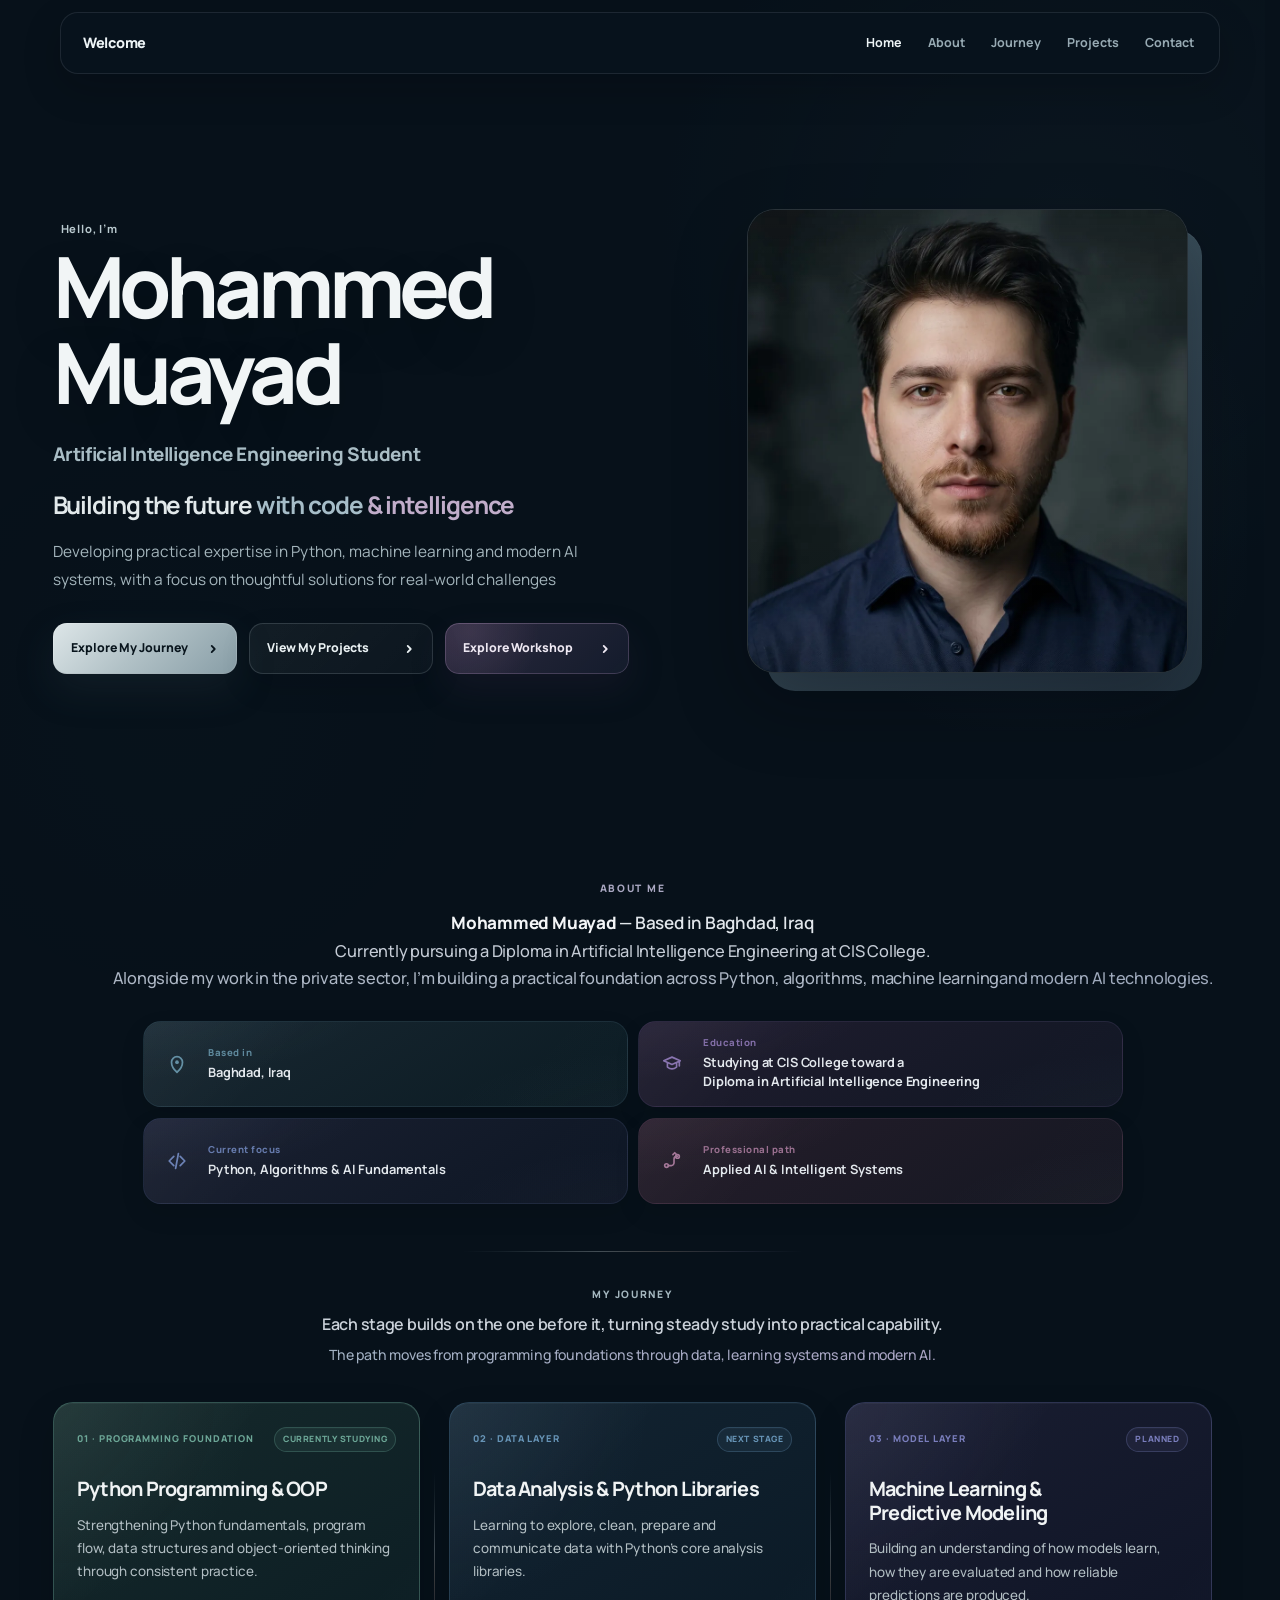
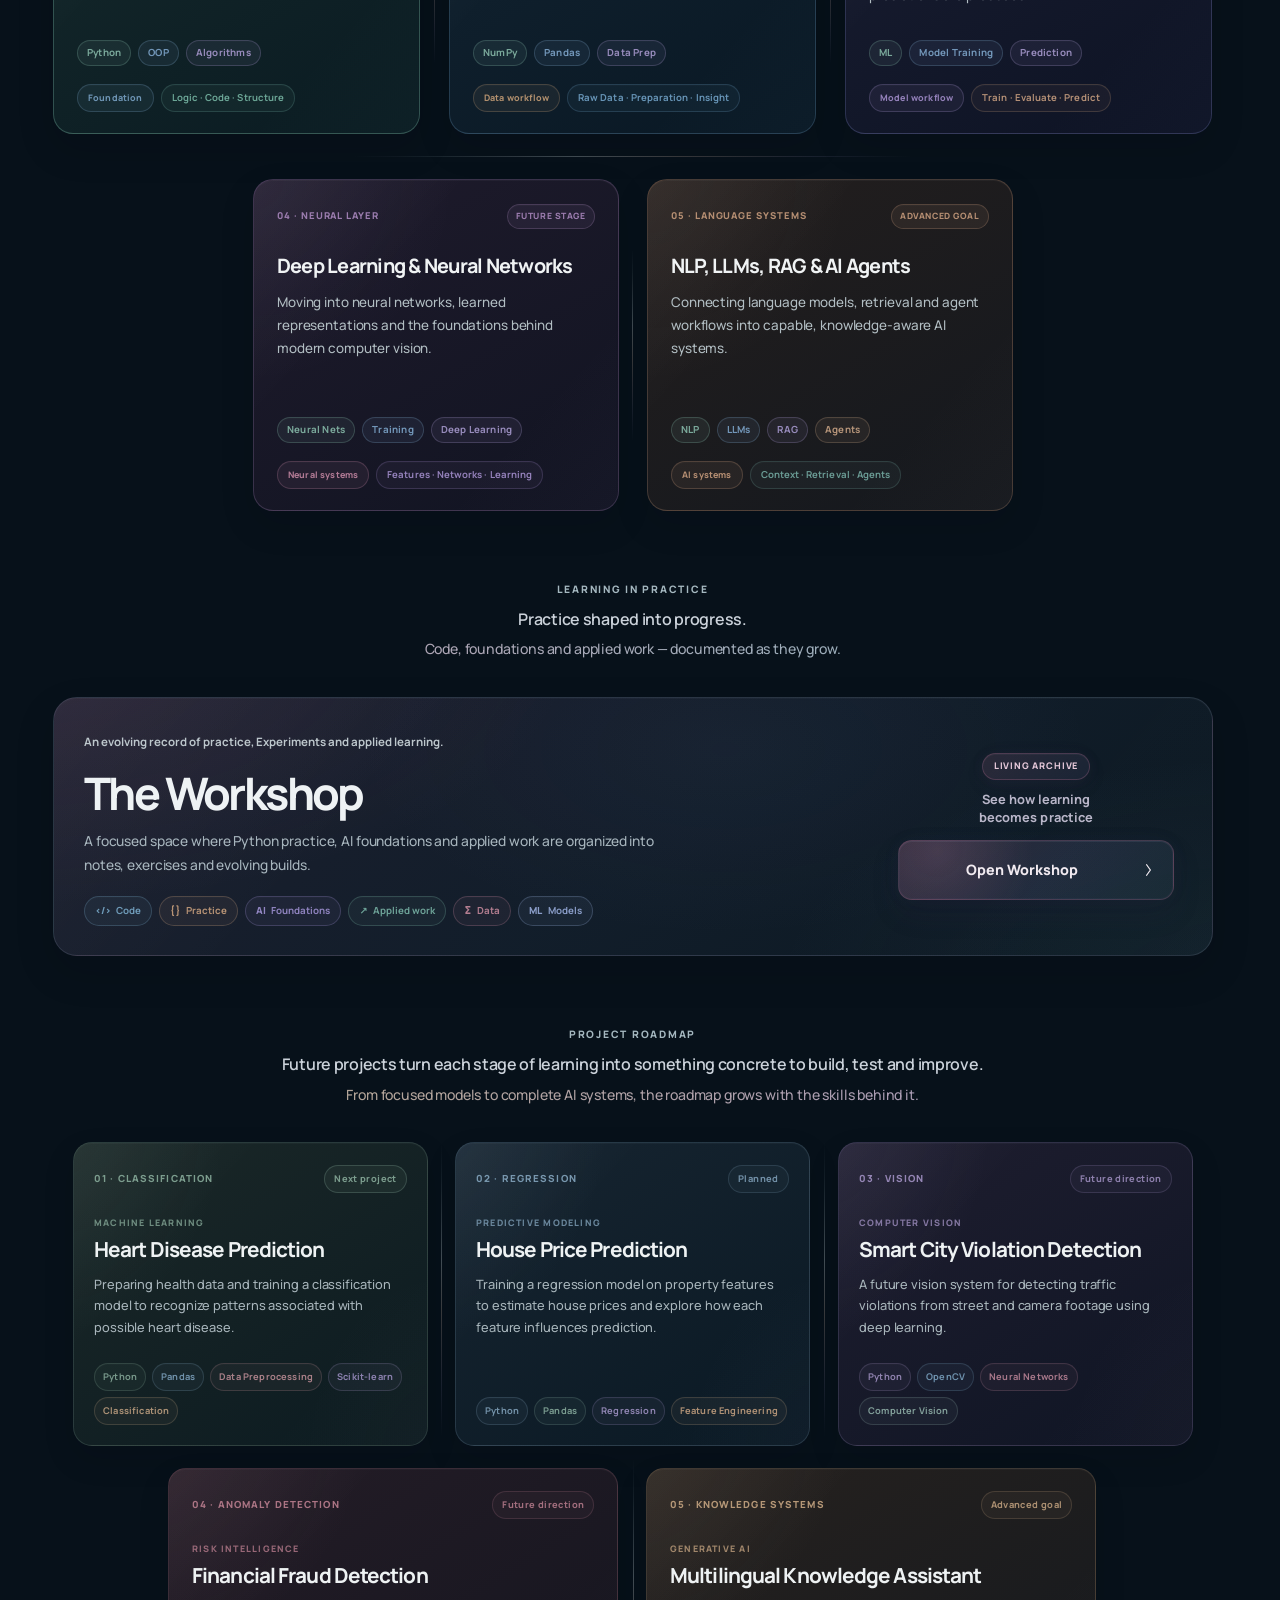
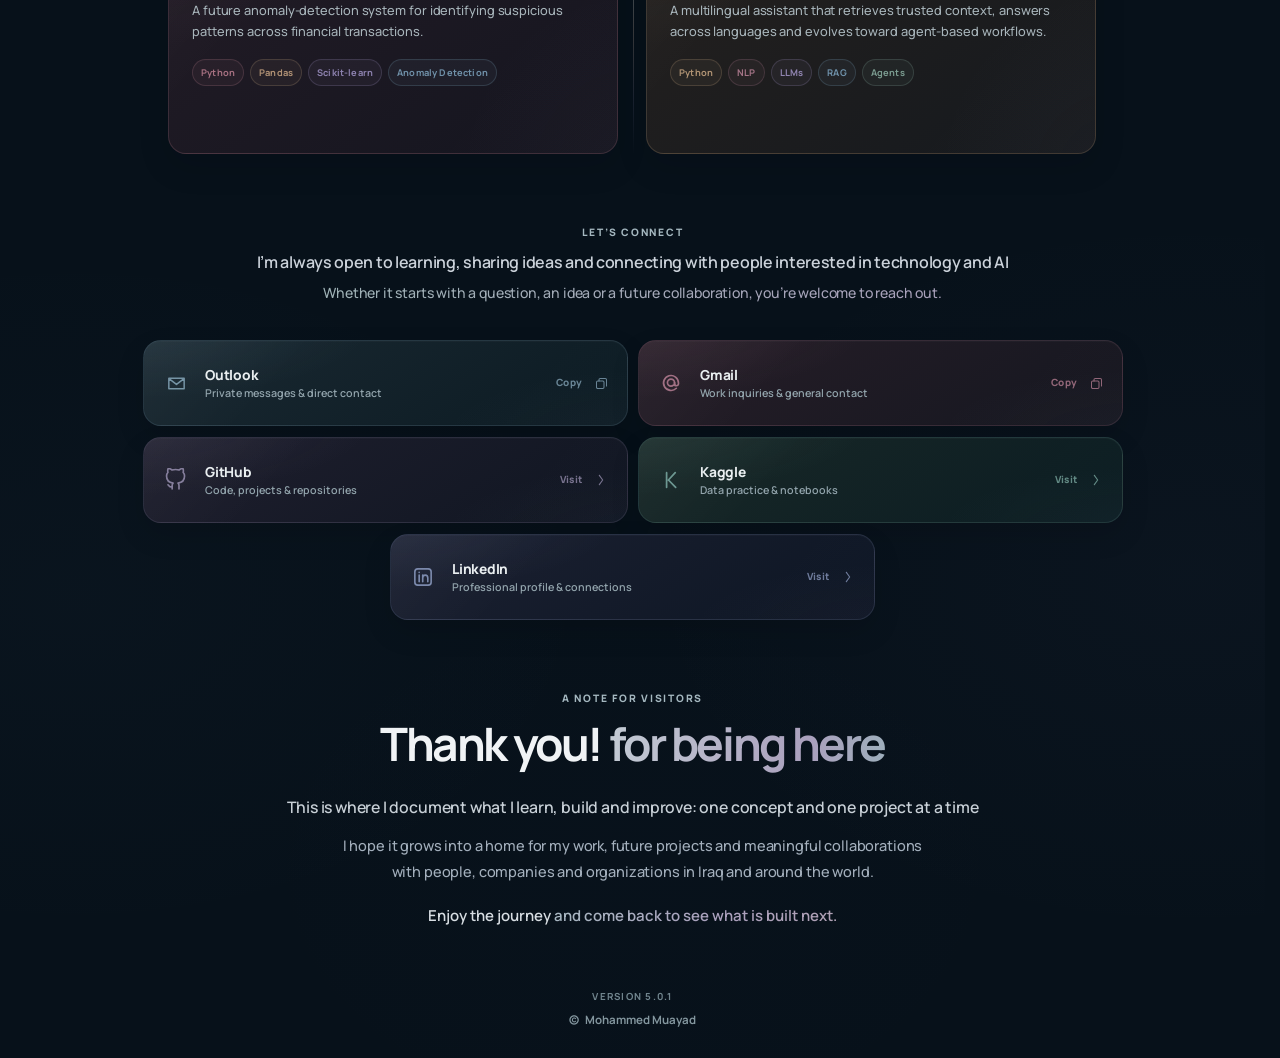
<file: index.html>
<!DOCTYPE html>
<html lang="en">
<head>
  <meta charset="utf-8">
  <meta name="viewport" content="width=device-width, initial-scale=1">
  <meta name="description" content="Mohammed Muayad is an AI Engineering student documenting practical work in Python, machine learning, applied AI, and intelligent systems.">
  <meta name="author" content="Mohammed Muayad">
  <meta name="robots" content="index, follow, max-image-preview:large">
  <meta name="theme-color" content="#07111a">
  <link rel="canonical" href="https://thismieo.github.io/">
  <meta property="og:type" content="website">
  <meta property="og:site_name" content="Mohammed Muayad">
  <meta property="og:title" content="Mohammed Muayad | AI Engineering & Applied AI">
  <meta property="og:description" content="Building the future with code &amp; intelligence. Follow a real journey through applied AI, automation, and intelligent systems.">
  <meta property="og:url" content="https://thismieo.github.io/">
  <meta property="og:image" content="https://thismieo.github.io/assets/mohammed-portrait.webp">
  <meta property="og:image:secure_url" content="https://thismieo.github.io/assets/mohammed-portrait.webp">
  <meta property="og:image:type" content="image/webp">
  <meta property="og:image:width" content="1024">
  <meta property="og:image:height" content="1024">
  <meta property="og:image:alt" content="Mohammed Muayad — Building the future with code and intelligence">
  <meta name="twitter:card" content="summary_large_image">
  <meta name="twitter:title" content="Mohammed Muayad | AI Engineering &amp; Applied AI">
  <meta name="twitter:description" content="Building the future with code &amp; intelligence.">
  <meta name="twitter:image" content="https://thismieo.github.io/assets/mohammed-portrait.webp">
  <meta name="twitter:image:alt" content="Mohammed Muayad — AI Engineering Student portfolio">
  <link rel="icon" type="image/svg+xml" href="assets/favicon.svg">
  <link rel="alternate icon" href="assets/favicon.ico" sizes="any">
  <link rel="icon" type="image/png" sizes="32x32" href="assets/favicon-32.png">
  <link rel="apple-touch-icon" sizes="180x180" href="assets/apple-touch-icon.png">
  <link rel="manifest" href="site.webmanifest">
  <link rel="preload" href="assets/manrope-latin-variable.woff2" as="font" type="font/woff2" crossorigin>
  <title>Mohammed Muayad | AI Engineering &amp; Applied AI</title>
  <link rel="stylesheet" href="styles.css?v=5.0.1">
  <link rel="stylesheet" href="contact-linkedin.css?v=5.0.1">
  <link rel="stylesheet" href="workshop-integrated.css?v=5.0.1">
  <link rel="stylesheet" href="visual-system.css?v=5.0.1">
  <script src="script.js?v=5.0.1" defer></script>
  <script src="workshop-integrated.js?v=5.0.1" defer></script>
  <script type="application/ld+json">
  {
    "@context": "https://schema.org",
    "@type": "Person",
    "name": "Mohammed Muayad",
    "url": "https://thismieo.github.io/",
    "image": "https://thismieo.github.io/assets/mohammed-portrait.webp",
    "jobTitle": "AI Engineering Student",
    "description": "AI Engineering student learning and applying artificial intelligence, automation, Python, and machine learning.",
    "sameAs": ["https://github.com/thismieo", "https://www.linkedin.com/in/mohammedmuayad/"],
    "knowsAbout": ["Artificial Intelligence", "Prompt Engineering", "AI Automation", "Python", "Machine Learning"]
  }
  </script>
</head>
<body class="level-two level-three level-four level-five-night">
  <a class="skip-link" href="#main-content">Skip to content</a>
  <div class="workshop-transition" data-workshop-transition aria-hidden="true"></div>

  <header class="site-header" data-header>
    <div class="header-inner shell">
      <a class="wordmark" href="#home" aria-label="Welcome — Home">Welcome</a>
      <nav class="site-nav" id="site-nav" aria-label="Primary navigation" data-nav>
        <a href="#home">Home</a>
        <a href="#about">About</a>
        <a href="#journey">Journey</a>
        <a href="#projects">Projects</a>
        <a href="#contact">Contact</a>
      </nav>
    </div>
  </header>

  <button class="section-stepper" type="button" data-previous-section aria-label="Previous section" title="Previous section" disabled>
    <svg viewBox="0 0 20 14" aria-hidden="true"><path d="m3 10 7-6 7 6"/></svg>
  </button>

  <div class="portfolio-panel">
  <main id="main-content" tabindex="-1" aria-label="Portfolio">
    <section class="hero shell" id="home" aria-labelledby="hero-title">
      <div class="hero-copy">
        <p class="eyebrow">Hello, I’m</p>
        <h1 id="hero-title">Mohammed<br>Muayad</h1>
        <p class="hero-role">Artificial Intelligence Engineering Student</p>
        <p class="hero-tagline"><span class="hero-tagline-future">Building the future</span> <span class="hero-tagline-code">with code</span> <span class="hero-tagline-intelligence">&amp; intelligence</span></p>
        <p class="hero-intro"><span>Developing practical expertise in Python, machine learning</span> <span>and modern AI systems, with a focus on thoughtful solutions</span> <span>for real-world challenges</span></p>
        <div class="hero-actions">
          <a class="hero-cta hero-cta-primary" href="#journey" data-hero-cta><span class="hero-cta-label">Explore My Journey</span><svg class="hero-cta-icon" viewBox="0 0 20 20" aria-hidden="true" focusable="false"><path d="M6.75 4.5 12.25 10l-5.5 5.5" vector-effect="non-scaling-stroke"/></svg></a>
          <a class="hero-cta hero-cta-secondary" href="#projects" data-hero-cta><span class="hero-cta-label">View My Projects</span><svg class="hero-cta-icon" viewBox="0 0 20 20" aria-hidden="true" focusable="false"><path d="M6.75 4.5 12.25 10l-5.5 5.5" vector-effect="non-scaling-stroke"/></svg></a>
          <a class="hero-cta hero-cta-workshop" href="#workshop-gateway" data-hero-cta><span class="hero-cta-label">Explore Workshop</span><svg class="hero-cta-icon" viewBox="0 0 20 20" aria-hidden="true" focusable="false"><path d="M6.75 4.5 12.25 10l-5.5 5.5" vector-effect="non-scaling-stroke"/></svg></a>
        </div>
      </div>
      <div class="portrait-stage"><div class="portrait-backdrop" aria-hidden="true"></div><figure class="portrait-frame"><img src="assets/mohammed-portrait.webp" alt="Portrait of Mohammed Muayad" width="1024" height="1024" fetchpriority="high"></figure></div>
    </section>

    <section class="about section" id="about" aria-label="About me">
      <div class="shell about-grid">
        <div class="section-heading"><p class="eyebrow">About me</p></div>
        <div class="about-content">
          <p class="about-summary"><span class="about-summary-line"><strong>Mohammed Muayad</strong> — Based in Baghdad, Iraq</span> <span class="about-summary-line">Currently pursuing a Diploma in<br class="about-mobile-break"> Artificial Intelligence Engineering at CIS College.</span> <span class="about-summary-line about-work-summary">Alongside my work in the private sector, <span class="about-keep-together">I’m building</span> a practical<br class="about-mobile-break"> foundation across Python, algorithms, machine learning<br class="about-mobile-break"><span class="about-work-tail">and modern AI technologies.</span></span></p>
          <dl class="facts" aria-label="Profile details"><div><dt>Based in</dt><dd>Baghdad, Iraq</dd></div><div><dt>Education</dt><dd class="about-education-value"><span>Studying at CIS College toward a</span><span><strong>Diploma in Artificial Intelligence Engineering</strong></span></dd></div><div><dt>Current focus</dt><dd>Python, Algorithms &amp; AI Fundamentals</dd></div><div><dt>Professional path</dt><dd>Applied AI &amp; Intelligent Systems</dd></div></dl>
        </div>
      </div>
    </section>

    <section class="journey section shell" id="journey" aria-label="My journey">
      <div class="section-heading section-heading-row section-heading-copy"><div><p class="eyebrow">My journey</p></div><p class="section-intro section-intro-journey"><span class="section-intro-primary">Each stage builds on the one before it, turning steady study into practical capability.</span><span class="section-intro-secondary">The path moves from programming foundations through data, learning systems and modern AI.</span></p></div>
      <div class="timeline" role="list" aria-label="Learning stages">
        <div class="journey-row journey-row-primary">
          <article class="timeline-item journey-stage-01 is-current-stage" role="listitem">
            <div class="timeline-card-head"><span class="timeline-index">01 · Programming foundation</span><span class="timeline-state">Currently studying</span></div>
            <h3>Python Programming &amp; OOP</h3>
            <p class="timeline-copy">Strengthening Python fundamentals, program flow, data structures and object-oriented thinking through consistent practice.</p>
            <ul class="timeline-tags" aria-label="Python Programming and OOP topics"><li>Python</li><li>OOP</li><li>Algorithms</li></ul>
            <div class="timeline-foot"><span>Foundation</span><strong>Logic · Code · Structure</strong></div>
          </article>
          <span class="journey-card-separator" aria-hidden="true"></span>
          <article class="timeline-item journey-stage-02" role="listitem">
            <div class="timeline-card-head"><span class="timeline-index">02 · Data layer</span><span class="timeline-state">Next stage</span></div>
            <h3>Data Analysis &amp; Python Libraries</h3>
            <p class="timeline-copy">Learning to explore, clean, prepare and communicate data with Python’s core analysis libraries.</p>
            <ul class="timeline-tags" aria-label="Data Analysis and Python Libraries topics"><li>NumPy</li><li>Pandas</li><li>Data Prep</li></ul>
            <div class="timeline-foot"><span>Data workflow</span><strong>Raw Data · Preparation · Insight</strong></div>
          </article>
          <span class="journey-card-separator" aria-hidden="true"></span>
          <article class="timeline-item journey-stage-03" role="listitem">
            <div class="timeline-card-head"><span class="timeline-index">03 · Model layer</span><span class="timeline-state">Planned</span></div>
            <h3>Machine Learning &amp; Predictive Modeling</h3>
            <p class="timeline-copy">Building an understanding of how models learn, how they are evaluated and how reliable predictions are produced.</p>
            <ul class="timeline-tags" aria-label="Machine Learning and Predictive Modeling topics"><li>ML</li><li>Model Training</li><li>Prediction</li></ul>
            <div class="timeline-foot"><span>Model workflow</span><strong>Train · Evaluate · Predict</strong></div>
          </article>
        </div>
        <div class="journey-row-divider" aria-hidden="true"><span></span></div>
        <div class="journey-row journey-row-secondary">
          <article class="timeline-item journey-stage-04" role="listitem">
            <div class="timeline-card-head"><span class="timeline-index">04 · Neural layer</span><span class="timeline-state">Future stage</span></div>
            <h3>Deep Learning &amp; Neural Networks</h3>
            <p class="timeline-copy">Moving into neural networks, learned representations and the foundations behind modern computer vision.</p>
            <ul class="timeline-tags" aria-label="Deep Learning and Neural Networks topics"><li>Neural Nets</li><li>Training</li><li>Deep Learning</li></ul>
            <div class="timeline-foot"><span>Neural systems</span><strong>Features · Networks · Learning</strong></div>
          </article>
          <span class="journey-card-separator" aria-hidden="true"></span>
          <article class="timeline-item journey-stage-05" role="listitem">
            <div class="timeline-card-head"><span class="timeline-index">05 · Language systems</span><span class="timeline-state">Advanced goal</span></div>
            <h3>NLP, LLMs, RAG &amp; AI Agents</h3>
            <p class="timeline-copy">Connecting language models, retrieval and agent workflows into capable, knowledge-aware AI systems.</p>
            <ul class="timeline-tags" aria-label="NLP, LLMs, RAG and AI Agents topics"><li>NLP</li><li>LLMs</li><li>RAG</li><li>Agents</li></ul>
            <div class="timeline-foot"><span>AI systems</span><strong>Context · Retrieval · Agents</strong></div>
          </article>
        </div>
      </div>
      <div class="workshop-entry-intro section-heading-copy">
        <p class="eyebrow">Learning in practice</p>
        <p class="section-intro section-intro-workshop"><span class="section-intro-primary">Practice shaped into progress.</span><span class="section-intro-secondary">Code, foundations and applied work — documented as they grow.</span></p>
      </div>
      <div class="workshop-entry" id="workshop-gateway" data-workshop-card>
        <div class="workshop-entry-main">
          <div class="workshop-entry-topline"><span class="workshop-entry-card-note"><span>An evolving record of practice</span><span>Experiments and applied learning.</span></span></div>
          <span class="workshop-entry-title">The Workshop</span>
          <span class="workshop-entry-copy">A focused space where Python practice, AI foundations and applied work are organized into notes, exercises and evolving builds.</span>
          <div class="workshop-entry-signals" aria-label="Workshop focus">
            <span class="workshop-entry-signal workshop-entry-signal-code"><span class="workshop-entry-signal-symbol" aria-hidden="true">&lt;/&gt;</span><span>Code</span></span>
            <span class="workshop-entry-signal workshop-entry-signal-practice"><span class="workshop-entry-signal-symbol" aria-hidden="true">{ }</span><span>Practice</span></span>
            <span class="workshop-entry-signal workshop-entry-signal-ai"><span class="workshop-entry-signal-symbol" aria-hidden="true">AI</span><span>Foundations</span></span>
            <span class="workshop-entry-signal workshop-entry-signal-build"><span class="workshop-entry-signal-symbol" aria-hidden="true">↗</span><span>Applied work</span></span>
            <span class="workshop-entry-signal workshop-entry-signal-data"><span class="workshop-entry-signal-symbol" aria-hidden="true">Σ</span><span>Data</span></span>
            <span class="workshop-entry-signal workshop-entry-signal-models"><span class="workshop-entry-signal-symbol" aria-hidden="true">ML</span><span>Models</span></span>
          </div>
        </div>
        <div class="workshop-entry-cta"><span class="workshop-entry-badge">Living archive</span><span class="workshop-entry-cta-note">See how learning becomes practice</span><button class="workshop-entry-action" type="button" data-open-workshop aria-label="Open The Workshop"><span class="workshop-entry-action-label">Open Workshop</span><svg class="workshop-control-chevron" viewBox="0 0 12 20" aria-hidden="true"><path d="m3.5 3 5 7-5 7"/></svg></button></div>
      </div>
    </section>

    <section class="projects section" id="projects" aria-label="Project roadmap">
      <div class="shell"><div class="section-heading section-heading-row section-heading-copy"><div><p class="eyebrow">Project roadmap</p></div><p class="section-intro section-intro-projects"><span class="section-intro-primary">Future projects turn each stage of learning into something concrete to build, test and improve.</span><span class="section-intro-secondary">From focused models to complete AI systems, the roadmap grows with the skills behind it.</span></p></div>
        <div class="project-grid">
          <article class="project-card project-card-compact"><div class="project-meta"><span class="project-index">01 · Classification</span><span class="status status-next">Next project</span></div><p class="project-field">Machine learning</p><h3>Heart Disease Prediction</h3><p>Preparing health data and training a classification model to recognize patterns associated with possible heart disease.</p><ul class="tags"><li>Python</li><li>Pandas</li><li>Data Preprocessing</li><li>Scikit-learn</li><li>Classification</li></ul></article><span class="project-mobile-separator" aria-hidden="true"><span></span></span>
          <article class="project-card project-card-compact"><div class="project-meta"><span class="project-index">02 · Regression</span><span class="status">Planned</span></div><p class="project-field">Predictive modeling</p><h3>House Price Prediction</h3><p>Training a regression model on property features to estimate house prices and explore how each feature influences prediction.</p><ul class="tags"><li>Python</li><li>Pandas</li><li>Regression</li><li>Feature Engineering</li></ul></article><span class="project-mobile-separator" aria-hidden="true"><span></span></span>
          <article class="project-card project-card-compact"><div class="project-meta"><span class="project-index">03 · Vision</span><span class="status">Future direction</span></div><p class="project-field">Computer vision</p><h3>Smart City Violation Detection</h3><p>A future vision system for detecting traffic violations from street and camera footage using deep learning.</p><ul class="tags"><li>Python</li><li>OpenCV</li><li>Neural Networks</li><li>Computer Vision</li></ul></article><span class="project-mobile-separator" aria-hidden="true"><span></span></span>
          <article class="project-card project-card-medium"><div class="project-meta"><span class="project-index">04 · Anomaly detection</span><span class="status">Future direction</span></div><p class="project-field">Risk intelligence</p><h3>Financial Fraud Detection</h3><p>A future anomaly-detection system for identifying suspicious patterns across financial transactions.</p><ul class="tags"><li>Python</li><li>Pandas</li><li>Scikit-learn</li><li>Anomaly Detection</li></ul></article><span class="project-mobile-separator" aria-hidden="true"><span></span></span>
          <article class="project-card project-card-medium"><div class="project-meta"><span class="project-index">05 · Knowledge systems</span><span class="status">Advanced goal</span></div><p class="project-field">Generative AI</p><h3>Multilingual Knowledge Assistant</h3><p>A multilingual assistant that retrieves trusted context, answers across languages and evolves toward agent-based workflows.</p><ul class="tags"><li>Python</li><li>NLP</li><li>LLMs</li><li>RAG</li><li>Agents</li></ul></article>
          <span class="project-separator project-separator-top-one" aria-hidden="true"></span><span class="project-separator project-separator-top-two" aria-hidden="true"></span><span class="project-separator project-separator-bottom" aria-hidden="true"></span>
        </div>
      </div>
    </section>

    <section class="contact section shell" id="contact" aria-label="Let’s connect">
      <div class="contact-copy section-heading-copy"><p class="eyebrow">Let’s connect</p><p class="section-intro section-intro-contact"><span class="section-intro-primary contact-intro-primary"><span class="contact-copy-line">I’m always open to learning, sharing ideas and</span> <span class="contact-copy-line">connecting with people interested in technology and AI</span></span><span class="section-intro-secondary">Whether it starts with a question, an idea or a future collaboration, you’re welcome to reach out.</span></p></div>
      <div class="contact-links">
        <div class="contact-card contact-card-private contact-card-email"><div class="contact-card-main"><span class="contact-icon" aria-hidden="true"><svg viewBox="0 0 24 24" fill="none"><path d="M4 6.5h16v11H4zM4.8 7.4 12 13l7.2-5.6"/></svg></span><span class="contact-card-copy"><span class="contact-platform">Outlook</span><span class="contact-card-purpose">Private messages &amp; direct contact</span></span></div><button class="contact-card-action contact-copy-button" type="button" data-copy-email="thismieo@outlook.com" data-copy-label="Copy private Outlook address" aria-label="Copy private Outlook address"><span class="contact-action-label">Copy</span><span class="contact-action-icon" aria-hidden="true"><svg class="copy-icon" viewBox="0 0 24 24"><rect x="4" y="8" width="12" height="12" rx="2"/><path d="M8 8V6a2 2 0 0 1 2-2h8a2 2 0 0 1 2 2v10"/></svg><svg class="copy-check" viewBox="0 0 24 24"><path d="m5 12.5 4.2 4.2L19 7"/></svg></span></button></div>
        <div class="contact-card contact-card-general contact-card-email"><div class="contact-card-main"><span class="contact-icon" aria-hidden="true"><svg viewBox="0 0 24 24" fill="none"><path d="M15.6 15.2V9h-3.4a3.4 3.4 0 1 0 3.4 3.4v1.1a2.3 2.3 0 0 0 4.6 0V12a8.2 8.2 0 1 0-2.4 5.8"/></svg></span><span class="contact-card-copy"><span class="contact-platform">Gmail</span><span class="contact-card-purpose">Work inquiries &amp; general contact</span></span></div><button class="contact-card-action contact-copy-button" type="button" data-copy-email="thismieo@gmail.com" data-copy-label="Copy work and general Gmail address" aria-label="Copy work and general Gmail address"><span class="contact-action-label">Copy</span><span class="contact-action-icon" aria-hidden="true"><svg class="copy-icon" viewBox="0 0 24 24"><rect x="4" y="8" width="12" height="12" rx="2"/><path d="M8 8V6a2 2 0 0 1 2-2h8a2 2 0 0 1 2 2v10"/></svg><svg class="copy-check" viewBox="0 0 24 24"><path d="m5 12.5 4.2 4.2L19 7"/></svg></span></button></div>
        <div class="contact-card contact-card-github"><div class="contact-card-main"><span class="contact-icon" aria-hidden="true"><svg viewBox="0 0 24 24" fill="none"><path d="M8.5 19.2c-3 .9-3-1.5-4.2-1.9M12.8 21v-3.5c0-1 .1-1.4-.5-2 2.6-.3 5.4-1.3 5.4-5.8 0-1.3-.5-2.4-1.2-3.2.1-.3.5-1.5-.1-3.1 0 0-1-.3-3.3 1.2a11.5 11.5 0 0 0-6 0C4.8 3 3.8 3.4 3.8 3.4c-.6 1.6-.2 2.8-.1 3.1A4.6 4.6 0 0 0 2.5 9.7c0 4.5 2.8 5.5 5.4 5.8-.5.5-.6 1.1-.6 2V21"/></svg></span><span class="contact-card-copy"><span class="contact-platform">GitHub</span><span class="contact-card-purpose">Code, projects &amp; repositories</span></span></div><a class="contact-card-action contact-link-action" href="https://github.com/thismieo" target="_blank" rel="noopener noreferrer" aria-label="Open Mohammed's GitHub profile in a new tab"><span class="contact-action-label">Visit</span><span class="contact-action-icon" aria-hidden="true"><svg class="contact-chevron" viewBox="0 0 12 20"><path d="m3.5 3 5 7-5 7"/></svg></span></a></div>
        <div class="contact-card contact-card-kaggle"><div class="contact-card-main"><span class="contact-icon" aria-hidden="true"><svg viewBox="0 0 24 24" fill="none"><path d="M8 4v16M8 13l7-9M8 13l8 7"/></svg></span><span class="contact-card-copy"><span class="contact-platform">Kaggle</span><span class="contact-card-purpose">Data practice &amp; notebooks</span></span></div><a class="contact-card-action contact-link-action" href="https://kaggle.com/thismieo" target="_blank" rel="noopener noreferrer" aria-label="Open Mohammed's Kaggle profile in a new tab"><span class="contact-action-label">Visit</span><span class="contact-action-icon" aria-hidden="true"><svg class="contact-chevron" viewBox="0 0 12 20"><path d="m3.5 3 5 7-5 7"/></svg></span></a></div>
        <div class="contact-card contact-card-linkedin"><div class="contact-card-main"><span class="contact-icon" aria-hidden="true"><svg viewBox="0 0 24 24" fill="none"><rect x="3.5" y="3.5" width="17" height="17" rx="3.2"/><path d="M8 10v7M8 7.25v.1M11.5 17v-7M11.5 13.1c0-1.85 1.05-3.15 2.85-3.15 1.8 0 2.65 1.2 2.65 3.3V17"/></svg></span><span class="contact-card-copy"><span class="contact-platform">LinkedIn</span><span class="contact-card-purpose">Professional profile &amp; connections</span></span></div><a class="contact-card-action contact-link-action" href="https://www.linkedin.com/in/mohammedmuayad/" target="_blank" rel="noopener noreferrer" aria-label="Open Mohammed's LinkedIn profile in a new tab"><span class="contact-action-label">Visit</span><span class="contact-action-icon" aria-hidden="true"><svg class="contact-chevron" viewBox="0 0 12 20"><path d="m3.5 3 5 7-5 7"/></svg></span></a></div>
      </div>
    </section>

    <section class="closing-note section shell" id="closing" aria-labelledby="closing-title"><div class="closing-note-copy"><p class="eyebrow">A note for visitors</p><h2 id="closing-title"><span>Thank you!</span><span>for being here</span></h2><div class="closing-message"><p class="closing-message-primary"><span class="closing-copy-line">This is where I document what I learn,</span> <span class="closing-copy-line">build and improve: one concept and one project at a time</span></p><p class="closing-message-secondary"><span class="closing-copy-line">I hope it grows into a home for my work, future projects</span> <span class="closing-copy-line">and meaningful collaborations with people,</span> <span class="closing-copy-line">companies and organizations in Iraq and around the world.</span></p><p class="closing-signoff"><span>Enjoy the journey</span> <span>and come back to see what is built next.</span></p></div></div></section>
  </main>
  <footer class="site-footer"><div class="shell footer-inner"><p class="footer-version">Version 5.0.1</p><p class="footer-copyright"><span aria-hidden="true">©</span> Mohammed Muayad</p></div></footer>
  </div>
  <div class="copy-toast" data-copy-toast role="status" aria-live="polite" aria-atomic="true"></div>

  <main aria-labelledby="workshop-title" class="workshop-view" data-workshop-view hidden>
    <header class="workshop-header shell"><button aria-label="Back to journey" class="workshop-back" data-close-workshop type="button"><svg aria-hidden="true" class="workshop-control-chevron workshop-control-chevron-back" viewBox="0 0 12 20"><path d="m8.5 3-5 7 5 7"></path></svg><span>Back to Journey</span></button><p>The Workshop</p></header>
    <div class="workshop-main shell">
      <div class="workshop-hero workshop-masthead">
        <div class="workshop-masthead-meta"><p class="workshop-masthead-updated">Updated · Aug 2026</p></div>
        <h1 class="workshop-masthead-title" id="workshop-title">Learning, built through practice.</h1>
        <p class="workshop-masthead-copy"><span class="workshop-masthead-copy-main">Python practice, AI foundations and applied work</span><span class="workshop-masthead-copy-growth">Documented as they grow.</span></p>
      </div>

      <section aria-labelledby="current-title" class="workshop-block python-development-block" data-practice-root>
        <div class="workshop-block-heading python-section-heading"><p class="eyebrow">Python Development</p><h2 class="python-section-title" id="current-title">Practice in progress</h2><p class="python-section-copy"><span class="workshop-heading-copy-primary">Progress made visible through code.</span><span class="workshop-heading-copy-secondary">Current Python study, exercises and evolving programs — documented as each concept becomes practical skill.</span></p></div>
        <article class="current-track-card" data-python-programming-card><div><span class="workshop-state current">Studying now</span><h3>Python Programming</h3><p>A practical path through Python fundamentals, focused on steady progress, hands-on practice and building clear programming solutions</p></div><ul class="current-track-topics"><li>Syntax &amp; indentation</li><li>Variables &amp; data types</li><li>Lists, tuples, sets &amp; dictionaries</li><li>Operators &amp; user input</li></ul></article>
        <div aria-label="Python practice collections" class="practice-milestones" data-practice-layout>
          <article class="practice-milestone practice-milestone-featured" data-practice-card="featured"><div class="practice-milestone-top"><span class="practice-milestone-number">01 · Showcase</span><span class="practice-milestone-count">5 programs</span></div><h3 class="practice-milestone-title">Featured Practice</h3><p class="practice-milestone-copy">Refined versions of completed exercises, shaped into fuller programs while staying within the Python concepts currently studied</p><div aria-hidden="true" class="practice-skill-list"><span>Validation</span><span>Loops</span><span>Conditions</span><span>Reports</span><span>Program Flow</span></div><button aria-controls="practice-explorer-featured" aria-expanded="false" aria-label="Explore Featured Practice, 5 programs" class="practice-milestone-action" data-practice-group="featured" type="button"><span data-practice-action-label>Explore programs</span><svg aria-hidden="true" class="practice-action-chevron" viewBox="0 0 12 20"><path d="m3.5 3 5 7-5 7" data-practice-chevron-path></path></svg></button></article>
          <div aria-hidden="true" class="practice-explorer-slot" data-practice-slot="featured"><div class="practice-explorer-slot-inner"><div class="practice-explorer" data-active-group="featured" data-practice-explorer="featured" id="practice-explorer-featured"><aside aria-label="Python exercise selector" class="practice-exercise-nav"><div class="practice-explorer-label"><strong data-practice-group-label>Featured Practice</strong><span data-practice-progress>01 / 05</span></div><div aria-orientation="horizontal" class="practice-exercise-list" data-practice-list role="tablist"></div></aside><article class="practice-detail" data-practice-detail id="practice-detail-panel-featured" role="tabpanel"><div class="practice-detail-kicker"><span class="practice-detail-index" data-practice-detail-index>Program 01</span><span class="practice-detail-badge" data-practice-detail-badge>Featured build</span></div><h3 data-practice-detail-title>Prime Number Analyzer</h3><p class="practice-detail-summary" data-practice-detail-summary></p><div class="practice-concept"><p class="practice-concept-label">What this builds on</p><p data-practice-detail-concept></p></div><ul aria-label="Practiced concepts" class="practice-detail-skills" data-practice-detail-skills></ul><div class="practice-code-viewer"><div class="practice-code-header"><div class="practice-code-meta"><span class="practice-code-language">Python</span><span class="practice-code-title" data-practice-code-title>Prime Number Analyzer</span></div><button aria-label="Copy exercise code" class="practice-copy-button" data-practice-copy type="button"><svg aria-hidden="true" viewBox="0 0 24 24"><rect height="12" rx="2" width="12" x="4" y="8"></rect><path d="M8 8V6a2 2 0 0 1 2-2h8a2 2 0 0 1 2 2v10"></path></svg><span>Copy code</span></button></div><div aria-label="Python code" class="practice-code-scroll" tabindex="0"><pre class="practice-code"><code data-practice-code></code></pre></div></div><p aria-live="polite" class="practice-copy-status" data-practice-copy-status role="status"></p></article></div></div></div>
          <article class="practice-milestone practice-milestone-archive" data-practice-card="archive"><div class="practice-milestone-top"><span class="practice-milestone-number">02 · Archive</span><span class="practice-milestone-count">7 exercises</span></div><h3 class="practice-milestone-title">Learning Archive</h3><p class="practice-milestone-copy">Earlier exercises preserved as evidence of the foundations behind the stronger programs, without letting the simplest work lead the presentation</p><div aria-hidden="true" class="practice-skill-list"><span>Input</span><span>Arithmetic</span><span>if / else</span><span>Conversion</span><span>Logic</span></div><button aria-controls="practice-explorer-archive" aria-expanded="false" aria-label="Open Learning Archive, 7 exercises" class="practice-milestone-action" data-practice-group="archive" type="button"><span data-practice-action-label>Open archive</span><svg aria-hidden="true" class="practice-action-chevron" viewBox="0 0 12 20"><path d="m3.5 3 5 7-5 7" data-practice-chevron-path></path></svg></button></article>
          <div aria-hidden="true" class="practice-explorer-slot" data-practice-slot="archive"><div class="practice-explorer-slot-inner"><div class="practice-explorer" data-active-group="archive" data-practice-explorer="archive" id="practice-explorer-archive"><aside aria-label="Python exercise selector" class="practice-exercise-nav"><div class="practice-explorer-label"><strong data-practice-group-label>Learning Archive</strong><span data-practice-progress>01 / 07</span></div><div aria-orientation="horizontal" class="practice-exercise-list" data-practice-list role="tablist"></div></aside><article class="practice-detail" data-practice-detail id="practice-detail-panel-archive" role="tabpanel"><div class="practice-detail-kicker"><span class="practice-detail-index" data-practice-detail-index>Exercise 01</span><span class="practice-detail-badge" data-practice-detail-badge>Original exercise</span></div><h3 data-practice-detail-title>Even or Odd</h3><p class="practice-detail-summary" data-practice-detail-summary></p><div class="practice-concept"><p class="practice-concept-label">What this builds on</p><p data-practice-detail-concept></p></div><ul aria-label="Practiced concepts" class="practice-detail-skills" data-practice-detail-skills></ul><div class="practice-code-viewer"><div class="practice-code-header"><div class="practice-code-meta"><span class="practice-code-language">Python</span><span class="practice-code-title" data-practice-code-title>Even or Odd</span></div><button aria-label="Copy exercise code" class="practice-copy-button" data-practice-copy type="button"><svg aria-hidden="true" viewBox="0 0 24 24"><rect height="12" rx="2" width="12" x="4" y="8"></rect><path d="M8 8V6a2 2 0 0 1 2-2h8a2 2 0 0 1 2 2v10"></path></svg><span>Copy code</span></button></div><div aria-label="Python code" class="practice-code-scroll" tabindex="0"><pre class="practice-code"><code data-practice-code></code></pre></div></div><p aria-live="polite" class="practice-copy-status" data-practice-copy-status role="status"></p></article></div></div></div>
        </div>
      </section>

      <section aria-labelledby="workshop-title" class="workshop-block knowledge-application-block knowledge-application-merged">
        <div class="workshop-subgroup workshop-subgroup-foundation">
          <div class="workshop-subgroup-heading"><p class="eyebrow workshop-subgroup-label">Foundation</p><p class="workshop-subgroup-copy"><span class="workshop-heading-copy-primary">The ideas behind the systems.</span><span class="workshop-heading-copy-secondary">Core concepts in data, algorithms and AI — organized as the foundation for everything built next.</span></p></div>
          <div class="workshop-grid workshop-grid-foundation">
            <article class="workshop-card knowledge-card workshop-accent-teal"><div class="knowledge-card-head"><span class="knowledge-card-icon" aria-hidden="true"><svg viewBox="0 0 24 24"><circle cx="6" cy="7" r="2"/><circle cx="18" cy="7" r="2"/><circle cx="12" cy="17" r="2"/><path d="M7.7 8.1 10.7 15M16.3 8.1 13.3 15M8 7h8"/></svg></span><span class="knowledge-card-step">Foundation 01</span></div><h3>AI Foundations</h3><p class="knowledge-card-copy">Building a clear mental model of how AI systems learn from examples, represent information and make useful predictions.</p><ul class="knowledge-card-topics" aria-label="AI Foundations concepts"><li><span class="knowledge-topic-icon" aria-hidden="true"><svg viewBox="0 0 20 20"><path d="M5 10h10M11 6l4 4-4 4"/></svg></span><span class="knowledge-topic-text"><strong>Classification</strong><small>Predicting categories from learned patterns</small></span></li><li><span class="knowledge-topic-icon" aria-hidden="true"><svg viewBox="0 0 20 20"><circle cx="6" cy="10" r="2"/><circle cx="14" cy="6" r="2"/><circle cx="14" cy="14" r="2"/><path d="M8 9 12 7M8 11l4 2"/></svg></span><span class="knowledge-topic-text"><strong>Regression</strong><small>Estimating continuous numeric values</small></span></li><li><span class="knowledge-topic-icon" aria-hidden="true"><svg viewBox="0 0 20 20"><path d="m5 10 3 3 7-7"/></svg></span><span class="knowledge-topic-text"><strong>Features &amp; labels</strong><small>Understanding model inputs and targets</small></span></li></ul><div class="knowledge-card-foot"><span>Model thinking</span><strong>Patterns · Learning · Prediction</strong></div></article>
            <span class="knowledge-card-separator knowledge-card-separator-1" aria-hidden="true"></span>
            <article class="workshop-card knowledge-card workshop-accent-steel"><div class="knowledge-card-head"><span class="knowledge-card-icon" aria-hidden="true"><svg viewBox="0 0 24 24"><ellipse cx="12" cy="6" rx="7" ry="3"/><path d="M5 6v6c0 1.7 3.1 3 7 3s7-1.3 7-3V6M5 12v6c0 1.7 3.1 3 7 3s7-1.3 7-3v-6"/></svg></span><span class="knowledge-card-step">Foundation 02</span></div><h3>Data Foundations</h3><p class="knowledge-card-copy">Learning how reliable data is collected, described and prepared before it can support analysis or machine learning.</p><ul class="knowledge-card-topics" aria-label="Data Foundations concepts"><li><span class="knowledge-topic-icon" aria-hidden="true"><svg viewBox="0 0 20 20"><path d="M5 10h10M11 6l4 4-4 4"/></svg></span><span class="knowledge-topic-text"><strong>Data types</strong><small>Structured and unstructured information</small></span></li><li><span class="knowledge-topic-icon" aria-hidden="true"><svg viewBox="0 0 20 20"><circle cx="6" cy="10" r="2"/><circle cx="14" cy="6" r="2"/><circle cx="14" cy="14" r="2"/><path d="M8 9 12 7M8 11l4 2"/></svg></span><span class="knowledge-topic-text"><strong>Data quality</strong><small>Missing values, consistency and accuracy</small></span></li><li><span class="knowledge-topic-icon" aria-hidden="true"><svg viewBox="0 0 20 20"><path d="m5 10 3 3 7-7"/></svg></span><span class="knowledge-topic-text"><strong>Preparation</strong><small>Collection, labeling and cleaning</small></span></li></ul><div class="knowledge-card-foot"><span>Data readiness</span><strong>Collect · Clean · Prepare</strong></div></article>
            <span class="knowledge-card-separator knowledge-card-separator-2" aria-hidden="true"></span>
            <article class="workshop-card knowledge-card workshop-accent-indigo"><div class="knowledge-card-head"><span class="knowledge-card-icon" aria-hidden="true"><svg viewBox="0 0 24 24"><circle cx="12" cy="5" r="2.4"/><circle cx="6" cy="17" r="2.4"/><circle cx="18" cy="17" r="2.4"/><path d="M12 7.4v3.2M12 10.6 7.5 14.8M12 10.6l4.5 4.2"/></svg></span><span class="knowledge-card-step">Foundation 03</span></div><h3>Algorithms</h3><p class="knowledge-card-copy">Breaking problems into ordered steps so the logic is understandable before it becomes working code.</p><ul class="knowledge-card-topics" aria-label="Algorithms concepts"><li><span class="knowledge-topic-icon" aria-hidden="true"><svg viewBox="0 0 20 20"><path d="M5 10h10M11 6l4 4-4 4"/></svg></span><span class="knowledge-topic-text"><strong>Inputs &amp; outputs</strong><small>Defining what enters and leaves a process</small></span></li><li><span class="knowledge-topic-icon" aria-hidden="true"><svg viewBox="0 0 20 20"><circle cx="6" cy="10" r="2"/><circle cx="14" cy="6" r="2"/><circle cx="14" cy="14" r="2"/><path d="M8 9 12 7M8 11l4 2"/></svg></span><span class="knowledge-topic-text"><strong>Pseudocode &amp; flow</strong><small>Planning clear solution steps</small></span></li><li><span class="knowledge-topic-icon" aria-hidden="true"><svg viewBox="0 0 20 20"><path d="m5 10 3 3 7-7"/></svg></span><span class="knowledge-topic-text"><strong>Efficiency</strong><small>An introduction to thinking about Big O</small></span></li></ul><div class="knowledge-card-foot"><span>Logic design</span><strong>Input · Steps · Output</strong></div></article>
            <span class="knowledge-card-separator knowledge-card-separator-3" aria-hidden="true"></span>
            <article class="workshop-card knowledge-card workshop-accent-bronze"><div class="knowledge-card-head"><span class="knowledge-card-icon" aria-hidden="true"><svg viewBox="0 0 24 24"><path d="M4.5 6.2h10.2a3.3 3.3 0 0 1 3.3 3.3v3.1a3.3 3.3 0 0 1-3.3 3.3h-4.2L6.3 19v-3.1H4.5a3 3 0 0 1-3-3V9.2a3 3 0 0 1 3-3Z"/><circle cx="7.2" cy="11" r=".75"/><circle cx="10.5" cy="11" r=".75"/><circle cx="13.8" cy="11" r=".75"/><path d="m18.2 4 .65 1.45L20.3 6.1l-1.45.65-.65 1.45-.65-1.45-1.45-.65 1.45-.65L18.2 4Z"/></svg></span><span class="knowledge-card-step">Foundation 04</span></div><h3>LLMs &amp; Chatbots</h3><p class="knowledge-card-copy">Studying how modern language systems process prompts, use context and where their reliability limits matter.</p><ul class="knowledge-card-topics" aria-label="LLMs and Chatbots concepts"><li><span class="knowledge-topic-icon" aria-hidden="true"><svg viewBox="0 0 20 20"><path d="M5 10h10M11 6l4 4-4 4"/></svg></span><span class="knowledge-topic-text"><strong>Tokens &amp; context</strong><small>How prompts fit inside context windows</small></span></li><li><span class="knowledge-topic-icon" aria-hidden="true"><svg viewBox="0 0 20 20"><circle cx="6" cy="10" r="2"/><circle cx="14" cy="6" r="2"/><circle cx="14" cy="14" r="2"/><path d="M8 9 12 7M8 11l4 2"/></svg></span><span class="knowledge-topic-text"><strong>Memory limits</strong><small>Temporary context and conversation state</small></span></li><li><span class="knowledge-topic-icon" aria-hidden="true"><svg viewBox="0 0 20 20"><path d="m5 10 3 3 7-7"/></svg></span><span class="knowledge-topic-text"><strong>Reliability</strong><small>Hallucinations, bias, limits and tools</small></span></li></ul><div class="knowledge-card-foot"><span>Language systems</span><strong>Tokens · Context · Response</strong></div></article>
          </div>
        </div>
        <div class="workshop-subgroup workshop-subgroup-applied"><div class="workshop-subgroup-heading"><p class="eyebrow workshop-subgroup-label">Applied practice</p><p class="workshop-subgroup-copy"><span class="workshop-heading-copy-primary">Where concepts become capability.</span><span class="workshop-heading-copy-secondary">Exercises, experiments and focused builds that move learning from understanding into practice.</span></p></div><div class="workshop-grid workshop-grid-featured">
          <article class="workshop-card knowledge-card workshop-card-featured workshop-accent-teal"><div class="knowledge-card-head"><span class="knowledge-card-icon" aria-hidden="true"><svg viewBox="0 0 24 24"><path d="M4 5h11a3 3 0 0 1 3 3v5a3 3 0 0 1-3 3H9l-4 3v-3H4a3 3 0 0 1-3-3V8a3 3 0 0 1 3-3Z"/><path d="m16.5 3 .8 1.8L19 5.5l-1.7.7-.8 1.8-.8-1.8-1.7-.7 1.7-.7.8-1.8Z"/></svg></span><span class="knowledge-card-step">Practice 01</span></div><h3>Prompt Engineering</h3><p class="knowledge-card-copy">Shaping clear instructions and context so AI tools can produce more relevant, structured and useful results.</p><ul class="knowledge-card-topics" aria-label="Prompt Engineering skills"><li><span class="knowledge-topic-icon" aria-hidden="true"><svg viewBox="0 0 20 20"><path d="M5 10h10M11 6l4 4-4 4"/></svg></span><span class="knowledge-topic-text"><strong>Roles &amp; instructions</strong><small>Define behavior and the task clearly</small></span></li><li><span class="knowledge-topic-icon" aria-hidden="true"><svg viewBox="0 0 20 20"><circle cx="6" cy="10" r="2"/><circle cx="14" cy="6" r="2"/><circle cx="14" cy="14" r="2"/><path d="M8 9 12 7M8 11l4 2"/></svg></span><span class="knowledge-topic-text"><strong>Context &amp; examples</strong><small>Give the model useful background</small></span></li><li><span class="knowledge-topic-icon" aria-hidden="true"><svg viewBox="0 0 20 20"><path d="m5 10 3 3 7-7"/></svg></span><span class="knowledge-topic-text"><strong>Structured prompting</strong><small>Guide the response toward clear output</small></span></li></ul><div class="knowledge-card-foot"><span>Prompt craft</span><strong>Instruction · Context · Output</strong></div></article>
          <span class="knowledge-card-separator applied-card-separator applied-card-separator-1" aria-hidden="true"></span>
          <article class="workshop-card knowledge-card workshop-accent-steel"><div class="knowledge-card-head"><span class="knowledge-card-icon" aria-hidden="true"><svg viewBox="0 0 24 24"><circle cx="6" cy="6" r="2.2"/><circle cx="18" cy="6" r="2.2"/><circle cx="12" cy="18" r="2.2"/><path d="M8 6h8M7 8l4 8M17 8l-4 8"/></svg></span><span class="knowledge-card-step">Practice 02</span></div><h3>AI Automation</h3><p class="knowledge-card-copy">Designing connected workflows that move information between tools and turn repeated steps into practical systems.</p><ul class="knowledge-card-topics" aria-label="AI Automation skills"><li><span class="knowledge-topic-icon" aria-hidden="true"><svg viewBox="0 0 20 20"><path d="M5 10h10M11 6l4 4-4 4"/></svg></span><span class="knowledge-topic-text"><strong>Workflow logic</strong><small>Trigger, action and result</small></span></li><li><span class="knowledge-topic-icon" aria-hidden="true"><svg viewBox="0 0 20 20"><circle cx="6" cy="10" r="2"/><circle cx="14" cy="6" r="2"/><circle cx="14" cy="14" r="2"/><path d="M8 9 12 7M8 11l4 2"/></svg></span><span class="knowledge-topic-text"><strong>Tool connections</strong><small>Move information between applications</small></span></li><li><span class="knowledge-topic-icon" aria-hidden="true"><svg viewBox="0 0 20 20"><path d="m5 10 3 3 7-7"/></svg></span><span class="knowledge-topic-text"><strong>Repeatable tasks</strong><small>Reduce unnecessary manual steps</small></span></li></ul><div class="knowledge-card-foot"><span>Workflow design</span><strong>Trigger · Connect · Automate</strong></div></article>
          <span class="knowledge-card-separator applied-card-separator applied-card-separator-2" aria-hidden="true"></span>
          <article class="workshop-card knowledge-card workshop-accent-indigo"><div class="knowledge-card-head"><span class="knowledge-card-icon" aria-hidden="true"><svg viewBox="0 0 24 24"><rect x="3" y="4" width="18" height="16" rx="3"/><path d="M3 9h18M8 6.5h.01M11 6.5h.01M7 16l3-3 2 2 3-4 3 5"/></svg></span><span class="knowledge-card-step">Practice 03</span></div><h3>AI Design &amp; Digital Creation</h3><p class="knowledge-card-copy">Turning ideas into websites, visual assets, images and video concepts through prompting, iteration and careful refinement.</p><ul class="knowledge-card-topics" aria-label="AI Design and Digital Creation skills"><li><span class="knowledge-topic-icon" aria-hidden="true"><svg viewBox="0 0 20 20"><path d="M5 10h10M11 6l4 4-4 4"/></svg></span><span class="knowledge-topic-text"><strong>Web experiences</strong><small>Structure, interface and visual direction</small></span></li><li><span class="knowledge-topic-icon" aria-hidden="true"><svg viewBox="0 0 20 20"><circle cx="6" cy="10" r="2"/><circle cx="14" cy="6" r="2"/><circle cx="14" cy="14" r="2"/><path d="M8 9 12 7M8 11l4 2"/></svg></span><span class="knowledge-topic-text"><strong>Visual generation</strong><small>Images and creative digital assets</small></span></li><li><span class="knowledge-topic-icon" aria-hidden="true"><svg viewBox="0 0 20 20"><path d="m5 10 3 3 7-7"/></svg></span><span class="knowledge-topic-text"><strong>Iteration</strong><small>Prompt, review and refine the result</small></span></li></ul><div class="knowledge-card-foot"><span>Creative direction</span><strong>Idea · Generate · Refine</strong></div></article>
        </div></div>
      </section>
      <div class="workshop-closing"><button class="button button-secondary" data-close-workshop type="button"><span>Continue the journey</span><svg aria-hidden="true" class="workshop-control-chevron" viewBox="0 0 12 20"><path d="m3.5 3 5 7-5 7"></path></svg></button></div>
    </div>
  </main>

  <script type='module' src='https://static.cloudflareinsights.com/beacon.min.js' data-cf-beacon='{"token": "0e7c8d82c34e4ff99c367a980b7d5667"}'></script>
</body>
</html>
</file>
<file: styles.css>
/* Blue Continuum 5.0.1 — Consolidated portfolio stylesheet */
@font-face {
  font-family: "Manrope";
  src: url("assets/manrope-latin-variable.woff2") format("woff2");
  font-style: normal;
  font-weight: 200 800;
  font-display: swap;
}

:root {
  color-scheme: dark;
  --ink: #eef4f6;
  --ink-soft: #d7e1e5;
  --muted: #9dafb7;
  --muted-strong: #b7c5ca;
  --line: rgba(202, 217, 224, 0.13);
  --line-strong: rgba(205, 222, 229, 0.23);
  --navy-0: #07111a;
  --navy-1: #091722;
  --navy-2: #0b1d2a;
  --navy-3: #0d2431;
  --steel: #78929d;
  --sage: #78988e;
  --indigo: #777f9f;
  --violet: #8f7f9f;
  --bronze: #a69273;
  --palette-teal: 104, 163, 148;
  --palette-steel: 105, 139, 181;
  --palette-indigo: 127, 126, 184;
  --palette-bronze: 177, 145, 103;
  --shell: min(1160px, calc(100% - 48px));
  --radius-xl: 30px;
  --radius-lg: 22px;
  --radius-md: 16px;
  --section-space: clamp(48px, 4.8vw, 70px);
  --ease: cubic-bezier(0.22, 1, 0.36, 1);
  --shadow-sm: 0 12px 27px rgba(0, 7, 12, 0.17);
  --shadow-md: 0 20px 48px rgba(0, 7, 12, 0.22);
  --shadow-lg: 0 30px 72px rgba(0, 5, 10, 0.29);
}

* { box-sizing: border-box; }

html {
  min-height: 100%;
  overflow-x: clip;
  scroll-behavior: auto;
  scroll-padding-top: 88px;
  scrollbar-gutter: stable;
  background: var(--navy-0);
}

body {
  position: relative;
  min-height: 100%;
  margin: 0;
  overflow-x: hidden;
  color: var(--ink);
  background: var(--navy-0);
  font-family: "Manrope", system-ui, -apple-system, BlinkMacSystemFont, "Segoe UI", sans-serif;
  font-size: 16px;
  line-height: 1.7;
  -webkit-font-smoothing: antialiased;
  text-rendering: optimizeLegibility;
}

body::before {
  content: "";
  position: absolute;
  inset: 0;
  z-index: -2;
  pointer-events: none;
  background:
    radial-gradient(ellipse 72% 48% at 86% 3%, rgba(105, 136, 154, 0.09), transparent 70%),
    radial-gradient(ellipse 58% 40% at 8% 23%, rgba(68, 109, 119, 0.055), transparent 74%),
    linear-gradient(180deg, #07111a 0%, #091823 20%, #0b202c 41%, #101b2e 61%, #0b2530 79%, #08151f 100%);
}

body::after { content: none; }

::selection { color: #f9fbfc; background: rgba(116, 139, 157, 0.48); }
::-moz-selection { color: #f9fbfc; background: rgba(116, 139, 157, 0.48); }
a { color: inherit; }
img { display: block; max-width: 100%; }
button, a { -webkit-tap-highlight-color: transparent; }
button { font: inherit; }

.shell { width: var(--shell); margin-inline: auto; }
.section { position: relative; padding-block: var(--section-space); isolation: isolate; }
.section::before, .site-footer::before { content: none; }
.hero::before { content: ""; position: absolute; z-index: -1; inset: -100px calc(50% - 50vw); pointer-events: none; opacity: 0.74; }
.sr-only { position: absolute; width: 1px; height: 1px; padding: 0; margin: -1px; overflow: hidden; clip: rect(0, 0, 0, 0); white-space: nowrap; border: 0; }
.skip-link { position: fixed; z-index: 1000; top: 12px; left: 12px; padding: 10px 14px; border-radius: 10px; color: #07111a; background: #dbe5e9; font-size: 0.82rem; font-weight: 800; transform: translateY(-150%); transition: transform 180ms ease; }
.skip-link:focus { transform: translateY(0); }

/* Header */
.site-header { position: fixed; z-index: 80; inset: 0 0 auto; padding-top: 12px; transform: translateY(0); opacity: 1; transition: transform 440ms cubic-bezier(0.22, 1, 0.36, 1), opacity 320ms ease; will-change: transform, opacity; }
.site-header.is-hidden { transform: translateY(calc(-100% - 18px)); opacity: 0; pointer-events: none; }
.header-inner { min-height: 62px; display: flex; align-items: center; justify-content: space-between; gap: 26px; padding-inline: 22px; border: 1px solid rgba(204, 220, 227, 0.11); border-radius: 18px; background: rgba(8, 19, 29, 0.94); box-shadow: 0 14px 38px rgba(0, 5, 10, 0.2); transition: background 260ms ease, border-color 260ms ease, box-shadow 260ms ease; }
.site-header.is-scrolled .header-inner { background: rgba(7, 17, 26, 0.97); border-color: rgba(204, 220, 227, 0.16); box-shadow: 0 14px 42px rgba(0, 5, 10, 0.27); }
.wordmark { display: inline-flex; align-items: center; color: #edf4f6; font-size: 0.9rem; font-weight: 800; letter-spacing: -0.02em; text-decoration: none; outline: none; }
.wordmark:focus-visible { color: #ffffff; text-decoration: underline; text-decoration-thickness: 1.5px; text-underline-offset: 6px; }
.site-nav { display: flex; align-items: center; gap: clamp(10px, 1.6vw, 20px); }
.site-nav a { position: relative; padding: 8px 3px 9px; border: 0 !important; border-radius: 0 !important; outline: none !important; color: #97aab3; background: transparent !important; box-shadow: none !important; font-size: 0.78rem; font-weight: 720; text-decoration: none; transition: color 260ms ease; }
.site-nav a::after { content: ""; position: absolute; left: 2px; right: 2px; bottom: 2px; height: 1.5px; border-radius: 999px; background: linear-gradient(90deg, #83969f, #a7b2b6); opacity: 0; transform: scaleX(0); transform-origin: left center; transition: transform 380ms var(--ease), opacity 220ms ease; }
.site-nav a:focus-visible, .site-nav a.is-active, .site-nav a.is-nav-activating { color: #edf4f6; }
.site-nav a:focus-visible::after, .site-nav a.is-nav-activating::after { opacity: 1; transform: scaleX(1); }
@media (hover: hover) and (pointer: fine) { .site-nav a:hover { color: #edf4f6; } .site-nav a:hover::after { opacity: 1; transform: scaleX(1); } }
.site-nav a.is-active::after, body.is-section-scrolling .site-nav a.is-active::after { opacity: 0; transform: scaleX(0); }

/* Hero */
.portfolio-panel, main { width: 100%; }
.portfolio-panel { position: relative; overflow-x: hidden; background: transparent; }
.portfolio-panel::after { content: ""; position: absolute; z-index: 0; right: 0; bottom: 0; left: 0; height: 860px; pointer-events: none; background: radial-gradient(ellipse 52% 50% at 6% 46%, rgba(var(--palette-steel), 0.052), transparent 82%), radial-gradient(ellipse 56% 54% at 94% 44%, rgba(var(--palette-indigo), 0.06), transparent 83%), radial-gradient(ellipse 40% 42% at 50% 78%, rgba(86, 70, 128, 0.022), transparent 85%); }
.portfolio-panel > main, .portfolio-panel > .site-footer { position: relative; z-index: 1; }
.portfolio-panel .section, .portfolio-panel .site-footer { border-top: 0 !important; border-bottom: 0 !important; background-color: transparent !important; }
@supports (overflow: clip) { .portfolio-panel { overflow-x: clip; } }
main { position: relative; background: transparent; }
.hero { position: relative; min-height: clamp(780px, 94svh, 930px); padding-top: 108px; padding-bottom: 54px; display: grid; grid-template-columns: minmax(0, 1.12fr) minmax(360px, 0.88fr); align-items: center; gap: clamp(54px, 6vw, 92px); isolation: isolate; }
.hero::before { inset: -120px calc(50% - 50vw) -260px; opacity: 0.58; background: radial-gradient(ellipse 50% 48% at 84% 28%, rgba(109, 142, 158, 0.16), transparent 74%), radial-gradient(ellipse 36% 38% at 14% 68%, rgba(65, 105, 116, 0.075), transparent 78%); }
.hero-copy { position: relative; z-index: 2; max-width: 620px; transform: translateY(-8px); }
.eyebrow { margin: 0 0 13px; display: flex; align-items: center; gap: 9px; color: #a5b8c0; font-size: 0.64rem; font-weight: 820; letter-spacing: 0.17em; line-height: 1.3; text-transform: uppercase; }
.hero-copy > .eyebrow { width: fit-content; margin-bottom: 6px; margin-left: 8px; padding-left: 0; color: #bacacf; font-size: 0.7rem; font-weight: 730; letter-spacing: 0.075em; text-transform: none; }
.hero-copy > .eyebrow::after { content: none; display: none; }
.eyebrow span { width: 26px; height: 26px; display: inline-grid; place-items: center; flex: 0 0 26px; border: 1px solid rgba(169, 191, 199, 0.22); border-radius: 9px; color: #cbd8dc; background: rgba(255,255,255,0.025); font-size: 0.52rem; letter-spacing: 0; }
.hero h1, .closing-note h2, .workshop-hero h1, .workshop-block-heading h2, .error-card h1 { margin: 0; color: #f1f5f6; font-weight: 730; letter-spacing: -0.06em; line-height: 1.02; text-transform: capitalize; }
.timeline-item h3, .project-card h3, .workshop-card h3, .current-track-card h3, .workshop-entry-title { text-transform: capitalize; }
.hero h1 { font-size: clamp(4.1rem, 6.6vw, 6.15rem); text-shadow: 0 18px 48px rgba(0, 5, 10, 0.2); }
.hero-role { margin: 23px 0 0; color: #a9bdc5; font-size: clamp(1rem, 1.5vw, 1.18rem); font-weight: 760; letter-spacing: -0.02em; }
.hero-tagline { max-width: none; margin: 20px 0 0; color: #e2e9eb; font-size: clamp(1.5rem, 1.9vw, 1.82rem); font-weight: 680; letter-spacing: -0.045em; line-height: 1.22; }
.hero-tagline span, .hero-intro span { display: inline; }
.hero-tagline-future { color: #e2e9eb; }
.hero-tagline-code { color: #a6bdc8; font-weight: 700; }
.hero-tagline-intelligence { color: #c1adca; font-weight: 710; }
.hero-intro { max-width: 580px; margin: 18px 0 0; color: #a4b5bc; font-size: clamp(0.96rem, 1.2vw, 1.08rem); line-height: 1.83; }
.hero-actions { margin-top: 29px; display: flex; flex-wrap: wrap; gap: 12px; }

.button, .workshop-entry-action, .workshop-back, .contact-card-action, .section-stepper { border: 1px solid rgba(204, 220, 227, 0.16); border-radius: 14px; color: #eaf1f3; background: rgba(255,255,255,0.035); box-shadow: 0 12px 30px rgba(0, 6, 11, 0.14); cursor: pointer; text-decoration: none; transition: transform 240ms var(--ease), color 240ms ease, border-color 240ms ease, background 240ms ease, box-shadow 240ms ease; }
.hero-cta { min-height: 51px; min-width: 184px; padding: 0 18px; display: inline-grid; grid-template-columns: minmax(0, 1fr) auto; align-items: center; gap: 18px; border: 0; border-radius: 14px; color: #eaf1f3; background: linear-gradient(135deg, rgba(255,255,255,0.052), rgba(255,255,255,0.025)); box-shadow: inset 0 0 0 1px rgba(204, 220, 227, 0.16), 0 12px 30px rgba(0, 6, 11, 0.14); overflow: clip; contain: paint; isolation: isolate; -webkit-tap-highlight-color: transparent; cursor: pointer; text-decoration: none; font-size: 0.77rem; font-weight: 790; transition: transform 220ms var(--ease), color 220ms ease, background 220ms ease, box-shadow 220ms ease; }
.hero-cta-primary { color: #08141c; background: linear-gradient(135deg, #dde6e8 0%, #b1c1c6 48%, #879da6 100%); box-shadow: inset 0 0 0 1px rgba(255,255,255,0.16), inset 0 -1px 0 rgba(16, 34, 43, 0.12), 0 16px 38px rgba(48, 70, 79, 0.22); }
.hero-cta-secondary { color: #eaf1f3; background: linear-gradient(135deg, rgba(255,255,255,0.052), rgba(255,255,255,0.022)); }
.hero-cta-workshop {
  color: #eee8f2;
  background:
    radial-gradient(circle at 14% 18%, rgba(196, 153, 190, .13), transparent 42%),
    linear-gradient(135deg, rgba(139, 103, 157, .28), rgba(84, 83, 132, .17));
  box-shadow:
    inset 0 0 0 1px rgba(190, 157, 202, .25),
    inset 0 1px 0 rgba(255,255,255,.045),
    0 15px 36px rgba(64, 42, 82, .18);
}
.hero-cta-label { min-width: 0; white-space: nowrap; }
.hero-cta-icon { width: 11px; height: 18px; display: block; flex: none; overflow: visible; fill: none; stroke: currentColor; stroke-width: 1.8; stroke-linecap: round; stroke-linejoin: round; transition: transform 220ms var(--ease); }
.hero-cta:focus-visible { outline: 2px solid rgba(218, 232, 237, 0.86); outline-offset: 3px; transform: translateY(-2px); }
.hero-cta-primary:focus-visible { background: linear-gradient(135deg, #e7edef 0%, #bdcbd0 48%, #92a7af 100%); box-shadow: inset 0 0 0 1px rgba(255,255,255,0.19), inset 0 -1px 0 rgba(16, 34, 43, 0.11), 0 18px 42px rgba(48, 70, 79, 0.27); }
.hero-cta-secondary:focus-visible { background: linear-gradient(135deg, rgba(255,255,255,0.074), rgba(255,255,255,0.034)); box-shadow: inset 0 0 0 1px rgba(209, 224, 230, 0.3), 0 18px 38px rgba(0, 6, 11, 0.2); }
.hero-cta-workshop:focus-visible {
  background:
    radial-gradient(circle at 14% 18%, rgba(212, 169, 205, .17), transparent 42%),
    linear-gradient(135deg, rgba(154, 116, 172, .34), rgba(94, 92, 145, .22));
  box-shadow:
    inset 0 0 0 1px rgba(207, 174, 216, .34),
    inset 0 1px 0 rgba(255,255,255,.055),
    0 18px 42px rgba(69, 45, 88, .23);
}
.hero-cta:focus-visible .hero-cta-icon { transform: translateX(2px); }
@media (hover: hover) and (pointer: fine) { .hero-cta:hover { transform: translateY(-2px); } .hero-cta-primary:hover { background: linear-gradient(135deg, #e7edef 0%, #bdcbd0 48%, #92a7af 100%); box-shadow: inset 0 0 0 1px rgba(255,255,255,0.19), inset 0 -1px 0 rgba(16, 34, 43, 0.11), 0 18px 42px rgba(48, 70, 79, 0.27); } .hero-cta-secondary:hover { background: linear-gradient(135deg, rgba(255,255,255,0.074), rgba(255,255,255,0.034)); box-shadow: inset 0 0 0 1px rgba(209, 224, 230, 0.3), 0 18px 38px rgba(0, 6, 11, 0.2); } .hero-cta-workshop:hover { background: radial-gradient(circle at 14% 18%, rgba(212, 169, 205, .17), transparent 42%), linear-gradient(135deg, rgba(154, 116, 172, .34), rgba(94, 92, 145, .22)); box-shadow: inset 0 0 0 1px rgba(207, 174, 216, .34), inset 0 1px 0 rgba(255,255,255,.055), 0 18px 42px rgba(69, 45, 88, .23); } .hero-cta:hover .hero-cta-icon { transform: translateX(2px); } }
.button { min-height: 51px; min-width: 184px; padding: 0 18px; display: inline-flex; align-items: center; justify-content: space-between; gap: 18px; font-size: 0.77rem; font-weight: 790; }
.button-primary { color: #0a141c; border-color: transparent; background: linear-gradient(135deg, #d6e0e3, #9eb1b8 56%, #8298a1); box-shadow: inset 0 0 0 1px rgba(255,255,255,0.045), 0 16px 38px rgba(48, 70, 79, 0.22); }
.button-secondary { background: rgba(255,255,255,0.035); }
.button:focus-visible, .workshop-entry-action:focus-visible, .workshop-back:focus-visible, .contact-card-action:focus-visible, .section-stepper:focus-visible { transform: translateY(-2px); border-color: rgba(209, 224, 230, 0.3); box-shadow: 0 18px 38px rgba(0, 6, 11, 0.2); outline: none; }
@media (hover: hover) and (pointer: fine) { .button:hover, .workshop-entry-action:hover, .workshop-back:hover, .contact-card-action:hover, .section-stepper:hover { transform: translateY(-2px); border-color: rgba(209, 224, 230, 0.3); box-shadow: 0 18px 38px rgba(0, 6, 11, 0.2); outline: none; } }
.button:focus-visible, .workshop-entry-action:focus-visible, .workshop-back:focus-visible, .contact-card-action:focus-visible, .section-stepper:focus-visible { outline: 2px solid rgba(218, 232, 237, 0.82); outline-offset: 3px; }
.button-primary:focus-visible { background: linear-gradient(135deg, #e2eaec, #a9bcc3 56%, #8da1aa); }
@media (hover: hover) and (pointer: fine) { .button-primary:hover { background: linear-gradient(135deg, #e2eaec, #a9bcc3 56%, #8da1aa); } }
.workshop-control-chevron, .contact-link-action svg, .section-stepper svg, .button-chevron { width: 9px; height: 16px; flex: 0 0 9px; display: block; overflow: visible; fill: none; stroke: currentColor; stroke-width: 1.7; stroke-linecap: round; stroke-linejoin: round; transition: transform 230ms var(--ease); }
.workshop-entry-action:focus-visible .workshop-control-chevron { transform: translateX(3px); }
@media (hover: hover) and (pointer: fine) { .workshop-entry-action:hover .workshop-control-chevron { transform: translateX(3px); } }

.portrait-stage { position: relative; width: min(100%, 455px); justify-self: center; padding: 0 14px 18px 0; transform: translateY(-6px); }
.portrait-stage::before { display: none; }
.portrait-stage::after { content: ""; position: absolute; z-index: -2; inset: 12% -10% -8% 18%; border-radius: 34px; pointer-events: none; background: radial-gradient(ellipse, rgba(100, 136, 151, 0.12), transparent 76%); }
.portrait-backdrop { position: absolute; inset: 20px 0 0 20px; border-radius: 28px; background: linear-gradient(145deg, rgba(92, 119, 132, 0.72), rgba(40, 57, 70, 0.88)); box-shadow: inset 0 1px 0 rgba(255,255,255,0.06); }
.portrait-frame { position: relative; z-index: 1; aspect-ratio: 0.95; margin: 0; overflow: hidden; border: 1px solid rgba(194, 213, 220, 0.17); border-radius: 28px; background: #0a1117; box-shadow: var(--shadow-lg); }
.portrait-frame::after { content: ""; position: absolute; inset: 0; pointer-events: none; background: linear-gradient(180deg, rgba(255,255,255,0.035), transparent 24%), linear-gradient(0deg, rgba(6,14,20,0.15), transparent 32%); }
.portrait-frame img { width: 100%; height: 100%; object-fit: cover; object-position: center; }

/* Shared headings */
.section-heading, .section-heading-row, .contact-copy, .closing-note-copy, .workshop-hero, .workshop-block-heading { max-width: 820px; margin-inline: auto; text-align: center; }
.section-heading .eyebrow, .contact-copy .eyebrow, .closing-note .eyebrow, .workshop-hero .eyebrow, .workshop-block-heading .eyebrow { justify-content: center; }
.closing-note h2, .workshop-block-heading h2 { font-size: clamp(2.4rem, 4.4vw, 4.35rem); }
.section-heading-row { display: block; }
.section-heading-row > p { max-width: 570px; margin: 18px auto 0; color: #8ea2ab; font-size: 0.94rem; line-height: 1.75; }
.closing-note h2 { text-align: center; }
.closing-note h2 span + span { margin-top: 0.04em; }

/* Shared card surfaces */
.facts > div, .project-card, .workshop-entry, .contact-card, .workshop-card, .current-track-card { --accent-rgb: var(--palette-steel); position: relative; overflow: hidden; border: 1px solid rgba(var(--accent-rgb), 0.17); background: radial-gradient(ellipse 86% 118% at 0% 0%, rgba(var(--accent-rgb), 0.17), transparent 65%), radial-gradient(ellipse 62% 88% at 100% 100%, rgba(var(--accent-rgb), 0.045), transparent 72%), linear-gradient(145deg, rgba(21, 35, 46, 0.94), rgba(8, 17, 25, 0.97)); box-shadow: var(--shadow-sm); transition: border-color 240ms ease, background-color 240ms ease; }
.facts > div::before, .timeline-item::before, .project-card::before, .workshop-entry::before, .contact-card::before, .workshop-card::before, .current-track-card::before { content: ""; position: absolute; z-index: -1; inset: 0; pointer-events: none; border-radius: inherit; background: linear-gradient(132deg, rgba(255,255,255,0.045), transparent 31%, transparent 72%, rgba(255,255,255,0.014)), radial-gradient(circle at 16% 14%, rgba(var(--accent-rgb), 0.075), transparent 34%); }
@media (hover: hover) and (pointer: fine) { .facts > div:hover, .timeline-item:hover, .project-card:hover, .workshop-entry:hover, .contact-card:hover, .workshop-card:hover, .current-track-card:hover { border-color: rgba(var(--accent-rgb), 0.31); } }
/* Journey — calm layered learning path */
.timeline {
  position: relative;
  width: min(100%, 1160px);
  margin: 0 auto;
  padding: 0;
  display: flex;
  flex-direction: column;
  gap: 22px;
}

.journey-row {
  position: relative;
  width: 100%;
  display: grid;
  align-items: stretch;
}

.journey-row-primary {
  grid-template-columns: minmax(0, 1fr) 1px minmax(0, 1fr) 1px minmax(0, 1fr);
  column-gap: var(--continuum-card-divider-gap, 14px);
}

.journey-row-secondary {
  width: min(100%, 760px);
  margin-inline: auto;
  grid-template-columns: minmax(0, 1fr) 1px minmax(0, 1fr);
  column-gap: var(--continuum-card-divider-gap, 14px);
}

.journey-card-separator {
  width: 1px;
  height: 58%;
  align-self: center;
  justify-self: center;
  border-radius: 999px;
  background: var(--continuum-divider-line-vertical);
  box-shadow: var(--continuum-divider-shadow);
  pointer-events: none;
}

.journey-row-divider {
  width: min(56%, 560px);
  height: 1px;
  margin: 0 auto;
  display: block;
  pointer-events: none;
}

.journey-row-divider > span {
  width: 100%;
  height: 1px;
  display: block;
  border-radius: 999px;
  background: var(--continuum-divider-line);
  box-shadow: var(--continuum-divider-shadow);
}

.timeline-item {
  --accent-rgb: 110, 169, 153;
  --surface-a-rgb: 22, 42, 44;
  --surface-b-rgb: 10, 27, 34;
  position: relative;
  min-width: 0;
  min-height: 332px;
  padding: 24px 23px 21px;
  display: flex;
  flex-direction: column;
  overflow: hidden;
  isolation: isolate;
  border: 1px solid rgba(var(--accent-rgb), .28);
  border-radius: 20px;
  background:
    radial-gradient(circle at 0 0, rgba(var(--accent-rgb), .065), transparent 41%),
    linear-gradient(150deg, rgba(var(--surface-a-rgb), .985), rgba(var(--surface-b-rgb), .995));
  box-shadow: inset 0 1px 0 rgba(255,255,255,.035), 0 14px 34px rgba(0, 6, 12, .13);
  transition: border-color 220ms ease, box-shadow 240ms ease;
}

.timeline-item::before {
  content: "";
  position: absolute;
  z-index: -1;
  inset: 0;
  pointer-events: none;
  border-radius: inherit;
  background: linear-gradient(132deg, rgba(255,255,255,.045), transparent 33%, transparent 74%, rgba(var(--accent-rgb), .035));
}

.timeline-item::after { content: none; }

.timeline-item.journey-stage-01 { --accent-rgb: 110, 169, 153; --surface-a-rgb: 22, 42, 44; --surface-b-rgb: 10, 27, 34; }
.timeline-item.journey-stage-02 { --accent-rgb: 105, 151, 186; --surface-a-rgb: 19, 36, 50; --surface-b-rgb: 9, 24, 36; }
.timeline-item.journey-stage-03 { --accent-rgb: 124, 129, 192; --surface-a-rgb: 26, 30, 50; --surface-b-rgb: 13, 19, 36; }
.timeline-item.journey-stage-04 { --accent-rgb: 158, 126, 177; --surface-a-rgb: 31, 27, 44; --surface-b-rgb: 17, 20, 34; }
.timeline-item.journey-stage-05 { --accent-rgb: 185, 145, 116; --surface-a-rgb: 36, 31, 30; --surface-b-rgb: 20, 24, 30; }

.timeline-card-head {
  position: relative;
  z-index: 2;
  display: grid;
  grid-template-columns: minmax(0, 1fr) auto;
  align-items: center;
  gap: 10px;
}

.timeline-index {
  min-width: 0;
  margin: 0;
  overflow: visible;
  color: rgba(var(--accent-rgb), .98);
  font-size: .59rem;
  font-weight: 800;
  line-height: 1.3;
  letter-spacing: .10em;
  text-overflow: clip;
  text-transform: uppercase;
  white-space: nowrap;
}

.timeline-state {
  width: fit-content;
  margin: 0;
  padding: 6px 8px;
  border: 1px solid rgba(var(--accent-rgb), .28);
  border-radius: 999px;
  color: rgba(var(--accent-rgb), .98);
  background: rgba(var(--accent-rgb), .095);
  box-shadow: inset 0 1px 0 rgba(255,255,255,.018);
  font-size: .54rem;
  font-weight: 800;
  line-height: 1.25;
  letter-spacing: .065em;
  text-transform: uppercase;
  white-space: nowrap;
}

.timeline-item h3 {
  position: relative;
  z-index: 2;
  margin: 25px 0 0;
  color: #f0f3f4;
  font-size: clamp(1.24rem, 1.55vw, 1.48rem);
  font-weight: 730;
  line-height: 1.20;
  letter-spacing: -.038em;
  text-wrap: balance;
}

.timeline-copy {
  position: relative;
  z-index: 2;
  margin: 13px 0 0;
  color: #b2bec3;
  font-size: .84rem;
  font-weight: 480;
  line-height: 1.72;
  letter-spacing: -.009em;
}

.timeline-tags {
  position: relative;
  z-index: 2;
  margin: auto 0 0;
  padding: 19px 0 0;
  display: flex;
  flex-wrap: wrap;
  gap: 7px;
  list-style: none;
}

.timeline-tags li {
  --tag-rgb: 125, 169, 155;
  padding: 6px 9px;
  border: 1px solid rgba(var(--tag-rgb), .28);
  border-radius: 999px;
  color: rgba(var(--tag-rgb), .98);
  background: rgba(var(--tag-rgb), .095);
  box-shadow: inset 0 1px 0 rgba(255,255,255,.012);
  font-size: .61rem;
  font-weight: 720;
  line-height: 1.28;
  letter-spacing: .02em;
  white-space: nowrap;
}

.timeline-tags li:nth-child(1) { --tag-rgb: 124, 171, 157; }
.timeline-tags li:nth-child(2) { --tag-rgb: 116, 153, 188; }
.timeline-tags li:nth-child(3) { --tag-rgb: 153, 141, 190; }
.timeline-tags li:nth-child(4) { --tag-rgb: 184, 150, 122; }

.timeline-foot {
  --foot-label-rgb: 130, 151, 164;
  --foot-detail-rgb: var(--accent-rgb);
  position: relative;
  z-index: 2;
  min-height: 0;
  margin-top: 18px;
  padding: 0;
  display: flex;
  flex-wrap: wrap;
  align-items: center;
  justify-content: flex-start;
  gap: 7px;
  border: 0;
  border-radius: 0;
  background: transparent;
}

.timeline-item.journey-stage-01 .timeline-foot { --foot-label-rgb: 112, 151, 184; --foot-detail-rgb: 110, 169, 153; }
.timeline-item.journey-stage-02 .timeline-foot { --foot-label-rgb: 181, 146, 111; --foot-detail-rgb: 105, 151, 186; }
.timeline-item.journey-stage-03 .timeline-foot { --foot-label-rgb: 151, 132, 190; --foot-detail-rgb: 184, 146, 119; }
.timeline-item.journey-stage-04 .timeline-foot { --foot-label-rgb: 181, 124, 151; --foot-detail-rgb: 151, 132, 190; }
.timeline-item.journey-stage-05 .timeline-foot { --foot-label-rgb: 185, 145, 116; --foot-detail-rgb: 108, 158, 151; }

.timeline-foot span,
.timeline-foot strong {
  width: fit-content;
  max-width: 100%;
  min-width: 0;
  min-height: 28px;
  padding: 6px 10px;
  display: inline-flex;
  align-items: center;
  border-radius: 999px;
  box-shadow: inset 0 1px 0 rgba(255,255,255,.014);
  line-height: 1.22;
  white-space: nowrap;
}

.timeline-foot span {
  color: rgba(var(--foot-label-rgb), .98);
  border: 1px solid rgba(var(--foot-label-rgb), .28);
  background: rgba(var(--foot-label-rgb), .090);
  font-size: .56rem;
  font-weight: 760;
  letter-spacing: .018em;
  text-transform: none;
}

.timeline-foot strong {
  color: rgba(var(--foot-detail-rgb), .98);
  border: 1px solid rgba(var(--foot-detail-rgb), .24);
  background: rgba(var(--foot-detail-rgb), .064);
  font-size: .60rem;
  font-weight: 690;
  letter-spacing: .006em;
  text-align: left;
}

.timeline-item.is-current-stage {
  border-color: rgba(var(--accent-rgb), .38);
  box-shadow: inset 0 1px 0 rgba(255,255,255,.04), 0 15px 36px rgba(0, 6, 12, .15);
}

@media (hover: hover) and (pointer: fine) {
  .timeline-item:hover {
    border-color: rgba(var(--accent-rgb), .44);
    box-shadow: inset 0 1px 0 rgba(255,255,255,.04), 0 16px 36px rgba(0, 6, 12, .16);
  }

  .timeline-item.is-current-stage:hover {
    border-color: rgba(var(--accent-rgb), .54);
    box-shadow: inset 0 1px 0 rgba(255,255,255,.045), 0 17px 38px rgba(0, 6, 12, .18), 0 0 0 1px rgba(var(--accent-rgb), .045);
  }
}

@media (max-width: 1050px) and (min-width: 701px) {
  .timeline { width: min(100%, 880px); }

  .journey-row-primary {
    grid-template-columns: repeat(2, minmax(0, 1fr));
    gap: 18px;
  }

  .journey-row-primary::before {
    content: "";
    position: absolute;
    top: 0;
    left: 50%;
    width: 1px;
    height: calc((100% - 18px) / 2);
    border-radius: 999px;
    transform: translateX(-50%);
    background: var(--continuum-divider-line-vertical);
    box-shadow: var(--continuum-divider-shadow);
    pointer-events: none;
  }

  .journey-row-primary .journey-stage-03 {
    width: calc(50% - 9px);
    grid-column: 1 / -1;
    justify-self: center;
  }

  .journey-row-secondary {
    width: 100%;
    grid-template-columns: repeat(2, minmax(0, 1fr));
    gap: 18px;
  }

  .journey-row-secondary::before {
    content: "";
    position: absolute;
    top: 50%;
    left: 50%;
    width: 1px;
    height: 58%;
    border-radius: 999px;
    transform: translate(-50%, -50%);
    background: var(--continuum-divider-line-vertical);
    box-shadow: var(--continuum-divider-shadow);
    pointer-events: none;
  }

  .journey-card-separator { display: none; }
  .timeline-item { min-height: 326px; }
}

@media (max-width: 700px) {
  .timeline {
    width: 100%;
    gap: 0;
  }

  .journey-row-primary,
  .journey-row-secondary {
    width: 100%;
    grid-template-columns: 1fr;
    gap: 0;
  }

  .journey-card-separator {
    width: min(64vw, 240px);
    height: 1px;
    margin: 20px auto;
    display: block;
    background: var(--continuum-divider-line);
    box-shadow: var(--continuum-divider-shadow);
  }

  .journey-row-divider {
    width: min(64vw, 240px);
    margin: 20px auto;
  }

  .timeline-item {
    width: 100%;
    min-height: 0;
    padding: 20px 18px 18px;
    border-radius: 18px;
  }

  .timeline-card-head { gap: 10px; }
  .timeline-index { font-size: .59rem; letter-spacing: .105em; }
  .timeline-state { padding: 6px 8px; font-size: .53rem; letter-spacing: .065em; }

  .timeline-item h3 {
    margin-top: 21px;
    font-size: clamp(1.10rem, 4.8vw, 1.24rem);
    line-height: 1.24;
  }

  .timeline-copy {
    margin-top: 11px;
    font-size: .82rem;
    line-height: 1.68;
  }

  .timeline-tags { margin-top: auto; padding-top: 15px; gap: 6px; }
  .timeline-tags li { padding: 6px 9px; font-size: .59rem; }
  .timeline-foot { margin-top: 16px; padding: 0; gap: 6px; }
  .timeline-foot span,
  .timeline-foot strong { min-height: 27px; padding: 6px 9px; }
  .timeline-foot span { font-size: .54rem; }
  .timeline-foot strong { font-size: .59rem; }
}

/* Workshop entry */
.workshop-entry {
  --entry-garnet-rgb: 157, 96, 128;
  --entry-indigo-rgb: 121, 120, 174;
  --entry-steel-rgb: 101, 148, 166;
  position: relative;
  min-height: 224px;
  margin-top: 0;
  padding: 29px 30px;
  display: grid;
  grid-template-columns: minmax(0, 1fr) minmax(292px, .36fr);
  align-items: stretch;
  gap: 32px;
  overflow: hidden;
  isolation: isolate;
  border: 1px solid rgba(147, 157, 181, .20);
  border-radius: 24px;
  background:
    radial-gradient(ellipse 74% 150% at -4% -18%, rgba(var(--entry-garnet-rgb), .125), transparent 66%),
    radial-gradient(ellipse 58% 124% at 104% 112%, rgba(var(--entry-steel-rgb), .085), transparent 72%),
    radial-gradient(ellipse 42% 96% at 58% 20%, rgba(var(--entry-indigo-rgb), .050), transparent 76%),
    linear-gradient(145deg, rgba(29, 31, 47, .985) 0%, rgba(18, 30, 43, .99) 54%, rgba(11, 24, 33, .995) 100%);
  box-shadow: inset 0 1px 0 rgba(255,255,255,.028), 0 16px 38px rgba(0, 6, 12, .15);
}

.workshop-entry::before {
  content: "";
  position: absolute;
  inset: 0;
  z-index: -1;
  pointer-events: none;
  border-radius: inherit;
  background: linear-gradient(132deg, rgba(255,255,255,.032), transparent 30%, transparent 73%, rgba(255,255,255,.008));
}

.workshop-entry-main {
  min-width: 0;
  display: flex;
  flex-direction: column;
  align-items: flex-start;
}

.workshop-entry-topline {
  width: 100%;
  display: block;
}


.workshop-entry-card-note {
  min-width: 0;
  max-width: 48ch;
  color: #bdc7cc;
  font-size: .72rem;
  font-weight: 685;
  line-height: 1.48;
  letter-spacing: .002em;
}

.workshop-entry-card-note > span { display: inline; }
.workshop-entry-card-note > span + span::before { content: ", "; }

.workshop-entry-badge {
  flex: none;
  padding: 6px 9px;
  color: #e5c8d9;
  border: 1px solid rgba(var(--entry-garnet-rgb), .34);
  border-radius: 999px;
  background:
    linear-gradient(135deg, rgba(var(--entry-garnet-rgb), .18), rgba(var(--entry-indigo-rgb), .11));
  box-shadow:
    inset 0 1px 0 rgba(255,255,255,.035),
    0 7px 18px rgba(83, 55, 86, .10),
    0 0 18px rgba(var(--entry-garnet-rgb), .045);
  font-size: .54rem;
  font-weight: 800;
  line-height: 1.2;
  letter-spacing: .09em;
  text-transform: uppercase;
  white-space: nowrap;
}

.workshop-entry-title {
  margin-top: 17px;
  color: #eef2f4;
  font-size: clamp(2.15rem, 3.5vw, 3.35rem);
  font-weight: 735;
  line-height: 1;
  letter-spacing: -.058em;
  text-align: left;
}

.workshop-entry-copy {
  max-width: 67ch;
  margin-top: 13px;
  color: #a7b5bd;
  font-size: .86rem;
  font-weight: 490;
  line-height: 1.72;
  letter-spacing: -.009em;
}

.workshop-entry-signals {
  margin-top: 20px;
  display: flex;
  flex-wrap: wrap;
  gap: 7px;
}

.workshop-entry-signal {
  --signal-rgb: 155, 164, 174;
  min-height: 30px;
  padding: 6px 10px;
  display: inline-flex;
  align-items: center;
  gap: 6px;
  color: rgba(var(--signal-rgb), .98);
  border: 1px solid rgba(var(--signal-rgb), .29);
  border-radius: 999px;
  background: rgba(var(--signal-rgb), .075);
  box-shadow: inset 0 1px 0 rgba(255,255,255,.012);
  font-size: .61rem;
  font-weight: 710;
  line-height: 1.25;
  white-space: nowrap;
}

.workshop-entry-signal-symbol {
  min-width: 0;
  height: auto;
  padding: 0;
  display: inline;
  color: rgba(var(--signal-rgb), 1);
  border: 0;
  border-radius: 0;
  background: transparent;
  box-shadow: none;
  font-size: .61rem;
  font-weight: 860;
  line-height: 1;
  letter-spacing: -.02em;
}

.workshop-entry-signal-code { --signal-rgb: 112, 157, 187; }
.workshop-entry-signal-practice { --signal-rgb: 185, 148, 117; }
.workshop-entry-signal-ai { --signal-rgb: 145, 133, 193; }
.workshop-entry-signal-build { --signal-rgb: 110, 164, 153; }
.workshop-entry-signal-data { --signal-rgb: 181, 126, 145; }
.workshop-entry-signal-models { --signal-rgb: 139, 158, 201; }

.workshop-entry-cta {
  width: min(100%, 276px);
  min-width: 0;
  justify-self: center;
  align-self: center;
  display: flex;
  flex-direction: column;
  align-items: stretch;
  justify-content: center;
  gap: 0;
}

.workshop-entry-cta .workshop-entry-badge {
  align-self: center;
  margin: 0;
  padding: 7px 11px;
  font-size: .57rem;
}

.workshop-entry-cta-note {
  max-width: 28ch;
  margin: 11px auto 0;
  color: #b9b6c9;
  font-size: .80rem;
  font-weight: 725;
  line-height: 1.40;
  letter-spacing: .002em;
  text-align: center;
  white-space: normal;
  text-wrap: balance;
}

.workshop-entry-action {
  position: relative;
  width: 100%;
  min-width: 0;
  min-height: 60px;
  margin-top: 13px;
  padding: 0 20px 0 21px;
  overflow: hidden;
  isolation: isolate;
  display: inline-grid;
  grid-template-columns: minmax(0, 1fr) auto;
  align-items: center;
  gap: 20px;
  color: #f1eaf0;
  border-color: rgba(var(--entry-garnet-rgb), .31);
  background:
    radial-gradient(circle at 14% 18%, rgba(196, 133, 166, .17), transparent 40%),
    linear-gradient(135deg, rgba(var(--entry-garnet-rgb), .22), rgba(var(--entry-indigo-rgb), .16) 56%, rgba(var(--entry-steel-rgb), .10));
  box-shadow:
    inset 0 1px 0 rgba(255,255,255,.045),
    inset 0 0 0 1px rgba(var(--entry-indigo-rgb), .055),
    0 13px 29px rgba(48, 38, 70, .14),
    0 0 22px rgba(var(--entry-indigo-rgb), .035);
  font-size: .89rem;
  font-weight: 790;
}

.workshop-entry-action-label,
.workshop-entry-action .workshop-control-chevron {
  position: relative;
  z-index: 2;
}

.workshop-entry-action:focus-visible {
  color: #fff8fc;
  border-color: rgba(var(--entry-garnet-rgb), .44);
  background:
    radial-gradient(circle at 14% 18%, rgba(211, 147, 181, .22), transparent 40%),
    linear-gradient(135deg, rgba(var(--entry-garnet-rgb), .29), rgba(var(--entry-indigo-rgb), .22) 56%, rgba(var(--entry-steel-rgb), .14));
  box-shadow:
    inset 0 1px 0 rgba(255,255,255,.055),
    inset 0 0 0 1px rgba(var(--entry-indigo-rgb), .075),
    0 17px 34px rgba(49, 37, 72, .18),
    0 0 26px rgba(var(--entry-garnet-rgb), .055);
}


@media (hover: hover) and (pointer: fine) {
  .workshop-entry:hover {
    border-color: rgba(158, 167, 190, .27);
    box-shadow: inset 0 1px 0 rgba(255,255,255,.032), 0 17px 40px rgba(0, 6, 12, .17);
  }

  .workshop-entry-action:hover {
    color: #fff8fc;
    border-color: rgba(var(--entry-garnet-rgb), .42);
    background:
      radial-gradient(circle at 14% 18%, rgba(211, 147, 181, .22), transparent 40%),
      linear-gradient(135deg, rgba(var(--entry-garnet-rgb), .29), rgba(var(--entry-indigo-rgb), .22) 56%, rgba(var(--entry-steel-rgb), .14));
    box-shadow:
      inset 0 1px 0 rgba(255,255,255,.055),
      inset 0 0 0 1px rgba(var(--entry-indigo-rgb), .075),
      0 17px 34px rgba(49, 37, 72, .18),
      0 0 26px rgba(var(--entry-garnet-rgb), .055);
  }
}

@media (max-width: 900px) {
  .workshop-entry {
    grid-template-columns: minmax(0, 1fr) minmax(185px, .34fr);
    gap: 24px;
    padding: 26px 24px;
  }
  .workshop-entry-cta .workshop-entry-badge { padding: 6px 9px; font-size: .53rem; }
  .workshop-entry-cta-note { font-size: .69rem; }
  .workshop-entry-action { min-width: 194px; min-height: 52px; padding-inline: 18px 17px; gap: 18px; font-size: .79rem; }
  .workshop-entry-title { font-size: clamp(2rem, 5.5vw, 2.75rem); }
}

@media (max-width: 700px) {
  .workshop-entry {
    min-height: 0;
    padding: 20px 18px 20px;
    grid-template-columns: minmax(0, 1fr) auto;
    grid-template-areas:
      "note badge"
      "title title"
      "copy copy"
      "signals signals"
      "cta-note cta-note"
      "action action";
    column-gap: 12px;
    row-gap: 0;
    border-radius: 19px;
  }

  .workshop-entry-main,
  .workshop-entry-cta { display: contents; }

  .workshop-entry-topline {
    grid-area: note;
    min-width: 0;
    display: block;
    align-self: start;
  }

  .workshop-entry-card-note {
    max-width: 29ch;
    display: block;
    color: #c2ccd1;
    font-size: .67rem;
    font-weight: 690;
    line-height: 1.44;
  }

  .workshop-entry-card-note > span { display: block; }
  .workshop-entry-card-note > span + span::before { content: none; }

  .workshop-entry-cta .workshop-entry-badge {
    grid-area: badge;
    justify-self: end;
    align-self: start;
    margin: 0;
    padding: 5px 8px;
    font-size: .50rem;
  }

  .workshop-entry-title {
    grid-area: title;
    margin-top: 11px;
    font-size: clamp(2.05rem, 10vw, 2.65rem);
  }

  .workshop-entry-copy {
    grid-area: copy;
    margin-top: 10px;
    font-size: .80rem;
    line-height: 1.70;
  }

  .workshop-entry-signals {
    grid-area: signals;
    margin-top: 16px;
    gap: 6px;
  }

  .workshop-entry-signal { min-height: 29px; padding: 6px 9px; font-size: .58rem; }
  .workshop-entry-signal-symbol { font-size: .57rem; }

  .workshop-entry-cta-note {
    grid-area: cta-note;
    width: 100%;
    max-width: none;
    margin: 17px 0 0;
    color: #c0bacf;
    font-size: clamp(.84rem, 3.55vw, .94rem);
    font-weight: 735;
    line-height: 1.38;
    letter-spacing: -.006em;
    text-align: center;
    white-space: normal;
  }

  .workshop-entry-action {
    grid-area: action;
    width: 100%;
    min-width: 0;
    min-height: 52px;
    margin-top: 10px;
    font-size: .84rem;
  }
}


/* Projects */
.project-grid {
  --project-row-gap: 22px;
  position: relative;
  width: min(100%, 1120px);
  margin: 0 auto;
  display: grid;
  grid-template-columns: repeat(12, minmax(0, 1fr));
  align-items: stretch;
  column-gap: 28px;
  row-gap: var(--project-row-gap);
}

.project-grid > .project-card {
  --accent-rgb: 124, 157, 142;
  --surface-a-rgb: 27, 40, 40;
  --surface-b-rgb: 12, 27, 33;
  --tag-1-rgb: 124, 157, 142;
  --tag-2-rgb: 118, 151, 176;
  --tag-3-rgb: 151, 135, 181;
  --tag-4-rgb: 173, 126, 139;
  --tag-5-rgb: 181, 151, 119;
  position: relative;
  min-width: 0;
  min-height: 304px;
  padding: 22px 20px 20px;
  display: flex;
  flex-direction: column;
  overflow: hidden;
  isolation: isolate;
  grid-column: span 4;
  border: 1px solid rgba(var(--accent-rgb), .23);
  border-radius: 19px;
  background:
    radial-gradient(ellipse 72% 108% at -5% -9%, rgba(var(--accent-rgb), .090), transparent 67%),
    radial-gradient(ellipse 54% 90% at 104% 108%, rgba(var(--tag-3-rgb), .030), transparent 74%),
    linear-gradient(148deg, rgba(var(--surface-a-rgb), .985), rgba(var(--surface-b-rgb), .995));
  box-shadow: inset 0 1px 0 rgba(255,255,255,.027), 0 13px 31px rgba(0, 6, 12, .13);
  transition: border-color 220ms ease, box-shadow 240ms ease;
}

.project-grid > .project-card::before {
  content: "";
  position: absolute;
  z-index: -1;
  inset: 0;
  pointer-events: none;
  border-radius: inherit;
  background: linear-gradient(132deg, rgba(255,255,255,.032), transparent 31%, transparent 73%, rgba(var(--accent-rgb), .020));
}

.project-grid > .project-card:nth-of-type(1) {
  --accent-rgb: 124, 157, 142;
  --surface-a-rgb: 27, 40, 40;
  --surface-b-rgb: 12, 27, 33;
  --tag-1-rgb: 124, 157, 142;
  --tag-2-rgb: 116, 150, 176;
  --tag-3-rgb: 174, 131, 139;
  --tag-4-rgb: 145, 133, 181;
  --tag-5-rgb: 178, 150, 121;
}

.project-grid > .project-card:nth-of-type(2) {
  --accent-rgb: 120, 151, 174;
  --surface-a-rgb: 23, 37, 49;
  --surface-b-rgb: 10, 25, 36;
  --tag-1-rgb: 120, 151, 174;
  --tag-2-rgb: 126, 160, 148;
  --tag-3-rgb: 148, 136, 183;
  --tag-4-rgb: 181, 149, 120;
  --tag-5-rgb: 171, 124, 139;
}

.project-grid > .project-card:nth-of-type(3) {
  --accent-rgb: 149, 134, 181;
  --surface-a-rgb: 31, 30, 48;
  --surface-b-rgb: 15, 21, 36;
  --tag-1-rgb: 149, 134, 181;
  --tag-2-rgb: 113, 149, 178;
  --tag-3-rgb: 172, 123, 141;
  --tag-4-rgb: 133, 163, 157;
  --tag-5-rgb: 180, 150, 121;
}

.project-grid > .project-card:nth-of-type(4) {
  --accent-rgb: 171, 116, 132;
  --surface-a-rgb: 37, 29, 39;
  --surface-b-rgb: 20, 21, 31;
  --tag-1-rgb: 171, 116, 132;
  --tag-2-rgb: 181, 149, 119;
  --tag-3-rgb: 145, 133, 180;
  --tag-4-rgb: 115, 149, 173;
  --tag-5-rgb: 128, 159, 148;
  min-height: 286px;
  grid-column: 2 / span 5;
  padding-inline: 23px;
  border-radius: 18px;
}

.project-grid > .project-card:nth-of-type(5) {
  --accent-rgb: 181, 151, 119;
  --surface-a-rgb: 39, 34, 31;
  --surface-b-rgb: 21, 25, 30;
  --tag-1-rgb: 181, 151, 119;
  --tag-2-rgb: 168, 119, 137;
  --tag-3-rgb: 148, 135, 181;
  --tag-4-rgb: 114, 150, 176;
  --tag-5-rgb: 126, 160, 148;
  min-height: 286px;
  grid-column: 7 / span 5;
  padding-inline: 23px;
  border-radius: 18px;
}

.project-meta {
  display: flex;
  align-items: center;
  justify-content: space-between;
  gap: 12px;
}

.project-index,
.project-field {
  color: rgb(var(--accent-rgb));
  font-weight: 810;
  line-height: 1.3;
  text-transform: uppercase;
}

.project-index {
  min-width: 0;
  overflow: hidden;
  font-size: .61rem;
  letter-spacing: .115em;
  text-overflow: ellipsis;
  white-space: nowrap;
}

.project-field {
  margin: 24px 0 0;
  font-size: .56rem;
  letter-spacing: .135em;
  opacity: .86;
}

.status,
.tags li,
.workshop-state,
.current-track-topics li {
  border: 1px solid rgba(198, 214, 221, .13);
  border-radius: 999px;
  color: #b9c8ce;
  background: rgba(255,255,255,.026);
  font-size: .58rem;
  font-weight: 750;
  letter-spacing: .04em;
}

.project-card .status {
  flex: none;
  padding: 5px 9px;
  color: rgba(var(--accent-rgb), .94);
  border-color: rgba(var(--accent-rgb), .22);
  background: rgba(var(--accent-rgb), .060);
  white-space: nowrap;
}

.project-card .status-next {
  color: rgba(var(--accent-rgb), 1);
  border-color: rgba(var(--accent-rgb), .30);
  background: rgba(var(--accent-rgb), .085);
}

.project-card h3 {
  margin: 9px 0 0;
  color: #eef2f3;
  font-size: clamp(1.23rem, 1.62vw, 1.52rem);
  font-weight: 730;
  letter-spacing: -.043em;
  line-height: 1.18;
  text-wrap: balance;
}

.project-card p:not(.project-field) {
  margin: 12px 0 0;
  color: #a9b6bc;
  font-size: .80rem;
  font-weight: 480;
  line-height: 1.67;
  letter-spacing: -.007em;
}

.project-card .tags {
  margin: auto 0 0;
  padding: 18px 0 0;
  display: flex;
  flex-wrap: wrap;
  gap: 6px;
  list-style: none;
}

.project-card .tags li {
  --tag-rgb: var(--accent-rgb);
  padding: 5px 8px;
  color: rgba(var(--tag-rgb), .97);
  border-color: rgba(var(--tag-rgb), .24);
  background: rgba(var(--tag-rgb), .065);
  box-shadow: inset 0 1px 0 rgba(255,255,255,.010);
  font-size: .58rem;
  font-weight: 710;
  letter-spacing: .018em;
}

.project-card .tags li:nth-child(1) { --tag-rgb: var(--tag-1-rgb); }
.project-card .tags li:nth-child(2) { --tag-rgb: var(--tag-2-rgb); }
.project-card .tags li:nth-child(3) { --tag-rgb: var(--tag-3-rgb); }
.project-card .tags li:nth-child(4) { --tag-rgb: var(--tag-4-rgb); }
.project-card .tags li:nth-child(5) { --tag-rgb: var(--tag-5-rgb); }

.project-grid > .project-card:nth-of-type(4) .tags,
.project-grid > .project-card:nth-of-type(5) .tags {
  margin: 16px 0 0;
  padding-top: 0;
}

.project-separator {
  position: absolute;
  z-index: 2;
  width: 1px;
  border-radius: 999px;
  pointer-events: none;
  background: var(--continuum-divider-line-vertical);
  box-shadow: var(--continuum-divider-shadow);
}

.project-separator-top-one,
.project-separator-top-two {
  top: 0;
  height: calc((100% - var(--project-row-gap)) / 2);
}

.project-separator-top-one { left: calc(33.333333% - 4.666px); }
.project-separator-top-two { left: calc(66.666667% + 4.666px); }
.project-separator-bottom {
  top: calc((100% - var(--project-row-gap)) / 2 + var(--project-row-gap));
  left: 50%;
  height: calc((100% - var(--project-row-gap)) / 2);
}

@media (hover: hover) and (pointer: fine) {
  .portfolio-panel .project-card:hover {
    border-color: rgba(var(--accent-rgb), .34);
    box-shadow: inset 0 1px 0 rgba(255,255,255,.032), 0 14px 33px rgba(0, 6, 12, .15);
  }
}

@media (max-width: 1050px) and (min-width: 701px) {
  .project-grid {
    --project-row-gap: 18px;
    width: min(100%, 880px);
    grid-template-columns: repeat(2, minmax(0, 1fr));
    column-gap: 22px;
  }

  .project-grid > .project-card:nth-of-type(n) {
    min-height: 286px;
    grid-column: auto;
    padding: 21px 20px 19px;
  }

  .project-grid > .project-card:nth-of-type(4),
  .project-grid > .project-card:nth-of-type(5) { min-height: 282px; }

  .project-grid > .project-card:nth-of-type(5) {
    width: calc(50% - 11px);
    grid-column: 1 / -1;
    justify-self: center;
  }

  .project-separator {
    left: 50%;
    height: calc((100% - 36px) / 3);
    transform: translateX(-50%);
  }

  .project-separator-top-one { top: 0; }
  .project-separator-top-two { top: calc((100% - 36px) / 3 + 18px); }
  .project-separator-bottom { display: none; }
}

@media (max-width: 700px) {
  .project-grid {
    width: 100%;
    grid-template-columns: 1fr;
    gap: 0;
  }

  .project-grid > .project-card:nth-of-type(n) {
    width: 100%;
    min-height: 224px;
    grid-column: 1;
    padding: 18px 18px 17px;
  }

  .project-grid > .project-card:nth-of-type(4),
  .project-grid > .project-card:nth-of-type(5) {
    min-height: 0;
    padding: 20px 18px 18px;
    border-radius: 17px;
  }

  .project-index { font-size: .58rem; letter-spacing: .095em; }
  .project-card .status { padding: 5px 8px; font-size: .53rem; }
  .project-field { margin-top: 21px; font-size: .53rem; }
  .project-card h3 { font-size: clamp(1.14rem, 4.8vw, 1.28rem); }
  .project-card p:not(.project-field) { margin-top: 10px; font-size: .78rem; line-height: 1.64; }
  .project-card .tags { margin: 14px 0 0; padding-top: 0; gap: 6px; }
  .project-card .tags li { padding: 5px 8px; font-size: .56rem; }

  .project-separator { display: none; }


}

/* Contact — chromatic bare-action system */
.contact {
  display: block;
}

.contact-copy {
  max-width: 760px;
  margin-inline: auto;
}

.contact-links {
  width: min(100%, 980px);
  margin: 0 auto;
  display: grid;
  grid-template-columns: repeat(2, minmax(0, 1fr));
  gap: 11px;
}

.contact-card {
  --accent-rgb: 120, 150, 168;
  --secondary-rgb: 136, 129, 159;
  --surface-a-rgb: 26, 41, 50;
  --surface-b-rgb: 12, 27, 35;
  position: relative;
  min-width: 0;
  min-height: 86px;
  display: grid;
  grid-template-columns: minmax(0, 1fr) auto;
  align-items: stretch;
  overflow: hidden;
  isolation: isolate;
  border: 1px solid rgba(var(--accent-rgb), .20);
  border-radius: 18px;
  background:
    radial-gradient(ellipse 76% 126% at -4% -16%, rgba(var(--accent-rgb), .105), transparent 67%),
    radial-gradient(ellipse 58% 108% at 104% 112%, rgba(var(--secondary-rgb), .045), transparent 73%),
    linear-gradient(148deg, rgba(var(--surface-a-rgb), .985), rgba(var(--surface-b-rgb), .995));
  box-shadow:
    inset 0 1px 0 rgba(255,255,255,.025),
    0 12px 29px rgba(0, 6, 12, .12);
  transition: border-color 220ms ease, box-shadow 240ms ease;
}

.contact-card::before {
  content: "";
  position: absolute;
  z-index: -1;
  inset: 0;
  border-radius: inherit;
  pointer-events: none;
  background: linear-gradient(132deg, rgba(255,255,255,.030), transparent 31%, transparent 74%, rgba(var(--accent-rgb), .016));
}

/* Rainsteel Blue */
.contact-card-private {
  --accent-rgb: 120, 150, 168;
  --secondary-rgb: 140, 132, 160;
  --surface-a-rgb: 26, 41, 50;
  --surface-b-rgb: 12, 27, 35;
}

/* Cinder Rose */
.contact-card-general {
  --accent-rgb: 165, 115, 134;
  --secondary-rgb: 121, 145, 163;
  --surface-a-rgb: 39, 30, 40;
  --surface-b-rgb: 21, 23, 32;
}

/* Graphite Iris */
.contact-card-github {
  --accent-rgb: 136, 129, 159;
  --secondary-rgb: 116, 151, 162;
  --surface-a-rgb: 31, 31, 46;
  --surface-b-rgb: 16, 22, 34;
}

/* Mineral Tide */
.contact-card-kaggle {
  --accent-rgb: 112, 155, 148;
  --secondary-rgb: 123, 143, 171;
  --surface-a-rgb: 25, 41, 40;
  --surface-b-rgb: 11, 28, 34;
}

/* Storm Periwinkle */
.contact-card-linkedin {
  --accent-rgb: 126, 140, 175;
  --secondary-rgb: 158, 119, 142;
  --surface-a-rgb: 28, 33, 50;
  --surface-b-rgb: 13, 22, 36;
}

.contact-card-main {
  min-width: 0;
  padding: 14px 8px 14px 15px;
  display: grid;
  grid-template-columns: 34px minmax(0, 1fr);
  align-items: center;
  gap: 12px;
}

.contact-icon {
  width: 34px;
  height: 34px;
  display: grid;
  place-items: center;
  color: rgba(var(--accent-rgb), .98);
  border: 0;
  border-radius: 0;
  background: transparent;
  box-shadow: none;
}

.contact-icon svg {
  width: 23px;
  height: 23px;
  fill: none;
  stroke: currentColor;
  stroke-width: 1.5;
  stroke-linecap: round;
  stroke-linejoin: round;
}

.contact-card-copy {
  min-width: 0;
  display: flex;
  flex-direction: column;
  gap: 3px;
}

.contact-platform {
  color: #e9eef0;
  font-size: .86rem;
  font-weight: 760;
  line-height: 1.25;
  letter-spacing: -.018em;
}

.contact-card-purpose {
  overflow: hidden;
  color: #93a5ad;
  font-size: .67rem;
  font-weight: 585;
  line-height: 1.38;
  text-overflow: ellipsis;
  white-space: nowrap;
}

.contact-card-action {
  min-width: 78px;
  min-height: 100%;
  padding: 0 15px 0 8px;
  display: inline-flex;
  align-items: center;
  justify-content: flex-end;
  gap: 8px;
  align-self: stretch;
  margin: 0;
  appearance: none;
  -webkit-appearance: none;
  border: 0;
  border-radius: 0;
  color: rgba(var(--accent-rgb), .86);
  background: transparent;
  box-shadow: none;
  font: inherit;
  font-size: .62rem;
  font-weight: 800;
  line-height: 1;
  letter-spacing: .035em;
  text-decoration: none;
  cursor: pointer;
  transition: color 200ms ease, opacity 200ms ease;
}

.contact-card-action:focus-visible {
  outline: none;
  color: rgb(var(--accent-rgb));
  text-decoration: underline;
  text-decoration-thickness: 1px;
  text-underline-offset: 5px;
}

.contact-action-icon {
  width: 21px;
  height: 21px;
  flex: 0 0 21px;
  display: grid;
  place-items: center;
  color: currentColor;
  border: 0;
  border-radius: 0;
  background: transparent;
  box-shadow: none;
}

.contact-action-icon svg {
  width: 15px;
  height: 15px;
  fill: none;
  stroke: currentColor;
  stroke-width: 1.65;
  stroke-linecap: round;
  stroke-linejoin: round;
}

.contact-action-icon .contact-chevron {
  width: 8px;
  height: 14px;
  stroke-width: 1.7;
}

@media (hover: hover) and (pointer: fine) {
  .contact-card:hover {
    border-color: rgba(var(--accent-rgb), .31);
    box-shadow:
      inset 0 1px 0 rgba(255,255,255,.030),
      0 13px 31px rgba(0, 6, 12, .14);
  }

  .contact-card-action:hover {
    color: rgb(var(--accent-rgb));
    text-decoration: none;
  }
}

.copy-check { display: none; }
.contact-copy-button.is-copied .copy-icon { display: none; }
.contact-copy-button.is-copied .copy-check { display: block; }
.contact-copy-button.is-copied { color: rgb(var(--accent-rgb)); }

.copy-toast {
  position: fixed;
  z-index: 300;
  left: 50%;
  bottom: 24px;
  padding: 10px 15px;
  border: 1px solid rgba(204, 220, 227, .16);
  border-radius: 12px;
  color: #e9f0f2;
  background: rgba(8, 17, 25, .92);
  box-shadow: var(--shadow-md);
  backdrop-filter: blur(8px);
  -webkit-backdrop-filter: blur(8px);
  font-size: .75rem;
  font-weight: 720;
  opacity: 0;
  visibility: hidden;
  transform: translate(-50%, 12px);
  transition: opacity 220ms ease, visibility 220ms ease, transform 280ms var(--ease);
}

.copy-toast.is-visible {
  opacity: 1;
  visibility: visible;
  transform: translate(-50%, 0);
}

.copy-toast.is-error { border-color: rgba(168, 112, 112, .32); }

@media (max-width: 700px) {
  .contact-links {
    width: 100%;
    grid-template-columns: 1fr;
    gap: 9px;
  }

  .contact-card,
  .contact-card-linkedin {
    width: 100%;
    min-height: 80px;
    grid-column: auto;
    justify-self: stretch;
    border-radius: 17px;
  }

  .contact-card-main {
    padding: 12px 6px 12px 14px;
    grid-template-columns: 31px minmax(0, 1fr);
    gap: 10px;
  }

  .contact-icon {
    width: 31px;
    height: 31px;
  }

  .contact-icon svg {
    width: 21px;
    height: 21px;
  }

  .contact-platform { font-size: .82rem; }
  .contact-card-purpose { font-size: .64rem; }
  .contact-card-action { min-width: 70px; padding: 0 13px 0 6px; gap: 6px; font-size: .59rem; }
  .contact-action-icon { width: 19px; height: 19px; flex-basis: 19px; }
}

/* Closing */
.closing-note { text-align: center; overflow: visible; }
.closing-note::after { content: none; }
.closing-note-copy { max-width: 850px; margin-inline: auto; }
.closing-note .eyebrow { justify-content: center; }
.closing-note h2 span { display: block; }
.closing-message { max-width: 780px; margin: 22px auto 0; display: grid; justify-items: center; gap: 14px; text-align: center; }
.closing-message p { max-width: 100%; margin: 0; color: #9dafb6; font-size: 0.96rem; line-height: 1.86; text-wrap: balance; }
.closing-message p:nth-child(2) { max-width: 760px; }
.closing-message p:last-child { margin-top: 2px; color: #bcc9ce; font-weight: 560; }
.closing-signoff span { display: inline; }
@media (max-width: 560px) { .closing-signoff { max-width: 35ch; font-size: 0.9rem; line-height: 1.76; } .closing-signoff span { display: block; } }
.site-footer { position: relative; padding-block: 24px 28px; border: 0; }
.footer-inner { display: flex; align-items: center; justify-content: center; flex-direction: column; gap: 5px; color: #71858e; text-align: center; }
.footer-inner p { margin: 0; }
.footer-version { font-size: 0.61rem; font-weight: 720; letter-spacing: 0.13em; text-transform: uppercase; }
.footer-copyright { color: #84979f; font-size: 0.72rem; font-weight: 680; }
.footer-copyright span { margin-right: 4px; }

/* Previous section button */
.section-stepper { position: fixed; z-index: 70; right: 22px; bottom: 22px; width: 46px; height: 46px; display: grid; place-items: center; color: #bdcbd0; background: rgba(8, 18, 27, 0.82); backdrop-filter: blur(8px); -webkit-backdrop-filter: blur(8px); opacity: 0; visibility: hidden; transform: translateY(12px); }
.section-stepper svg { width: 19px; height: 13px; }
.section-stepper.is-visible { opacity: 1; visibility: visible; transform: translateY(0); }
.section-stepper:disabled { pointer-events: none; }

/* Workshop view */
html.workshop-open, body.workshop-open { background: #07111a; }
body.workshop-open > .portfolio-panel, body.workshop-open > .site-header, body.workshop-open > .section-stepper { display: none; }
body.workshop-open { overflow-x: hidden; }
.workshop-transition { position: fixed; z-index: 500; inset: 0; pointer-events: none; visibility: hidden; background: radial-gradient(ellipse 48% 36% at 82% 14%, rgba(var(--palette-steel), 0.075), transparent 82%), radial-gradient(ellipse 42% 34% at 12% 72%, rgba(var(--palette-indigo), 0.052), transparent 83%), linear-gradient(145deg, #0a1b27, #08131e 68%); }
.workshop-transition.is-active { visibility: visible; }
.workshop-view { position: relative; min-height: 100vh; min-height: 100svh; overflow: hidden; color: var(--ink); background: radial-gradient(ellipse 46% 34% at 92% 8%, rgba(var(--palette-steel), 0.055), transparent 83%), radial-gradient(ellipse 42% 32% at 6% 38%, rgba(var(--palette-indigo), 0.045), transparent 84%), linear-gradient(180deg, #07111a 0%, #091823 24%, #0b202c 48%, #101b2e 72%, #08151f 100%); }
.workshop-view[hidden] { display: none; }
.workshop-view::before { content: none; }
.workshop-header { min-height: 82px; display: grid; grid-template-columns: auto 1fr; align-items: center; gap: 18px; border-bottom: 0; }
.workshop-header p { justify-self: end; margin: 0; color: #9eb1b9; font-size: 0.66rem; font-weight: 800; letter-spacing: 0.18em; text-transform: uppercase; }
.workshop-back { min-height: 45px; padding: 0 14px; display: inline-flex; align-items: center; gap: 9px; justify-self: start; color: #bdcbd0; font-size: 0.7rem; font-weight: 760; }
.workshop-back:focus-visible .workshop-control-chevron-back { transform: translateX(-2px); }
@media (hover: hover) and (pointer: fine) { .workshop-back:hover .workshop-control-chevron-back { transform: translateX(-2px); } }
.workshop-main { position: relative; padding-top: clamp(76px, 9vw, 124px); padding-bottom: 60px; }
.workshop-hero { max-width: 1100px; margin-inline: auto; }
.workshop-hero h1 { font-size: clamp(3.2rem, 6.7vw, 6rem); line-height: 0.96; }
.workshop-hero h1 > span { white-space: nowrap; }
.workshop-intro { max-width: 680px; margin: 24px auto 0; color: #9fb0b7; font-size: clamp(1rem, 1.5vw, 1.13rem); line-height: 1.82; }
.workshop-updated { margin: 22px 0 0; display: flex; align-items: center; justify-content: center; gap: 11px; color: #7f949d; font-size: 0.64rem; font-weight: 750; letter-spacing: 0.1em; text-transform: uppercase; }
.workshop-updated-divider { width: auto; height: auto; color: rgba(161, 182, 190, 0.48); background: none; font-size: 0.8rem; line-height: 1; }
.workshop-block { padding-top: clamp(70px, 8vw, 108px); }
.workshop-block-heading { display: block; max-width: 820px; margin-inline: auto; text-align: center; }
.workshop-grid { margin-top: 36px; display: grid; align-items: stretch; gap: 0; }
.workshop-grid-foundation { grid-template-columns: minmax(0, 1fr) 38px minmax(0, 1fr) 38px minmax(0, 1fr) 38px minmax(0, 1fr); }
.workshop-grid-featured { grid-template-columns: minmax(0, 1.18fr) 38px minmax(0, 0.91fr) 38px minmax(0, 0.91fr); }
.workshop-card { min-height: 216px; padding: 22px 18px; display: flex; flex-direction: column; justify-content: center; border-radius: 19px; }
.workshop-accent-teal { --accent-rgb: var(--palette-teal); }
.workshop-accent-steel { --accent-rgb: var(--palette-steel); }
.workshop-accent-indigo { --accent-rgb: var(--palette-indigo); }
.workshop-accent-bronze { --accent-rgb: var(--palette-bronze); }
.workshop-card-divider { min-width: 0; min-height: 216px; display: grid; place-items: center; background: radial-gradient(ellipse 78% 62% at center, rgba(var(--divider-glow-rgb), 0.12), rgba(var(--divider-glow-rgb), 0.035) 42%, transparent 76%); pointer-events: none; }
.workshop-card-divider-teal { --divider-glow-rgb: 98, 145, 156; }
.workshop-card-divider-indigo { --divider-glow-rgb: 116, 113, 174; }
.workshop-divider-line { width: 1px; height: 58%; display: block; background: linear-gradient(180deg, transparent, rgba(160, 180, 188, 0.13) 18%, rgba(178, 196, 203, 0.34) 50%, rgba(160, 180, 188, 0.13) 82%, transparent); box-shadow: 0 0 12px rgba(145, 169, 178, 0.06); }
.workshop-state { display: inline-flex; align-self: flex-start; margin: 0; padding: 0; border: 0; color: rgb(var(--accent-rgb)); background: transparent; font-size: 0.58rem; font-weight: 820; letter-spacing: 0.14em; line-height: 1.3; text-transform: uppercase; }
.workshop-card h3 { margin: 0; color: rgb(var(--accent-rgb)); font-size: 1.03rem; line-height: 1.38; letter-spacing: -0.025em; }
.current-track-card h3 { color: rgb(var(--accent-rgb)); font-size: 1.03rem; line-height: 1.38; letter-spacing: -0.025em; }
.workshop-card p, .current-track-card p { margin: 12px 0 0; color: #98aab2; font-size: 0.82rem; line-height: 1.68; }
.current-track-card { --accent-rgb: 117, 151, 143; margin-top: 36px; min-height: 220px; padding: 26px; display: grid; grid-template-columns: minmax(0, 1fr) minmax(330px, 0.8fr); gap: 44px; align-items: center; border-radius: 21px; background: radial-gradient(ellipse 58% 88% at 92% 22%, rgba(99, 146, 138, 0.085), transparent 78%), linear-gradient(145deg, rgba(25, 48, 53, 0.94), rgba(10, 21, 27, 0.97)); }
.current-track-card h3 { margin-top: 18px; color: rgb(var(--accent-rgb)); font-size: 1.5rem; }
.current-track-topics { margin: 0; padding: 0; display: flex; flex-wrap: wrap; gap: 8px; list-style: none; }
.current-track-topics li { padding: 7px 10px; }
.workshop-closing { padding-top: 56px; display: flex; justify-content: center; }

/* Error page */
.error-page { min-height: 100vh; background: radial-gradient(ellipse 62% 52% at 78% 12%, rgba(102, 135, 150, 0.17), transparent 72%), linear-gradient(145deg, #091722, #07111a); }
.error-shell { width: min(1040px, calc(100% - 40px)); min-height: 100vh; margin-inline: auto; display: grid; grid-template-rows: auto 1fr auto; }
.error-header, .error-footer { min-height: 76px; display: flex; align-items: center; justify-content: space-between; gap: 20px; color: #82969f; font-size: 0.68rem; }
.error-main { display: grid; place-items: center; padding-block: 50px; }
.error-card { position: relative; max-width: 720px; padding: clamp(28px, 6vw, 68px); overflow: hidden; border: 1px solid var(--line); border-radius: 28px; background: linear-gradient(145deg, rgba(22, 37, 48, 0.92), rgba(9, 18, 25, 0.96)); box-shadow: var(--shadow-lg); }
.error-code { position: absolute; top: -36px; right: 18px; margin: 0; color: rgba(186, 207, 214, 0.05); font-size: clamp(9rem, 24vw, 18rem); font-weight: 800; line-height: 1; }
.error-card h1 { font-size: clamp(2.4rem, 6vw, 5rem); }
.error-card > p:not(.error-code):last-of-type { color: #9dafb6; }
.error-card .button { margin-top: 24px; }

/* Refined spacing and heading layout */
.hero { padding-bottom: 42px; }

/* Workshop-derived render stack: one isolated paint surface beneath the shared press layer. */
.facts > div, .timeline-item, .project-card, .workshop-entry, .contact-card, .workshop-card, .current-track-card { contain: paint; isolation: isolate; }

/* Responsive */
@media (min-width: 960px) { .hero-tagline { white-space: nowrap; } }
@media (max-width: 1050px) { .contact-copy { max-width: 690px; } .contact-links { max-width: 820px; } }
@media (max-width: 900px) {
  :root { --shell: min(100% - 38px, 760px); }
  html { scrollbar-gutter: auto; }
  .hero { min-height: auto; grid-template-columns: 1fr; justify-items: center; padding-top: 116px; padding-bottom: 70px; gap: 48px; }
  .hero-copy { width: 100%; max-width: 680px; transform: none; }
  .portrait-stage { width: min(100%, 440px); transform: none; }
  .section-heading-row { display: block; }
  .section-heading-row > p { max-width: 520px; margin-inline: auto; }
  .workshop-block-heading { max-width: 720px; }
  .workshop-grid-foundation, .workshop-grid-featured { grid-template-columns: 1fr; }
  .workshop-card-divider { width: 100%; min-height: 50px; background: radial-gradient(ellipse 48% 78% at center, rgba(var(--divider-glow-rgb), 0.13), rgba(var(--divider-glow-rgb), 0.035) 44%, transparent 76%); }
  .workshop-divider-line { width: min(66%, 420px); height: 1px; background: linear-gradient(90deg, transparent, rgba(160, 180, 188, 0.13) 18%, rgba(178, 196, 203, 0.34) 50%, rgba(160, 180, 188, 0.13) 82%, transparent); }
  .current-track-card { grid-template-columns: 1fr; gap: 28px; }
}

@media (max-width: 700px) {
  :root { --shell: calc(100% - 28px); --section-space: 44px; }
  body { font-size: 15px; }
  .site-header { padding-top: 8px; }
  .header-inner { min-height: 56px; padding-inline: 13px; gap: 8px; border-radius: 15px; }
  .wordmark { min-height: 44px; font-size: 0.8rem; }
  .site-nav { gap: 4px; }
  .site-nav a { min-height: 44px; display: inline-flex; align-items: center; padding-inline: 1px; font-size: 0.69rem; }
    .hero { padding-top: 92px; padding-bottom: 38px; gap: 28px; }
  .hero-copy { transform: none; text-align: center; }
  .hero .eyebrow { justify-content: center; margin-inline: auto; }
  .hero h1 { font-size: clamp(3.2rem, 15vw, 4.45rem); line-height: 0.96; }
  .hero-role {
    margin-top: 20px;
    font-size: clamp(.82rem, 3.55vw, .92rem);
    line-height: 1.38;
    letter-spacing: -.018em;
    text-align: center;
  }
  .hero-tagline { max-width: 100%; margin-top: 17px; font-size: clamp(1.42rem, 7vw, 1.9rem); line-height: 1.24; text-wrap: balance; }
  .hero-tagline, .hero-intro { text-align: center; }
  .hero-tagline span { display: inline; }
  .hero-tagline-future { display: block; }
  .hero-tagline-code,
  .hero-tagline-intelligence { display: inline; }
  .hero-intro { max-width: 100%; margin-top: 15px; font-size: clamp(0.78rem, 3.18vw, 0.87rem); line-height: 1.78; letter-spacing: -0.018em; }
  .hero-intro span { display: block; white-space: nowrap; text-align: center; }
  .hero-actions { margin-top: 25px; flex-direction: column; align-items: center; }
  .hero-actions .hero-cta { position: relative; width: 100%; min-width: 0; justify-content: center; padding-inline: 48px; text-align: center; }
  .hero-actions .hero-cta-icon { position: absolute; right: 22px; }
  .portrait-stage { width: min(100%, 410px); padding: 0 7px 10px 0; }
  .portrait-backdrop { inset: 11px 0 0 11px; border-radius: 22px; }
  .portrait-frame { border-radius: 22px; }
  .portrait-stage::after { inset: 14% -7% -6% 16%; border-radius: 26px; }
  .closing-note h2, .workshop-block-heading h2 { font-size: clamp(2.18rem, 11vw, 3.35rem); }
  .closing-note h2 span { display: block; }
  .closing-message { max-width: 38ch; gap: 12px; }
  .closing-message p { max-width: 100%; font-size: 0.9rem; line-height: 1.82; }
  .closing-message p:nth-child(2) { max-width: 36ch; }
  .closing-message p:last-child { margin-top: 1px; }
  .footer-inner { align-items: center; flex-direction: column; gap: 5px; }
  .workshop-header { min-height: 68px; grid-template-columns: auto 1fr; }
  .workshop-header p { justify-self: end; font-size: 0.58rem; }
  .workshop-back { min-height: 42px; padding-inline: 11px; font-size: 0.64rem; }
  .workshop-main { padding-top: 68px; }
  .workshop-hero h1 { font-size: clamp(2rem, 9.8vw, 2.7rem); line-height: 1.02; }
  .workshop-grid { gap: 0; }
  .workshop-card { min-height: 178px; }
  .workshop-card-divider { min-height: 44px; }
  .workshop-divider-line { width: min(72%, 320px); }
  .current-track-card { padding: 20px; }
  .error-shell { width: calc(100% - 28px); }
  .error-card { border-radius: 22px; }
}

@media (max-width: 420px) { .header-inner { padding-inline: 10px; } .wordmark { font-size: 0.74rem; } .site-nav { gap: 3px; } .site-nav a { font-size: 0.64rem; } .hero { padding-top: 88px; } .contact-card-purpose { font-size: 0.64rem; } }
@media (max-width: 1339px) { .section-stepper { display: none !important; } }
@media (prefers-reduced-motion: reduce) { *, *::before, *::after { scroll-behavior: auto !important; animation-duration: 0.01ms !important; animation-iteration-count: 1 !important; transition-duration: 0.01ms !important; } }
@media (max-width: 350px) { .header-inner { padding-inline: 8px; gap: 6px; } .wordmark { font-size: 0.69rem; } .site-nav { gap: 2px; } .site-nav a { font-size: 0.59rem; padding-inline: 0; } .hero-copy { min-width: 0; } .hero-intro { font-size: 0.68rem; letter-spacing: -0.028em; } .hero-intro span { max-width: 100%; } .contact-action-label { display: none; } .contact-card-action { min-width: 48px; padding-inline: 8px; } .contact-action-icon { margin-inline: auto; } }

/* Desktop editorial line treatment */
.workshop-updated { width: min(100%, 540px); margin-inline: auto; gap: clamp(12px, 2.1vw, 22px); }
.workshop-updated-divider { position: relative; width: clamp(58px, 9vw, 132px); height: 1px; display: inline-block; flex: 0 1 132px; overflow: hidden; border-radius: 999px; color: transparent; background: linear-gradient(90deg, transparent, rgba(151, 181, 191, 0.32) 18%, rgba(183, 202, 208, 0.72) 50%, rgba(130, 151, 190, 0.34) 82%, transparent); box-shadow: 0 0 18px rgba(108, 151, 166, 0.12); }
.workshop-updated-divider::after { content: ""; position: absolute; inset: 0; background: linear-gradient(90deg, transparent 0%, rgba(232, 242, 245, 0.9) 50%, transparent 100%); transform: translateX(-115%); animation: workshop-updated-sweep 5.8s var(--ease) infinite; }
@keyframes workshop-updated-sweep { 0%, 58% { transform: translateX(-115%); opacity: 0; } 66% { opacity: 0.86; } 82% { transform: translateX(115%); opacity: 0; } 100% { transform: translateX(115%); opacity: 0; } }
@media (min-width: 901px) {
  .contact-copy, .workshop-block-heading { max-width: 1120px; }
  #foundation-title, #current-title, #workshop-title { max-width: none; white-space: nowrap; }
  #foundation-title, #current-title { font-size: clamp(2.25rem, 4vw, 4rem); }
  #workshop-title > span { display: inline; }
  #workshop-title > span:first-child::after { content: " "; }
  #workshop-title { font-size: clamp(2.9rem, 5.4vw, 5.65rem); }
}
@media (max-width: 900px) { .workshop-updated { gap: 12px; } .workshop-updated-divider { width: clamp(42px, 14vw, 76px); flex-basis: 76px; } }
@media (prefers-reduced-motion: reduce) { .workshop-updated-divider::after { animation: none; opacity: 0; } }

/* Consolidated homepage and mobile refinements. */
#closing-title { --mobile-title-copy: "Thank you!\A for being here"; --mobile-title-size: 9.35vw; }
#workshop-title { --mobile-title-copy: "Knowledge shaped\A through practice"; --mobile-title-size: 8.9vw; }
#foundation-title { --mobile-title-copy: "Concepts that\A shape the path"; --mobile-title-size: 9.05vw; }
#practice-title { --mobile-title-copy: "Knowledge used\A in real workflows"; --mobile-title-size: 8.9vw; }
#current-title { --mobile-title-copy: "Python, one\A practical step at a time"; --mobile-title-size: 8.35vw; }
@media (max-width: 700px) {
  :is(#closing-title, #workshop-title, #foundation-title, #practice-title, #current-title) { width: 100% !important; max-width: calc(100vw - 24px) !important; margin-inline: auto !important; overflow: visible !important; font-size: 0 !important; line-height: 0 !important; white-space: normal !important; text-align: center !important; }
  :is(#closing-title, #workshop-title, #current-title) > * { font-size: 0 !important; line-height: 0 !important; }
  :is(#closing-title, #workshop-title, #foundation-title, #practice-title, #current-title)::after { content: var(--mobile-title-copy) !important; width: 100% !important; display: block !important; color: #f1f5f6; font-family: "Manrope", system-ui, -apple-system, BlinkMacSystemFont, "Segoe UI", sans-serif; font-size: clamp(1.35rem, var(--mobile-title-size), 3.5rem) !important; font-weight: 730; letter-spacing: -0.055em; line-height: 1.18 !important; white-space: pre !important; word-break: keep-all; overflow-wrap: normal; text-align: center !important; }
  .hero { padding-bottom: 72px; }
}

/* Editorial refinements */
.workshop-block-description { max-width: 640px; margin: 18px auto 0; color: #8ea2ab; font-size: clamp(0.9rem, 1.05vw, 0.98rem); font-weight: 480; line-height: 1.78; letter-spacing: -0.012em; text-align: center; }
.workshop-block-description-current { max-width: 720px; color: #a6b8bf; font-weight: 560; }
.workshop-updated { width: fit-content; display: grid; grid-template-columns: auto auto; column-gap: 12px; row-gap: 8px; }
.workshop-updated > span:first-child { grid-column: 1; grid-row: 1; }
.workshop-updated > time { grid-column: 2; grid-row: 1; }
.workshop-updated-divider { position: relative; grid-column: 1 / -1; grid-row: 2; width: 100%; height: 1px; overflow: hidden; border-radius: 999px; background: linear-gradient(90deg, transparent, rgba(151, 174, 184, 0.22) 16%, rgba(175, 195, 202, 0.34) 50%, rgba(151, 174, 184, 0.22) 84%, transparent); }
.workshop-updated-divider::after { content: ""; position: absolute; inset: 0; background: linear-gradient(90deg, transparent 0%, rgba(232, 242, 245, 0.82) 50%, transparent 100%); transform: translateX(-115%); animation: workshop-updated-under-sweep 3s ease-in-out infinite; }
@keyframes workshop-updated-under-sweep { 0%, 42% { transform: translateX(-115%); opacity: 0; } 50% { opacity: 0.72; } 92% { opacity: 0.66; } 100% { transform: translateX(115%); opacity: 0; } }

/* Python current-track card palette */
.current-track-card { --accent-rgb: 122, 129, 157; border-color: rgba(151, 158, 184, 0.18); background: radial-gradient(ellipse 62% 92% at 94% 12%, rgba(105, 98, 151, 0.085), transparent 72%), radial-gradient(ellipse 54% 76% at 4% 100%, rgba(72, 104, 122, 0.055), transparent 76%), linear-gradient(145deg, rgba(24, 29, 52, 0.97), rgba(11, 18, 32, 0.985)); box-shadow: 0 20px 46px rgba(4, 8, 18, 0.24), inset 0 1px 0 rgba(235, 234, 241, 0.03); }
.current-track-card .workshop-state.current { color: #a995bd; font-size: 0; text-shadow: none; }
.current-track-card .workshop-state.current::after { content: "CURRENTLY STUDYING"; font-size: 0.68rem; font-weight: 800; letter-spacing: 0.18em; line-height: 1.25; }
.current-track-card h3 { color: #e3e1e2; text-shadow: 0 0 18px rgba(232, 229, 234, 0.045); }
.current-track-card p { color: #9eabb6; }
.current-track-card .current-track-topics li { font-weight: 650; box-shadow: inset 0 1px 0 rgba(255,255,255,0.018); }
.current-track-card .current-track-topics li:nth-child(1) { color: #82a9a3; border-color: rgba(130, 169, 163, 0.22); background: rgba(91, 131, 124, 0.045); }
.current-track-card .current-track-topics li:nth-child(2) { color: #899dbb; border-color: rgba(137, 157, 187, 0.22); background: rgba(95, 119, 153, 0.045); }
.current-track-card .current-track-topics li:nth-child(3) { color: #9b92b0; border-color: rgba(155, 146, 176, 0.22); background: rgba(116, 102, 145, 0.045); }
.current-track-card .current-track-topics li:nth-child(4) { color: #b29a79; border-color: rgba(178, 154, 121, 0.22); background: rgba(149, 119, 79, 0.045); }
@media (max-width: 900px) { .workshop-block-description { max-width: 590px; margin-top: 17px; } }
@media (max-width: 560px) { .workshop-block-description { max-width: 34rem; margin-top: 15px; font-size: 0.88rem; line-height: 1.72; } #current-title { width: 100%; max-width: none; margin-inline: auto; text-align: center; } #current-title .current-title-line { width: 100%; display: block; white-space: nowrap; text-align: center; } .current-track-card .workshop-state.current::after { font-size: 0.64rem; letter-spacing: 0.16em; } }
@media (prefers-reduced-motion: reduce) { .workshop-updated-divider::after { animation: none; opacity: 0; } }

/* Mobile vertical rhythm refinement */
@media (max-width: 700px) { :root { --section-space: 34px; } .hero { gap: 36px; padding-bottom: 24px; } }


/* Mobile project separator safeguard */
@media (max-width: 900px) { .project-separator, .project-grid::before, .project-grid::after { content: none !important; display: none !important; background: none !important; box-shadow: none !important; } }
</file>
<file: contact-linkedin.css>
/* Blue Continuum 5.0.1 — Contact icon masks & LinkedIn placement */

.contact-card-linkedin {
  grid-column: 1 / -1;
  width: calc(50% - 5.5px);
  justify-self: center;
}

.contact-icon {
  position: relative;
  isolation: isolate;
  overflow: visible;
}

.contact-icon::after { content: none; }

.contact-card:not(.contact-card-private) .contact-icon svg {
  display: none;
}

.contact-card-private .contact-icon svg {
  display: block;
  width: 23px;
  height: 23px;
  fill: none;
  stroke: currentColor;
  stroke-width: 1.55;
  stroke-linecap: round;
  stroke-linejoin: round;
}

.contact-card:not(.contact-card-private) .contact-icon::before {
  content: "";
  position: absolute;
  top: 50%;
  left: 50%;
  width: var(--contact-icon-size, 23px);
  height: var(--contact-icon-size, 23px);
  background: currentColor;
  -webkit-mask-image: var(--contact-icon-mask);
  mask-image: var(--contact-icon-mask);
  -webkit-mask-repeat: no-repeat;
  mask-repeat: no-repeat;
  -webkit-mask-position: center;
  mask-position: center;
  -webkit-mask-size: contain;
  mask-size: contain;
  transform: translate(-50%, -50%);
}

.contact-card-general .contact-icon {
  --contact-icon-size: 23px;
  --contact-icon-mask: url("data:image/svg+xml,%3Csvg xmlns='http://www.w3.org/2000/svg' viewBox='0 0 24 24' fill='none' stroke='black' stroke-width='1.75' stroke-linecap='round' stroke-linejoin='round'%3E%3Cpath d='M15.7 14.4v-2.8a3.7 3.7 0 1 0-3.7 3.7c1 0 1.9-.4 2.55-1'/%3E%3Cpath d='M15.7 11.6v1.25a2.05 2.05 0 0 0 4.1 0V12A7.8 7.8 0 1 0 17.55 17.5'/%3E%3C/svg%3E");
}

.contact-card-github .contact-icon {
  --contact-icon-size: 24px;
  --contact-icon-mask: url("data:image/svg+xml,%3Csvg xmlns='http://www.w3.org/2000/svg' viewBox='0 0 24 24' fill='none' stroke='black' stroke-width='1.65' stroke-linecap='round' stroke-linejoin='round'%3E%3Cpath d='M15 21v-3.5c0-1-.35-1.8-1-2.4 3.2-.35 6.55-1.55 6.55-7.05 0-1.55-.55-2.8-1.45-3.8.15-.38.62-1.8-.15-3.75 0 0-1.18-.38-3.88 1.45a13.4 13.4 0 0 0-7.05 0C5.32.12 4.15.5 4.15.5c-.78 1.95-.3 3.37-.15 3.75-.9 1-1.45 2.25-1.45 3.8 0 5.48 3.35 6.7 6.55 7.05-.58.55-.95 1.35-.95 2.4V21'/%3E%3Cpath d='M8.15 18.7c-3 .9-3-1.5-4.2-1.9'/%3E%3C/svg%3E");
}

.contact-card-kaggle .contact-icon {
  --contact-icon-size: 22px;
  --contact-icon-mask: url("data:image/svg+xml,%3Csvg xmlns='http://www.w3.org/2000/svg' viewBox='0 0 24 24' fill='none' stroke='black' stroke-width='1.9' stroke-linecap='round' stroke-linejoin='round'%3E%3Cpath d='M7.2 4v16M9.2 12l7.4-8M9.2 12l7.9 8'/%3E%3C/svg%3E");
}

.contact-card-linkedin .contact-icon {
  --contact-icon-size: 23px;
  --contact-icon-mask: url("data:image/svg+xml,%3Csvg xmlns='http://www.w3.org/2000/svg' viewBox='0 0 24 24' fill='none' stroke='black' stroke-width='1.7' stroke-linecap='round' stroke-linejoin='round'%3E%3Crect x='3.5' y='3.5' width='17' height='17' rx='3.1'/%3E%3Cpath d='M8 10v7M8 7.2v.1M11.7 17v-7M11.7 13c0-1.8 1.05-3 2.75-3 1.72 0 2.55 1.12 2.55 3.1V17'/%3E%3C/svg%3E");
}

@media (max-width: 700px) {
  .contact-card-linkedin {
    grid-column: auto;
    width: 100%;
    justify-self: stretch;
  }
}
</file>
<file: workshop-integrated.css>
/* Blue Continuum 5.0.1 — consolidated Workshop production stylesheet.
   One component layer for Workshop structure, visual styling, Python practice,
   knowledge cards, dividers and responsive behavior. */

/* ---------- Page composition ---------- */
body.workshop-open > .skip-link {
  display: none;
}

.workshop-view {
  position: relative;
  min-height: 100vh;
  min-height: 100svh;
  overflow: hidden;
  color: var(--ink);
  background:
    radial-gradient(ellipse 42% 30% at 92% 8%, rgba(105, 139, 181, .030), transparent 82%),
    radial-gradient(ellipse 38% 28% at 8% 40%, rgba(127, 126, 184, .020), transparent 84%),
    linear-gradient(180deg, #07111a 0%, #091823 28%, #0b1d29 52%, #0d1b2b 74%, #08151f 100%) !important;
  background-size: 100% 100% !important;
  background-repeat: no-repeat !important;
  background-position: 0 0 !important;
}

.workshop-view[hidden] { display: none; }
.workshop-view::before { content: none; }

.workshop-header {
  min-height: 82px;
  display: grid;
  grid-template-columns: auto 1fr;
  align-items: center;
  gap: 18px;
  border-bottom: 0;
}

.workshop-header p {
  justify-self: end;
  margin: 0;
  color: #9eb1b9;
  font-size: .66rem;
  font-weight: 800;
  letter-spacing: .18em;
  text-transform: uppercase;
}

.workshop-back {
  min-height: 45px;
  padding: 0 14px;
  display: inline-flex;
  align-items: center;
  gap: 9px;
  justify-self: start;
  color: #bdcbd0;
  font-size: .70rem;
  font-weight: 760;
}

.workshop-back:focus-visible .workshop-control-chevron-back { transform: translateX(-2px); }
@media (hover: hover) and (pointer: fine) { .workshop-back:hover .workshop-control-chevron-back { transform: translateX(-2px); } }

.workshop-main {
  --workshop-section-gap: clamp(38px, 3.8vw, 48px);
  --workshop-divider-space: var(--continuum-section-space, 36px);
  --workshop-divider-width: min(34vw, 340px);
  position: relative;
  padding-top: clamp(18px, 2.4vw, 28px) !important;
  padding-bottom: 60px;
  display: flex !important;
  flex-direction: column !important;
  align-items: stretch !important;
}

/* ---------- Workshop masthead ---------- */
.workshop-main > .workshop-masthead {
  position: relative;
  isolation: isolate;
  width: min(100%, 940px) !important;
  max-width: 940px !important;
  min-height: 0 !important;
  margin: 0 auto !important;
  padding: clamp(40px, 4vw, 50px) 12px 0 !important;
  overflow: visible !important;
  display: flex !important;
  flex-direction: column;
  align-items: center;
  color: var(--ink);
  border: 0 !important;
  border-radius: 0 !important;
  background: none !important;
  box-shadow: none !important;
  text-align: center !important;
}

.workshop-main > .workshop-masthead::before {
  content: "";
  position: absolute;
  z-index: -1;
  left: 50%;
  top: 48%;
  width: min(720px, 80vw);
  height: 180px;
  pointer-events: none;
  opacity: .25;
  transform: translate(-50%, -50%);
  background: radial-gradient(
    ellipse at center,
    rgba(91, 139, 148, .034),
    rgba(118, 116, 157, .012) 47%,
    transparent 74%
  );
}

.workshop-main > .workshop-masthead::after {
  content: "PRACTICE  ·  FOUNDATIONS  ·  APPLIED WORK";
  order: 0;
  width: 100%;
  margin: 0 auto clamp(15px, 1.5vw, 18px);
  display: block;
  color: transparent;
  background: linear-gradient(90deg, rgba(182, 148, 124, .94), #a7b9bf 48%, rgba(164, 153, 214, .96));
  -webkit-background-clip: text;
  background-clip: text;
  font-size: .66rem;
  font-weight: 820;
  line-height: 1.35;
  letter-spacing: .095em;
  text-align: center;
  white-space: nowrap;
}

#workshop-title.workshop-masthead-title {
  position: absolute !important;
  width: 1px !important;
  height: 1px !important;
  max-width: 1px !important;
  margin: -1px !important;
  padding: 0 !important;
  overflow: hidden !important;
  clip: rect(0 0 0 0) !important;
  clip-path: inset(50%) !important;
  border: 0 !important;
  white-space: nowrap !important;
}

#workshop-title.workshop-masthead-title::before,
#workshop-title.workshop-masthead-title::after {
  content: none !important;
  display: none !important;
}

.workshop-masthead-copy {
  order: 1;
  display: block !important;
  width: 100%;
  max-width: 760px !important;
  margin: 0 auto !important;
  padding: 0 4px !important;
  color: #aebdc2 !important;
  font-size: clamp(.94rem, 1.08vw, 1.04rem) !important;
  font-weight: 550 !important;
  line-height: 1.58 !important;
  letter-spacing: -.009em;
  text-align: center !important;
  white-space: nowrap;
}

.workshop-masthead-copy-main,
.workshop-masthead-copy-growth {
  display: inline;
  margin: 0;
  color: inherit;
  font: inherit;
  letter-spacing: inherit;
}

.workshop-masthead-copy-main::after { content: " — "; }

.workshop-masthead-meta {
  order: 2;
  width: 100%;
  margin: clamp(18px, 2vw, 22px) 0 0 !important;
  display: flex !important;
  align-items: center !important;
  justify-content: center !important;
  text-align: center !important;
}

.workshop-masthead-meta .eyebrow { display: none !important; }

.workshop-masthead-updated {
  position: relative;
  margin: 0;
  padding: 0 0 24px;
  color: #879aa2;
  font-size: .68rem;
  font-weight: 790;
  line-height: 1.2;
  letter-spacing: .07em;
  text-transform: uppercase;
  white-space: nowrap;
}

.workshop-masthead-updated::before {
  content: none !important;
  display: none !important;
}

.workshop-masthead-updated::after {
  content: "";
  position: absolute;
  left: 50%;
  top: calc(100% - 3px);
  width: 208px;
  height: 1px;
  overflow: hidden;
  pointer-events: none;
  border-radius: 999px;
  transform: translateX(-50%);
  background-image:
    linear-gradient(90deg, transparent, rgba(232, 242, 245, .78) 50%, transparent),
    linear-gradient(90deg, transparent, rgba(127, 150, 158, .12) 15%, rgba(164, 137, 118, .25) 45%, rgba(139, 130, 188, .21) 76%, transparent);
  background-repeat: no-repeat;
  background-size: 38px 100%, 100% 100%;
  background-position: -44px 0, 0 0;
  box-shadow: 0 0 6px rgba(201, 180, 157, .045);
  animation: workshop-date-line-sweep 4.4s cubic-bezier(.22, 1, .36, 1) infinite;
}

@keyframes workshop-date-line-sweep {
  0%, 18% { background-position: -44px 0, 0 0; }
  72%, 100% { background-position: calc(100% + 44px) 0, 0 0; }
}

body.workshop-open .workshop-main > .workshop-masthead::after {
  animation: workshop-masthead-reveal 480ms cubic-bezier(.22, 1, .36, 1) 90ms both;
}

body.workshop-open .workshop-masthead-copy {
  animation: workshop-masthead-reveal 540ms cubic-bezier(.22, 1, .36, 1) 160ms both;
}

@keyframes workshop-masthead-reveal {
  from { opacity: 0; transform: translateY(5px); }
  to { opacity: 1; transform: translateY(0); }
}

/* ---------- Python Development ---------- */
.python-development-block {
  padding-top: var(--workshop-section-gap) !important;
}

.python-development-block > .python-section-heading {
  width: 100% !important;
  max-width: 720px !important;
  margin: 0 auto clamp(21px, 2.5vw, 28px) !important;
  display: block !important;
  text-align: center !important;
}

.python-development-block > .python-section-heading .eyebrow {
  margin: 0 0 8px !important;
  display: block !important;
  text-align: center !important;
}

.python-development-block > .python-section-heading .eyebrow::before,
.python-development-block > .python-section-heading .eyebrow::after {
  content: none !important;
  display: none !important;
}

#current-title.python-section-title {
  width: auto !important;
  max-width: 560px !important;
  margin: 0 auto !important;
  color: #e7edef !important;
  font-size: clamp(1.52rem, 2.1vw, 1.92rem) !important;
  font-weight: 735 !important;
  line-height: 1.11 !important;
  letter-spacing: -.038em !important;
  text-align: center !important;
  text-transform: none !important;
  white-space: normal !important;
}

#current-title.python-section-title::before,
#current-title.python-section-title::after {
  content: none !important;
  display: none !important;
}

.python-development-block > .python-section-heading .python-section-copy {
  max-width: 680px;
  margin: 13px auto 0 !important;
  display: block !important;
  text-align: center;
}

.workshop-heading-copy-primary,
.workshop-heading-copy-secondary {
  display: block;
}

.workshop-heading-copy-primary {
  color: #cbd7db;
  font-size: clamp(.80rem, .92vw, .90rem);
  font-weight: 670;
  line-height: 1.45;
  letter-spacing: -.012em;
}

.workshop-heading-copy-secondary {
  max-width: 700px;
  margin: 5px auto 0;
  color: #82969f;
  font-size: clamp(.69rem, .79vw, .77rem);
  font-weight: 520;
  line-height: 1.62;
  letter-spacing: -.004em;
}

.python-development-block .current-track-card {
  --accent-rgb: 122, 129, 157;
  margin-top: 36px;
  min-height: 220px;
  padding: 26px;
  display: grid;
  grid-template-columns: minmax(0, 1fr) minmax(330px, .8fr);
  gap: 44px;
  align-items: center;
  border: 1px solid rgba(151, 158, 184, .18);
  border-radius: 21px;
  background:
    radial-gradient(ellipse 58% 82% at 94% 12%, rgba(105, 98, 151, .052), transparent 74%),
    radial-gradient(ellipse 48% 68% at 4% 100%, rgba(72, 104, 122, .032), transparent 78%),
    linear-gradient(145deg, rgba(22, 27, 47, .98), rgba(10, 17, 30, .99)) !important;
  box-shadow: 0 16px 36px rgba(4, 8, 18, .18), inset 0 1px 0 rgba(235, 234, 241, .024) !important;
}

.python-development-block .current-track-card .workshop-state.current {
  display: inline-flex;
  align-self: flex-start;
  margin: 0;
  padding: 0;
  border: 0;
  color: #a995bd;
  background: transparent;
  font-size: 0;
  font-weight: 800;
  letter-spacing: .18em;
  line-height: 1.25;
  text-transform: uppercase;
  text-shadow: none;
}

.python-development-block .current-track-card .workshop-state.current::after {
  content: "CURRENTLY STUDYING";
  font-size: .68rem;
}

.python-development-block .current-track-card h3 {
  margin-top: 18px;
  color: #e3e1e2;
  font-size: 1.5rem;
  line-height: 1.38;
  letter-spacing: -.025em;
  text-shadow: 0 0 18px rgba(232, 229, 234, .045);
}

.python-development-block .current-track-card p {
  margin: 12px 0 0;
  color: #9eabb6;
  font-size: .82rem;
  line-height: 1.68;
}

.python-development-block .current-track-topics {
  margin: 0;
  padding: 0;
  display: flex;
  flex-wrap: wrap;
  gap: 7px;
  list-style: none;
}

.python-development-block .current-track-topics li {
  --topic-accent: 166, 176, 182;
  padding: 6px 9px;
  border: 1px solid rgba(var(--topic-accent), .26);
  border-radius: 999px;
  color: rgba(var(--topic-accent), .96);
  background: rgba(var(--topic-accent), .065);
  box-shadow: inset 0 1px 0 rgba(255,255,255,.012);
  font-size: .65rem;
  font-weight: 710;
  line-height: 1.3;
}

.python-development-block .current-track-topics li:nth-child(1) { --topic-accent: 185, 154, 132; }
.python-development-block .current-track-topics li:nth-child(2) { --topic-accent: 111, 145, 180; }
.python-development-block .current-track-topics li:nth-child(3) { --topic-accent: 145, 134, 192; }
.python-development-block .current-track-topics li:nth-child(4) { --topic-accent: 177, 125, 121; }

/* ---------- Featured Practice / Learning Archive ---------- */
.practice-milestones {
  --practice-divider-gap: var(--continuum-card-divider-gap, 14px);
  position: relative;
  margin-top: var(--practice-divider-gap) !important;
  padding-top: var(--practice-divider-gap) !important;
  display: grid !important;
  grid-template-columns: minmax(0, 1fr) 1px minmax(0, 1fr) !important;
  grid-template-rows: auto auto auto !important;
  column-gap: 16px !important;
  row-gap: 16px !important;
  align-items: stretch;
}

.practice-milestones::before {
  content: "";
  position: absolute;
  left: 50%;
  top: 0;
  width: min(72%, 620px);
  height: 1px;
  pointer-events: none;
  border-radius: 999px;
  transform: translateX(-50%);
  background: linear-gradient(90deg, transparent, rgba(126, 149, 157, .09) 10%, rgba(161, 173, 178, .35) 38%, rgba(170, 151, 139, .30) 58%, rgba(139, 132, 172, .13) 84%, transparent);
  box-shadow: 0 0 6px rgba(157, 173, 178, .028);
}

.practice-milestones::after {
  content: "";
  grid-column: 2;
  grid-row: 2;
  width: 1px;
  height: calc(100% - 18px);
  align-self: center;
  justify-self: center;
  pointer-events: none;
  background: linear-gradient(180deg, transparent, rgba(164, 183, 190, .16) 16%, rgba(154, 139, 160, .28) 50%, rgba(164, 183, 190, .16) 84%, transparent);
}

.practice-milestone-featured { grid-column: 1 !important; grid-row: 2 !important; }
.practice-milestone-archive { grid-column: 3 !important; grid-row: 2 !important; }

.practice-explorer-slot[data-practice-slot="featured"],
.practice-explorer-slot[data-practice-slot="archive"] {
  grid-column: 1 / -1 !important;
  grid-row: 3 !important;
}

.practice-milestone {
  --practice-accent: 164, 137, 118;
  --practice-glow: 128, 103, 89;
  position: relative;
  min-height: 312px;
  height: 100%;
  padding: 25px;
  overflow: hidden;
  isolation: isolate;
  contain: paint;
  display: flex;
  flex-direction: column;
  align-items: stretch;
  text-align: left;
  color: var(--ink);
  border: 1px solid rgba(var(--practice-accent), .20);
  border-radius: 21px;
  background:
    radial-gradient(ellipse 54% 80% at 92% 22%, rgba(128, 103, 89, .055), transparent 80%),
    linear-gradient(145deg, rgba(38, 34, 35, .97), rgba(13, 18, 26, .992));
  box-shadow: var(--shadow-sm);
  cursor: default;
  transition: border-color 220ms ease, box-shadow 260ms ease;
}

.practice-milestone-featured {
  --practice-accent: 164, 137, 118;
  --practice-glow: 128, 103, 89;
}

.practice-milestone-archive {
  --practice-accent: 139, 130, 188;
  --practice-glow: 132, 123, 185;
  background:
    radial-gradient(ellipse 54% 80% at 92% 22%, rgba(132, 123, 185, .066), transparent 80%),
    linear-gradient(145deg, rgba(29, 31, 54, .97), rgba(11, 16, 30, .99));
}

.practice-milestone::before {
  content: "";
  position: absolute;
  z-index: -1;
  inset: 0;
  pointer-events: none;
  border-radius: inherit;
  background: linear-gradient(132deg, rgba(255,255,255,.038), transparent 31%, transparent 72%, rgba(255,255,255,.012)), radial-gradient(circle at 16% 14%, rgba(var(--practice-accent), .062), transparent 34%);
}

.practice-milestone.is-active {
  border-color: rgba(var(--practice-accent), .20);
  box-shadow: var(--shadow-sm);
}

.practice-milestone-top,
.practice-detail-kicker {
  position: relative;
  z-index: 1;
  display: flex;
  align-items: center;
  justify-content: space-between;
  gap: 14px;
}

.practice-milestone-number,
.practice-milestone-count,
.practice-detail-index,
.practice-detail-badge,
.practice-code-language,
.practice-code-title {
  font-size: .61rem;
  font-weight: 800;
  line-height: 1.3;
  letter-spacing: .12em;
  text-transform: uppercase;
}

.practice-milestone-number { color: rgb(var(--practice-accent)); }
.practice-milestone-count { color: #83959e; }

.practice-milestone-title {
  position: relative;
  z-index: 1;
  margin: 25px 0 0;
  display: block;
  color: rgb(var(--practice-accent));
  font-size: clamp(1.36rem, 2vw, 1.72rem);
  font-weight: 780;
  line-height: 1.18;
  letter-spacing: -.035em;
}

.practice-milestone-copy {
  position: relative;
  z-index: 1;
  max-width: 52ch;
  margin: 12px 0 0;
  display: block;
  color: #9bacb4;
  font-size: .84rem;
  font-weight: 500;
  line-height: 1.72;
}

.practice-skill-list,
.practice-detail-skills {
  position: relative;
  z-index: 1;
  margin: auto 0 0;
  padding: 19px 0 0;
  display: flex;
  flex-wrap: wrap;
  gap: 7px;
  list-style: none;
}

.practice-skill-list > span,
.practice-detail-skills li {
  --tag-accent: var(--practice-accent);
  padding: 6px 9px;
  border: 1px solid rgba(var(--tag-accent), .26);
  border-radius: 999px;
  color: rgba(var(--tag-accent), .96);
  background: rgba(var(--tag-accent), .065);
  box-shadow: inset 0 1px 0 rgba(255,255,255,.012);
  font-size: .65rem;
  font-weight: 710;
  line-height: 1.3;
}

.practice-milestone-featured .practice-skill-list > span:nth-child(1) { --tag-accent: 185, 154, 132; }
.practice-milestone-featured .practice-skill-list > span:nth-child(2) { --tag-accent: 111, 145, 180; }
.practice-milestone-featured .practice-skill-list > span:nth-child(3) { --tag-accent: 145, 134, 192; }
.practice-milestone-featured .practice-skill-list > span:nth-child(4) { --tag-accent: 177, 125, 121; }
.practice-milestone-featured .practice-skill-list > span:nth-child(5) { --tag-accent: 154, 164, 174; }

.practice-milestone-archive .practice-skill-list > span:nth-child(1) { --tag-accent: 124, 151, 187; }
.practice-milestone-archive .practice-skill-list > span:nth-child(2) { --tag-accent: 184, 149, 113; }
.practice-milestone-archive .practice-skill-list > span:nth-child(3) { --tag-accent: 151, 132, 194; }
.practice-milestone-archive .practice-skill-list > span:nth-child(4) { --tag-accent: 174, 130, 151; }
.practice-milestone-archive .practice-skill-list > span:nth-child(5) { --tag-accent: 158, 168, 179; }

.practice-milestone-action {
  position: relative;
  z-index: 3;
  align-self: flex-start;
  min-height: 42px;
  margin-top: 19px;
  margin-bottom: 4px;
  padding: 0 13px 0 14px;
  display: inline-flex;
  align-items: center;
  justify-content: center;
  gap: 10px;
  color: #ced9dc;
  border: 1px solid rgba(var(--practice-accent), .20);
  border-radius: 12px;
  background: rgba(var(--practice-accent), .035);
  box-shadow: inset 0 1px 0 rgba(255,255,255,.02);
  font: inherit;
  font-size: .68rem;
  font-weight: 780;
  letter-spacing: .03em;
  cursor: pointer;
  appearance: none;
  touch-action: manipulation;
  -webkit-tap-highlight-color: transparent;
  transition: color 220ms ease, border-color 220ms ease, background 220ms ease, box-shadow 220ms ease;
}

.practice-milestone-action .practice-action-chevron {
  width: 11px;
  height: 16px;
  fill: none;
  stroke: currentColor;
  stroke-width: 1.5;
  stroke-linecap: round;
  stroke-linejoin: round;
  transform: translateX(0);
  transition: transform 280ms cubic-bezier(.22, 1, .36, 1);
}

.practice-milestone-action[aria-expanded="true"] {
  color: rgb(var(--practice-accent));
  border-color: rgba(var(--practice-accent), .32);
  background: rgba(var(--practice-accent), .065);
}

.practice-milestone-action:focus-visible {
  outline: 2px solid rgba(var(--practice-accent), .64);
  outline-offset: 3px;
}

/* ---------- Explorer ---------- */
.practice-explorer-slot,
.practice-explorer-slot.is-open {
  display: block !important;
  width: 100% !important;
  height: auto !important;
  min-width: 0 !important;
  min-height: 0 !important;
  opacity: 1 !important;
  visibility: visible !important;
  transform: translateY(0) !important;
  overflow: visible !important;
  pointer-events: auto !important;
  will-change: auto !important;
  transition: opacity 220ms cubic-bezier(.22, 1, .36, 1), transform 260ms cubic-bezier(.16, 1, .3, 1), display 260ms !important;
  transition-behavior: allow-discrete !important;
}

.practice-explorer-slot[hidden] {
  display: none !important;
  opacity: 0 !important;
  transform: translateY(-4px) !important;
  pointer-events: none !important;
}

@starting-style {
  .practice-explorer-slot:not([hidden]) {
    opacity: 0 !important;
    transform: translateY(4px) !important;
  }
}

.practice-explorer-slot-inner,
.practice-explorer-slot.is-open > .practice-explorer-slot-inner {
  min-width: 0 !important;
  min-height: 0 !important;
  padding-top: 12px !important;
  overflow: visible !important;
  opacity: 1 !important;
  transform: none !important;
  transition: none !important;
}

.practice-explorer {
  --practice-accent: 164, 137, 118;
  --practice-accent-soft: 95, 77, 68;
  width: 100% !important;
  max-width: none !important;
  margin: 0 !important;
  display: block !important;
  overflow: visible !important;
  border: 0 !important;
  border-radius: 0 !important;
  background: transparent !important;
  box-shadow: none !important;
}

.practice-explorer[data-active-group="archive"] {
  --practice-accent: 139, 130, 188;
  --practice-accent-soft: 70, 65, 111;
}

.practice-exercise-nav {
  width: min(100%, 760px) !important;
  margin: 0 auto 10px !important;
  padding: 12px !important;
  display: block !important;
  overflow: hidden !important;
  border: 1px solid rgba(var(--practice-accent), .17) !important;
  border-radius: 18px !important;
  background:
    radial-gradient(circle at 92% 0%, rgba(var(--practice-accent), .045), transparent 38%),
    linear-gradient(145deg, rgba(19, 25, 31, .98), rgba(8, 13, 19, .995)) !important;
  box-shadow: 0 10px 24px rgba(0, 5, 10, .10), inset 0 1px 0 rgba(255,255,255,.018) !important;
}

.practice-explorer-label {
  min-height: 34px !important;
  margin: 0 1px 10px !important;
  padding: 0 !important;
  display: grid !important;
  grid-template-columns: minmax(0, 1fr) auto auto !important;
  align-items: center !important;
  gap: 10px !important;
  border: 0 !important;
}

.practice-explorer-label strong {
  min-width: 0;
  overflow: hidden;
  color: #dbe5e8 !important;
  font-size: .69rem !important;
  font-weight: 760 !important;
  letter-spacing: .035em !important;
  text-overflow: ellipsis;
  white-space: nowrap;
}

.practice-explorer-label [data-practice-progress] {
  color: rgb(var(--practice-accent)) !important;
  font-size: .62rem !important;
  font-weight: 820 !important;
  letter-spacing: .1em !important;
}

.practice-collection-close {
  min-height: 30px;
  padding: 0 9px;
  display: inline-flex;
  align-items: center;
  justify-content: center;
  gap: 6px;
  color: #8fa0a6;
  border: 1px solid rgba(var(--practice-accent), .15);
  border-radius: 9px;
  background: rgba(var(--practice-accent), .035);
  font: inherit;
  font-size: .58rem;
  font-weight: 720;
  cursor: pointer;
  touch-action: manipulation;
  -webkit-tap-highlight-color: transparent;
  transition: color 220ms ease, border-color 220ms ease, background 220ms ease;
}

.practice-collection-close svg {
  width: 7px;
  height: 12px;
  fill: none;
  stroke: currentColor;
  stroke-width: 1.65;
  stroke-linecap: round;
  stroke-linejoin: round;
}

.practice-collection-close:focus-visible,
.practice-selector-card:focus-visible {
  outline: 2px solid rgba(var(--practice-accent), .55);
  outline-offset: 2px;
}

.practice-exercise-list {
  --selector-safe-inset: 7px;
  box-sizing: border-box !important;
  width: 100% !important;
  min-width: 0 !important;
  margin: 0 !important;
  padding: 2px var(--selector-safe-inset) 5px !important;
  display: flex !important;
  gap: 8px !important;
  overflow-x: auto !important;
  overflow-y: hidden !important;
  overscroll-behavior-x: contain;
  scroll-padding-inline: var(--selector-safe-inset) !important;
  scroll-snap-type: x mandatory !important;
  scrollbar-width: none;
  -webkit-overflow-scrolling: touch;
  touch-action: pan-x;
}

.practice-exercise-list::-webkit-scrollbar { display: none; }

@media (min-width: 701px) {
  .practice-exercise-list {
    padding-bottom: 11px !important;
    scroll-snap-type: x proximity !important;
    scrollbar-width: thin;
    scrollbar-color: rgba(var(--practice-accent), .42) rgba(255,255,255,.025);
    touch-action: auto;
  }

  .practice-exercise-list::-webkit-scrollbar {
    display: block;
    height: 6px;
  }

  .practice-exercise-list::-webkit-scrollbar-track {
    border-radius: 999px;
    background: rgba(255,255,255,.025);
  }

  .practice-exercise-list::-webkit-scrollbar-thumb {
    border-radius: 999px;
    background: linear-gradient(90deg, rgba(var(--practice-accent), .28), rgba(var(--practice-accent), .50));
  }

}

.practice-selector-card {
  position: relative;
  flex: 0 0 176px;
  min-width: 0;
  min-height: 82px;
  padding: 11px 12px 10px;
  display: grid;
  grid-template-columns: auto minmax(0, 1fr);
  grid-template-rows: auto 1fr auto;
  column-gap: 9px;
  row-gap: 5px;
  align-items: start;
  text-align: left;
  color: #aab8bc;
  border: 1px solid rgba(151, 167, 174, .12);
  border-radius: 13px;
  background: linear-gradient(145deg, rgba(255,255,255,.025), rgba(255,255,255,.008)), rgba(8, 13, 18, .72);
  appearance: none;
  cursor: pointer;
  scroll-snap-align: start;
  scroll-snap-stop: normal;
  touch-action: manipulation;
  -webkit-tap-highlight-color: transparent;
  transition: border-color 170ms ease, background 170ms ease;
}

.practice-selector-card::after {
  content: "";
  position: absolute;
  right: 10px;
  bottom: 9px;
  width: 18px;
  height: 1px;
  border-radius: 999px;
  background: rgba(142, 158, 164, .18);
  transition: width 170ms ease, background 170ms ease;
}

.practice-selector-card.is-active {
  color: #e8eff1;
  border-color: rgba(var(--practice-accent), .34);
  background: radial-gradient(circle at 100% 0%, rgba(var(--practice-accent), .12), transparent 48%), linear-gradient(145deg, rgba(var(--practice-accent), .075), rgba(9, 14, 20, .92));
}

.practice-selector-card.is-active::after {
  width: 29px;
  background: rgba(var(--practice-accent), .74);
}

.practice-selector-index {
  grid-column: 1;
  grid-row: 1 / span 2;
  color: rgba(var(--practice-accent), .83);
  font-size: .57rem;
  font-weight: 830;
  letter-spacing: .1em;
}

.practice-selector-title {
  grid-column: 2;
  grid-row: 1 / span 2;
  min-width: 0;
  color: inherit;
  font-size: .72rem;
  font-weight: 720;
  letter-spacing: -.015em;
  line-height: 1.35;
  text-wrap: balance;
}

.practice-selector-badge {
  grid-column: 1 / -1;
  grid-row: 3;
  max-width: calc(100% - 30px);
  overflow: hidden;
  color: #687a81;
  font-size: .52rem;
  font-weight: 690;
  letter-spacing: .04em;
  text-overflow: ellipsis;
  white-space: nowrap;
}

.practice-selector-card.is-active .practice-selector-badge { color: #8fa0a6; }

/* ---------- Stable detail panel ---------- */
.practice-detail {
  position: relative;
  width: min(100%, 760px) !important;
  min-width: 0 !important;
  margin: 0 auto !important;
  padding: clamp(24px, 3.2vw, 34px) !important;
  display: block !important;
  overflow: hidden !important;
  border: 1px solid rgba(var(--practice-accent), .19) !important;
  border-radius: 21px !important;
  background:
    radial-gradient(ellipse 68% 42% at 100% 0%, rgba(var(--practice-accent), .052), transparent 78%),
    radial-gradient(circle at 7% 9%, rgba(var(--practice-accent-soft), .050), transparent 32%),
    linear-gradient(145deg, rgba(23, 29, 35, .995), rgba(8, 13, 19, .999)) !important;
  box-shadow: 0 16px 36px rgba(0, 5, 10, .15), inset 0 1px 0 rgba(255,255,255,.017) !important;
  touch-action: pan-y;
}

.practice-detail-kicker { justify-content: flex-start; }
.practice-detail-index { color: rgb(var(--practice-accent)); }

.practice-detail-badge {
  padding: 5px 8px;
  border: 1px solid rgba(var(--practice-accent), .20);
  border-radius: 999px;
  color: #9aadb2;
  background: rgba(var(--practice-accent), .055);
  letter-spacing: .08em;
}

.practice-detail[data-challenge="true"] .practice-detail-badge {
  color: #c2d2d2;
  border-color: rgba(var(--practice-accent), .34);
  background: rgba(var(--practice-accent), .09);
}

.practice-detail h3 {
  max-width: 18ch;
  margin: 14px 0 0 !important;
  color: #e8f0f1;
  font-size: clamp(1.72rem, 3vw, 2.38rem) !important;
  line-height: 1.08;
  letter-spacing: -.045em;
}

.practice-detail-summary {
  max-width: 66ch;
  margin: 13px 0 0 !important;
  color: #9dadb2;
  font-size: .86rem !important;
  line-height: 1.74 !important;
}

.practice-concept {
  margin-top: 23px !important;
  padding-top: 18px !important;
  border-top: 1px solid rgba(var(--practice-accent), .12) !important;
}

.practice-concept-label {
  margin: 0;
  color: #748a91;
  font-size: .59rem;
  font-weight: 800;
  letter-spacing: .12em;
  text-transform: uppercase;
}

.practice-concept p:last-child {
  max-width: 70ch;
  margin: 8px 0 0;
  color: #becbce;
  font-size: .81rem;
  line-height: 1.72;
}

.practice-detail-skills {
  margin: 0 !important;
  padding-top: 16px !important;
  gap: 6px !important;
}

.practice-detail-skills li {
  --tag-accent: var(--practice-accent);
  padding: 5px 8px !important;
  border-color: rgba(var(--practice-accent), .20) !important;
  background: rgba(var(--practice-accent), .045) !important;
  font-size: .63rem !important;
}

.practice-code-viewer {
  width: 100% !important;
  min-width: 0 !important;
  margin-top: 23px !important;
  overflow: hidden;
  border: 1px solid rgba(166,176,182,.17);
  border-radius: 16px !important;
  background: linear-gradient(145deg, #0a1117, #080d12 72%);
  box-shadow: inset 0 1px 0 rgba(255,255,255,.02), 0 18px 40px rgba(0,5,9,.17);
}

.practice-code-header {
  min-height: 48px !important;
  padding: 0 11px 0 14px !important;
  display: flex;
  align-items: center;
  justify-content: space-between;
  gap: 14px;
  border-bottom: 1px solid rgba(166,176,182,.12);
  background: linear-gradient(180deg, rgba(185,194,199,.032), rgba(185,194,199,.012));
}

.practice-code-meta {
  min-width: 0;
  display: flex;
  align-items: center;
  gap: 10px;
}

.practice-code-language { color: rgb(var(--practice-accent)); }
.practice-code-title { max-width: 42ch; overflow: hidden; color: #6f858e; text-overflow: ellipsis; white-space: nowrap; letter-spacing: .08em; }

.practice-copy-button {
  min-width: 78px;
  min-height: 34px;
  padding: 0 11px;
  display: inline-flex;
  align-items: center;
  justify-content: center;
  gap: 7px;
  color: #aababe;
  border: 1px solid rgba(151,174,183,.14);
  border-radius: 10px;
  background: rgba(255,255,255,.025);
  font: inherit;
  font-size: .64rem;
  font-weight: 770;
  cursor: pointer;
  transition: color 180ms ease, border-color 180ms ease, background 180ms ease;
}

.practice-copy-button svg { width: 14px; height: 14px; fill: none; stroke: currentColor; stroke-width: 1.6; stroke-linecap: round; stroke-linejoin: round; }
.practice-copy-button.is-copied { color: rgb(var(--practice-accent)); border-color: rgba(var(--practice-accent), .31); background: rgba(var(--practice-accent), .075); }
.practice-copy-button:focus-visible { outline: 2px solid rgba(var(--practice-accent), .58); outline-offset: 2px; }

.practice-code-scroll {
  width: 100% !important;
  max-width: 100% !important;
  max-height: none !important;
  overflow-x: hidden !important;
  overflow-y: visible !important;
  overscroll-behavior: auto !important;
  scrollbar-width: none !important;
}

.practice-code {
  width: 100% !important;
  min-width: 0 !important;
  margin: 0 !important;
  padding: 16px 10px 18px 0 !important;
  counter-reset: practice-line;
  color: #d6dee2;
  background: transparent;
  font-family: Consolas, "Cascadia Code", "Courier New", monospace;
  font-size: clamp(.68rem, 1.28vw, .77rem) !important;
  line-height: 1.68 !important;
  tab-size: 2 !important;
}

.practice-code-line {
  position: relative;
  width: 100% !important;
  min-width: 0 !important;
  min-height: 1.68em !important;
  padding: 0 8px 0 4.4em !important;
  display: block !important;
  white-space: pre-wrap !important;
  overflow-wrap: anywhere !important;
  word-break: normal !important;
}

.practice-code-line::before {
  counter-increment: practice-line;
  content: counter(practice-line);
  position: absolute !important;
  left: 0 !important;
  top: 0 !important;
  width: 3.25em !important;
  margin: 0 !important;
  color: #4e6067 !important;
  font-size: .87em !important;
  text-align: right !important;
  user-select: none;
}

.practice-copy-status {
  min-height: 20px;
  margin: 8px 0 0;
  color: #738992;
  font-size: .64rem;
  text-align: right;
}

.practice-code .tok-name { color: #d6dee2 !important; }
.practice-code .tok-keyword { color: #c7a7ee !important; }
.practice-code .tok-builtin { color: #79bff0 !important; }
.practice-code .tok-string { color: #e8c58a !important; }
.practice-code .tok-number { color: #f0a17d !important; }
.practice-code .tok-constant { color: #f2cf7d !important; }
.practice-code .tok-operator { color: #86c9dc !important; }
.practice-code .tok-bracket { color: #eda2c8 !important; }
.practice-code .tok-punctuation { color: #9eafb5 !important; }
.practice-code .tok-comment { color: #63767d !important; font-style: italic; }

/* ---------- Knowledge cards ---------- */
.knowledge-application-merged {
  padding-top: var(--workshop-divider-space) !important;
}

.knowledge-application-merged::before,
.knowledge-application-merged::after,
.knowledge-application-merged .workshop-subgroup-applied::before {
  content: "";
  width: var(--workshop-divider-width);
  height: 1px;
  display: block;
  border-radius: 999px;
  pointer-events: none;
  background: linear-gradient(90deg, transparent, rgba(126, 149, 157, .10) 12%, rgba(161, 173, 178, .38) 40%, rgba(170, 151, 139, .30) 58%, rgba(139, 132, 172, .14) 82%, transparent);
  box-shadow: 0 0 6px rgba(157, 173, 178, .028);
}

.knowledge-application-merged::before { margin: 0 auto var(--workshop-divider-space); }

.knowledge-application-merged .workshop-subgroup {
  width: 100%;
}

.knowledge-application-merged .workshop-subgroup-foundation { margin-top: 0 !important; }

.knowledge-application-merged .workshop-subgroup-applied {
  margin-top: 0 !important;
  padding-top: var(--workshop-divider-space) !important;
}

.knowledge-application-merged .workshop-subgroup-applied::before { margin: 0 auto var(--workshop-divider-space); }
.knowledge-application-merged::after { margin: var(--workshop-divider-space) auto 0; }

.workshop-subgroup-heading {
  max-width: 820px;
  margin-inline: auto;
  text-align: center;
}

.knowledge-application-merged .workshop-subgroup-label {
  justify-content: center;
  margin-bottom: 0 !important;
}

.knowledge-application-merged .workshop-subgroup-copy {
  max-width: 720px;
  margin: 12px auto 0;
  text-align: center;
}

.knowledge-application-merged .workshop-subgroup .workshop-grid {
  margin-top: 24px !important;
  display: grid;
  align-items: stretch;
}

.workshop-grid-foundation {
  grid-template-columns: minmax(0, 1fr) 1px minmax(0, 1fr) 1px minmax(0, 1fr) 1px minmax(0, 1fr) !important;
  column-gap: var(--continuum-card-divider-gap, 14px) !important;
  row-gap: 0 !important;
}

.knowledge-card-separator {
  width: 1px;
  height: 74%;
  align-self: center;
  justify-self: center;
  display: block;
  pointer-events: none;
  border-radius: 999px;
  background: linear-gradient(180deg, transparent, rgba(142, 160, 166, .10) 16%, rgba(164, 173, 177, .34) 48%, rgba(151, 143, 166, .16) 78%, transparent);
  box-shadow: 0 0 8px rgba(157, 173, 178, .045);
}

.workshop-grid-featured {
  grid-template-columns: minmax(0, 1fr) 1px minmax(0, 1fr) 1px minmax(0, 1fr) !important;
  column-gap: var(--continuum-card-divider-gap, 14px) !important;
  row-gap: 0 !important;
}

.knowledge-application-merged .knowledge-card {
  position: relative !important;
  width: 100% !important;
  height: 100% !important;
  display: flex !important;
  flex-direction: column !important;
  align-items: stretch !important;
  justify-content: flex-start !important;
  overflow: hidden !important;
  isolation: isolate !important;
  contain: paint !important;
  padding: 27px 23px 23px !important;
  border: 1px solid rgba(var(--accent-rgb), .20) !important;
  border-radius: 19px !important;
  background:
    radial-gradient(circle at 0 0, rgba(var(--accent-rgb), .075), transparent 40%),
    linear-gradient(150deg, rgba(15, 28, 38, .975), rgba(7, 18, 27, .995)) !important;
  box-shadow: inset 0 1px 0 rgba(255,255,255,.022), 0 14px 34px rgba(0, 5, 10, .10) !important;
  transition: border-color 220ms ease, box-shadow 260ms ease !important;
}

.knowledge-application-merged .workshop-grid-foundation > .knowledge-card { min-height: 510px !important; }
.knowledge-application-merged .workshop-grid-featured > .knowledge-card {
  min-height: 438px !important;
  border-color: rgba(var(--accent-rgb), .19) !important;
  background:
    linear-gradient(146deg, rgba(var(--accent-rgb), .032), transparent 43%),
    linear-gradient(150deg, rgba(14, 26, 35, .992), rgba(7, 17, 25, .998)) !important;
  box-shadow: inset 0 1px 0 rgba(255,255,255,.018), 0 11px 25px rgba(0, 5, 10, .085) !important;
}

.knowledge-card-head {
  display: flex;
  align-items: center;
  justify-content: space-between;
  gap: 14px;
  margin-bottom: 22px;
}

.knowledge-card-icon {
  width: 58px;
  height: 58px;
  flex: 0 0 58px;
  display: grid;
  place-items: center;
  color: rgb(var(--main-icon-rgb, var(--accent-rgb))) !important;
  border: 1px solid rgba(var(--main-icon-rgb, var(--accent-rgb)), .34) !important;
  border-radius: 16px;
  background: linear-gradient(145deg, rgba(var(--main-icon-rgb, var(--accent-rgb)), .15), rgba(var(--main-icon-rgb, var(--accent-rgb)), .055)) !important;
  box-shadow: inset 0 1px 0 rgba(255,255,255,.04), 0 8px 20px rgba(0, 5, 10, .10), 0 0 18px rgba(var(--main-icon-rgb, var(--accent-rgb)), .035) !important;
}

.knowledge-card-icon svg {
  width: 30px;
  height: 30px;
  fill: none;
  stroke: currentColor;
  stroke-width: 1.65;
  stroke-linecap: round;
  stroke-linejoin: round;
}

.knowledge-card-step {
  padding: 7px 9px;
  color: rgba(var(--accent-rgb), .88);
  border: 1px solid rgba(var(--accent-rgb), .19);
  border-radius: 999px;
  background: rgba(var(--accent-rgb), .045);
  font-size: .55rem;
  font-weight: 800;
  letter-spacing: .10em;
  line-height: 1.2;
  text-transform: uppercase;
  white-space: nowrap;
}

.knowledge-card h3 {
  margin: 0 !important;
  color: rgb(var(--accent-rgb)) !important;
  font-size: 1.14rem !important;
  font-weight: 750 !important;
  line-height: 1.3 !important;
  letter-spacing: -.028em !important;
}

.knowledge-card-copy {
  margin: 13px 0 0 !important;
  color: #a8b8be !important;
  font-size: .78rem !important;
  font-weight: 520 !important;
  line-height: 1.72 !important;
}

.knowledge-card-topics {
  flex: 1 1 auto;
  list-style: none;
  margin: 22px 0 18px;
  padding: 0;
  display: grid;
  grid-template-rows: repeat(3, minmax(60px, 1fr));
  gap: 10px;
}

.knowledge-card-topics li {
  min-width: 0;
  min-height: 60px;
  padding: 10px 11px;
  display: grid;
  grid-template-columns: 34px minmax(0, 1fr);
  align-items: center;
  gap: 11px;
  border: 1px solid rgba(var(--accent-rgb), .15);
  border-radius: 12px;
  background: linear-gradient(135deg, rgba(var(--accent-rgb), .040), rgba(255,255,255,.007)) !important;
}

.knowledge-topic-icon {
  width: 34px;
  height: 34px;
  display: grid;
  place-items: center;
  color: rgb(var(--topic-icon-rgb, var(--accent-rgb))) !important;
  border: 1px solid rgba(var(--topic-icon-rgb, var(--accent-rgb)), .28) !important;
  border-radius: 10px;
  background: rgba(var(--topic-icon-rgb, var(--accent-rgb)), .075) !important;
  box-shadow: inset 0 1px 0 rgba(255,255,255,.025), 0 0 17px rgba(var(--topic-icon-rgb, var(--accent-rgb)), .03);
}

.knowledge-topic-icon > svg { display: none !important; }
.knowledge-topic-icon::before {
  content: "";
  width: 18px;
  height: 18px;
  display: block;
  background: currentColor;
  -webkit-mask-image: var(--knowledge-topic-mask);
  mask-image: var(--knowledge-topic-mask);
  -webkit-mask-position: center;
  mask-position: center;
  -webkit-mask-repeat: no-repeat;
  mask-repeat: no-repeat;
  -webkit-mask-size: contain;
  mask-size: contain;
}

.knowledge-topic-text { min-width: 0; display: block; }
.knowledge-topic-text strong { display: block; color: #e0e8eb; font-size: .70rem; font-weight: 760; line-height: 1.28; letter-spacing: -.008em; }
.knowledge-topic-text small { display: block; margin-top: 4px; color: #8ea0a8; font-size: .60rem; font-weight: 560; line-height: 1.42; }

.knowledge-card-foot {
  --knowledge-foot-label-rgb: 124, 151, 174;
  --knowledge-foot-value-rgb: var(--accent-rgb);
  min-height: 0;
  margin-top: 1px;
  padding: 0;
  display: flex;
  flex-wrap: wrap;
  align-items: center;
  justify-content: flex-start;
  gap: 6px;
  border: 0;
  background: transparent;
}

/* Each card gets a distinct two-tone signature derived from its surface palette. */
.workshop-grid-foundation > .knowledge-card:nth-of-type(1) { --knowledge-foot-label-rgb: 110, 160, 150; --knowledge-foot-value-rgb: 126, 191, 176; }
.workshop-grid-foundation > .knowledge-card:nth-of-type(2) { --knowledge-foot-label-rgb: 183, 147, 109; --knowledge-foot-value-rgb: 116, 159, 194; }
.workshop-grid-foundation > .knowledge-card:nth-of-type(3) { --knowledge-foot-label-rgb: 157, 138, 195; --knowledge-foot-value-rgb: 188, 150, 108; }
.workshop-grid-foundation > .knowledge-card:nth-of-type(4) { --knowledge-foot-label-rgb: 188, 127, 161; --knowledge-foot-value-rgb: 161, 145, 203; }
.workshop-grid-featured > .knowledge-card:nth-of-type(1) { --knowledge-foot-label-rgb: 191, 126, 162; --knowledge-foot-value-rgb: 163, 145, 201; }
.workshop-grid-featured > .knowledge-card:nth-of-type(2) { --knowledge-foot-label-rgb: 98, 169, 178; --knowledge-foot-value-rgb: 117, 165, 203; }
.workshop-grid-featured > .knowledge-card:nth-of-type(3) { --knowledge-foot-label-rgb: 193, 156, 108; --knowledge-foot-value-rgb: 141, 177, 146; }

.knowledge-card-foot span,
.knowledge-card-foot strong {
  width: fit-content;
  max-width: 100%;
  min-width: 0;
  min-height: 28px;
  display: inline-flex;
  align-items: center;
  line-height: 1.2;
  text-align: left;
  white-space: nowrap;
}

.knowledge-card-foot span {
  position: relative;
  padding: 6px 9px 6px 11px;
  overflow: hidden;
  color: rgba(var(--knowledge-foot-label-rgb), .98);
  border: 1px solid rgba(var(--knowledge-foot-label-rgb), .22);
  border-left-color: rgba(var(--knowledge-foot-label-rgb), .72);
  border-radius: 5px 9px 9px 5px;
  background: linear-gradient(100deg, rgba(var(--knowledge-foot-label-rgb), .105), rgba(var(--knowledge-foot-label-rgb), .035));
  box-shadow: inset 0 1px 0 rgba(255,255,255,.018);
  font-size: .52rem;
  font-weight: 810;
  letter-spacing: .072em;
  text-transform: uppercase;
}

.knowledge-card-foot span::before {
  content: "";
  width: 3px;
  height: 13px;
  margin-right: 7px;
  flex: 0 0 3px;
  border-radius: 2px;
  background: rgba(var(--knowledge-foot-label-rgb), .82);
  box-shadow: 0 0 10px rgba(var(--knowledge-foot-label-rgb), .16);
}

.knowledge-card-foot strong {
  position: relative;
  padding: 6px 10px;
  color: rgba(var(--knowledge-foot-value-rgb), .99);
  border: 1px solid rgba(var(--knowledge-foot-value-rgb), .24);
  border-radius: 10px;
  background:
    linear-gradient(135deg, rgba(var(--knowledge-foot-value-rgb), .105), rgba(var(--knowledge-foot-value-rgb), .038));
  box-shadow: inset 0 1px 0 rgba(255,255,255,.022), 0 6px 16px rgba(0, 5, 10, .055);
  font-size: .60rem;
  font-weight: 735;
  letter-spacing: .005em;
}

.knowledge-card-foot strong::before {
  content: "";
  width: 5px;
  height: 5px;
  margin-right: 7px;
  flex: 0 0 5px;
  border: 1px solid rgba(var(--knowledge-foot-value-rgb), .70);
  border-radius: 50%;
  background: rgba(var(--knowledge-foot-value-rgb), .18);
  box-shadow: 0 0 9px rgba(var(--knowledge-foot-value-rgb), .13);
}

/* Semantic topic masks. */
.workshop-grid-foundation > .knowledge-card:nth-of-type(1) { --main-icon-rgb: 104, 184, 174; }
.workshop-grid-foundation > .knowledge-card:nth-of-type(1) .knowledge-card-topics li:nth-child(1) { --topic-icon-rgb: 193, 151, 108; --knowledge-topic-mask: url("data:image/svg+xml,%3Csvg%20xmlns%3D'http%3A%2F%2Fwww.w3.org%2F2000%2Fsvg'%20viewBox%3D'0%200%2020%2020'%20fill%3D'none'%20stroke%3D'black'%20stroke-width%3D'1.7'%20stroke-linecap%3D'round'%20stroke-linejoin%3D'round'%3E%3Ccircle%20cx%3D'10'%20cy%3D'10'%20r%3D'5'%2F%3E%3Ccircle%20cx%3D'10'%20cy%3D'10'%20r%3D'2'%2F%3E%3Cpath%20d%3D'M10%202v2M10%2016v2M2%2010h2M16%2010h2'%2F%3E%3C%2Fsvg%3E"); }
.workshop-grid-foundation > .knowledge-card:nth-of-type(1) .knowledge-card-topics li:nth-child(2) { --topic-icon-rgb: 103, 158, 202; --knowledge-topic-mask: url("data:image/svg+xml,%3Csvg%20xmlns%3D'http%3A%2F%2Fwww.w3.org%2F2000%2Fsvg'%20viewBox%3D'0%200%2020%2020'%20fill%3D'none'%20stroke%3D'black'%20stroke-width%3D'1.7'%20stroke-linecap%3D'round'%20stroke-linejoin%3D'round'%3E%3Cpath%20d%3D'M3%2015l4-4%203%202%206-7'%2F%3E%3Cpath%20d%3D'M13%206h3v3'%2F%3E%3C%2Fsvg%3E"); }
.workshop-grid-foundation > .knowledge-card:nth-of-type(1) .knowledge-card-topics li:nth-child(3) { --topic-icon-rgb: 180, 128, 161; --knowledge-topic-mask: url("data:image/svg+xml,%3Csvg%20xmlns%3D'http%3A%2F%2Fwww.w3.org%2F2000%2Fsvg'%20viewBox%3D'0%200%2020%2020'%20fill%3D'none'%20stroke%3D'black'%20stroke-width%3D'1.7'%20stroke-linecap%3D'round'%20stroke-linejoin%3D'round'%3E%3Cpath%20d%3D'M3%206.5V4h6l7%207-5%205-8-8V6.5Z'%2F%3E%3Ccircle%20cx%3D'7'%20cy%3D'7'%20r%3D'1'%2F%3E%3Cpath%20d%3D'm11.5%208.5%202%202'%2F%3E%3C%2Fsvg%3E"); }

.workshop-grid-foundation > .knowledge-card:nth-of-type(2) { --main-icon-rgb: 105, 154, 195; }
.workshop-grid-foundation > .knowledge-card:nth-of-type(2) .knowledge-card-topics li:nth-child(1) { --topic-icon-rgb: 98, 176, 188; --knowledge-topic-mask: url("data:image/svg+xml,%3Csvg%20xmlns%3D'http%3A%2F%2Fwww.w3.org%2F2000%2Fsvg'%20viewBox%3D'0%200%2020%2020'%20fill%3D'none'%20stroke%3D'black'%20stroke-width%3D'1.7'%20stroke-linecap%3D'round'%20stroke-linejoin%3D'round'%3E%3Crect%20x%3D'3'%20y%3D'4'%20width%3D'14'%20height%3D'12'%20rx%3D'2'%2F%3E%3Cpath%20d%3D'M3%208h14M8%208v8M13%208v8'%2F%3E%3C%2Fsvg%3E"); }
.workshop-grid-foundation > .knowledge-card:nth-of-type(2) .knowledge-card-topics li:nth-child(2) { --topic-icon-rgb: 191, 158, 104; --knowledge-topic-mask: url("data:image/svg+xml,%3Csvg%20xmlns%3D'http%3A%2F%2Fwww.w3.org%2F2000%2Fsvg'%20viewBox%3D'0%200%2020%2020'%20fill%3D'none'%20stroke%3D'black'%20stroke-width%3D'1.7'%20stroke-linecap%3D'round'%20stroke-linejoin%3D'round'%3E%3Cpath%20d%3D'M10%202.8%2016%205v4.4c0%203.6-2.5%206.2-6%207.8-3.5-1.6-6-4.2-6-7.8V5l6-2.2Z'%2F%3E%3Cpath%20d%3D'm7.2%2010%201.8%201.8%203.8-4'%2F%3E%3C%2Fsvg%3E"); }
.workshop-grid-foundation > .knowledge-card:nth-of-type(2) .knowledge-card-topics li:nth-child(3) { --topic-icon-rgb: 145, 135, 195; --knowledge-topic-mask: url("data:image/svg+xml,%3Csvg%20xmlns%3D'http%3A%2F%2Fwww.w3.org%2F2000%2Fsvg'%20viewBox%3D'0%200%2020%2020'%20fill%3D'none'%20stroke%3D'black'%20stroke-width%3D'1.7'%20stroke-linecap%3D'round'%20stroke-linejoin%3D'round'%3E%3Cpath%20d%3D'M3%204h14l-5.4%206.2v4.3l-3.2%201.7v-6L3%204Z'%2F%3E%3Cpath%20d%3D'm14.2%2013.2.7%201.4%201.4.7-1.4.7-.7%201.4-.7-1.4-1.4-.7%201.4-.7.7-1.4Z'%2F%3E%3C%2Fsvg%3E"); }

.workshop-grid-foundation > .knowledge-card:nth-of-type(3) { --main-icon-rgb: 142, 133, 199; }
.workshop-grid-foundation > .knowledge-card:nth-of-type(3) .knowledge-card-topics li:nth-child(1) { --topic-icon-rgb: 99, 163, 205; --knowledge-topic-mask: url("data:image/svg+xml,%3Csvg%20xmlns%3D'http%3A%2F%2Fwww.w3.org%2F2000%2Fsvg'%20viewBox%3D'0%200%2020%2020'%20fill%3D'none'%20stroke%3D'black'%20stroke-width%3D'1.7'%20stroke-linecap%3D'round'%20stroke-linejoin%3D'round'%3E%3Cpath%20d%3D'M3%206h10M10%203l3%203-3%203M17%2014H7M10%2011l-3%203%203%203'%2F%3E%3C%2Fsvg%3E"); }
.workshop-grid-foundation > .knowledge-card:nth-of-type(3) .knowledge-card-topics li:nth-child(2) { --topic-icon-rgb: 166, 138, 201; --knowledge-topic-mask: url("data:image/svg+xml,%3Csvg%20xmlns%3D'http%3A%2F%2Fwww.w3.org%2F2000%2Fsvg'%20viewBox%3D'0%200%2020%2020'%20fill%3D'none'%20stroke%3D'black'%20stroke-width%3D'1.7'%20stroke-linecap%3D'round'%20stroke-linejoin%3D'round'%3E%3Crect%20x%3D'3'%20y%3D'3'%20width%3D'5'%20height%3D'4'%20rx%3D'1'%2F%3E%3Crect%20x%3D'12'%20y%3D'13'%20width%3D'5'%20height%3D'4'%20rx%3D'1'%2F%3E%3Ccircle%20cx%3D'14.5'%20cy%3D'5'%20r%3D'2'%2F%3E%3Cpath%20d%3D'M8%205h4.5M5.5%207v4h9v2'%2F%3E%3C%2Fsvg%3E"); }
.workshop-grid-foundation > .knowledge-card:nth-of-type(3) .knowledge-card-topics li:nth-child(3) { --topic-icon-rgb: 198, 146, 104; --knowledge-topic-mask: url("data:image/svg+xml,%3Csvg%20xmlns%3D'http%3A%2F%2Fwww.w3.org%2F2000%2Fsvg'%20viewBox%3D'0%200%2020%2020'%20fill%3D'none'%20stroke%3D'black'%20stroke-width%3D'1.7'%20stroke-linecap%3D'round'%20stroke-linejoin%3D'round'%3E%3Cpath%20d%3D'M4%2014a7%207%200%201%201%2012%200'%2F%3E%3Cpath%20d%3D'm10%2010%204-3'%2F%3E%3Cpath%20d%3D'M6%2015h8'%2F%3E%3C%2Fsvg%3E"); }

.workshop-grid-foundation > .knowledge-card:nth-of-type(4) { --main-icon-rgb: 194, 151, 104; }
.workshop-grid-foundation > .knowledge-card:nth-of-type(4) .knowledge-card-topics li:nth-child(1) { --topic-icon-rgb: 157, 137, 201; --knowledge-topic-mask: url("data:image/svg+xml,%3Csvg%20xmlns%3D'http%3A%2F%2Fwww.w3.org%2F2000%2Fsvg'%20viewBox%3D'0%200%2020%2020'%20fill%3D'none'%20stroke%3D'black'%20stroke-width%3D'1.7'%20stroke-linecap%3D'round'%20stroke-linejoin%3D'round'%3E%3Cpath%20d%3D'M6%204H4v12h2M14%204h2v12h-2'%2F%3E%3Ccircle%20cx%3D'8'%20cy%3D'10'%20r%3D'1'%2F%3E%3Ccircle%20cx%3D'12'%20cy%3D'10'%20r%3D'1'%2F%3E%3C%2Fsvg%3E"); }
.workshop-grid-foundation > .knowledge-card:nth-of-type(4) .knowledge-card-topics li:nth-child(2) { --topic-icon-rgb: 106, 157, 190; --knowledge-topic-mask: url("data:image/svg+xml,%3Csvg%20xmlns%3D'http%3A%2F%2Fwww.w3.org%2F2000%2Fsvg'%20viewBox%3D'0%200%2020%2020'%20fill%3D'none'%20stroke%3D'black'%20stroke-width%3D'1.7'%20stroke-linecap%3D'round'%20stroke-linejoin%3D'round'%3E%3Ccircle%20cx%3D'10'%20cy%3D'10'%20r%3D'6'%2F%3E%3Cpath%20d%3D'M10%206v4l3%202'%2F%3E%3C%2Fsvg%3E"); }
.workshop-grid-foundation > .knowledge-card:nth-of-type(4) .knowledge-card-topics li:nth-child(3) { --topic-icon-rgb: 182, 125, 145; --knowledge-topic-mask: url("data:image/svg+xml,%3Csvg%20xmlns%3D'http%3A%2F%2Fwww.w3.org%2F2000%2Fsvg'%20viewBox%3D'0%200%2020%2020'%20fill%3D'none'%20stroke%3D'black'%20stroke-width%3D'1.7'%20stroke-linecap%3D'round'%20stroke-linejoin%3D'round'%3E%3Cpath%20d%3D'M10%202.8%2016%205v4.4c0%203.6-2.5%206.2-6%207.8-3.5-1.6-6-4.2-6-7.8V5l6-2.2Z'%2F%3E%3Cpath%20d%3D'M10%206.5v4M10%2013.5h.01'%2F%3E%3C%2Fsvg%3E"); }

.workshop-grid-featured > .knowledge-card:nth-of-type(1) { --main-icon-rgb: 177, 127, 160; }
.workshop-grid-featured > .knowledge-card:nth-of-type(1) .knowledge-card-topics li:nth-child(1) { --topic-icon-rgb: 196, 151, 106; --knowledge-topic-mask: url("data:image/svg+xml,%3Csvg%20xmlns%3D'http%3A%2F%2Fwww.w3.org%2F2000%2Fsvg'%20viewBox%3D'0%200%2020%2020'%20fill%3D'none'%20stroke%3D'black'%20stroke-width%3D'1.7'%20stroke-linecap%3D'round'%20stroke-linejoin%3D'round'%3E%3Crect%20x%3D'4'%20y%3D'3'%20width%3D'12'%20height%3D'14'%20rx%3D'2'%2F%3E%3Cpath%20d%3D'M7%207h6M7%2010h4M7%2013h5'%2F%3E%3C%2Fsvg%3E"); }
.workshop-grid-featured > .knowledge-card:nth-of-type(1) .knowledge-card-topics li:nth-child(2) { --topic-icon-rgb: 103, 155, 201; --knowledge-topic-mask: url("data:image/svg+xml,%3Csvg%20xmlns%3D'http%3A%2F%2Fwww.w3.org%2F2000%2Fsvg'%20viewBox%3D'0%200%2020%2020'%20fill%3D'none'%20stroke%3D'black'%20stroke-width%3D'1.7'%20stroke-linecap%3D'round'%20stroke-linejoin%3D'round'%3E%3Cpath%20d%3D'M3%205.5c2.3-.9%204.6-.7%207%20.7v9c-2.4-1.4-4.7-1.6-7-.7v-9ZM17%205.5c-2.3-.9-4.6-.7-7%20.7v9c2.4-1.4%204.7-1.6%207-.7v-9Z'%2F%3E%3C%2Fsvg%3E"); }
.workshop-grid-featured > .knowledge-card:nth-of-type(1) .knowledge-card-topics li:nth-child(3) { --topic-icon-rgb: 151, 136, 199; --knowledge-topic-mask: url("data:image/svg+xml,%3Csvg%20xmlns%3D'http%3A%2F%2Fwww.w3.org%2F2000%2Fsvg'%20viewBox%3D'0%200%2020%2020'%20fill%3D'none'%20stroke%3D'black'%20stroke-width%3D'1.7'%20stroke-linecap%3D'round'%20stroke-linejoin%3D'round'%3E%3Cpath%20d%3D'M4%206h12M4%2010h12M4%2014h12'%2F%3E%3Ccircle%20cx%3D'7'%20cy%3D'6'%20r%3D'1.4'%2F%3E%3Ccircle%20cx%3D'12'%20cy%3D'10'%20r%3D'1.4'%2F%3E%3Ccircle%20cx%3D'9'%20cy%3D'14'%20r%3D'1.4'%2F%3E%3C%2Fsvg%3E"); }

.workshop-grid-featured > .knowledge-card:nth-of-type(2) { --main-icon-rgb: 99, 176, 164; }
.workshop-grid-featured > .knowledge-card:nth-of-type(2) .knowledge-card-topics li:nth-child(1) { --topic-icon-rgb: 98, 184, 177; --knowledge-topic-mask: url("data:image/svg+xml,%3Csvg%20xmlns%3D'http%3A%2F%2Fwww.w3.org%2F2000%2Fsvg'%20viewBox%3D'0%200%2020%2020'%20fill%3D'none'%20stroke%3D'black'%20stroke-width%3D'1.7'%20stroke-linecap%3D'round'%20stroke-linejoin%3D'round'%3E%3Ccircle%20cx%3D'5'%20cy%3D'5'%20r%3D'2'%2F%3E%3Ccircle%20cx%3D'15'%20cy%3D'10'%20r%3D'2'%2F%3E%3Ccircle%20cx%3D'5'%20cy%3D'15'%20r%3D'2'%2F%3E%3Cpath%20d%3D'M7%205h3a3%203%200%200%201%203%203M7%2015h3a3%203%200%200%200%203-3'%2F%3E%3C%2Fsvg%3E"); }
.workshop-grid-featured > .knowledge-card:nth-of-type(2) .knowledge-card-topics li:nth-child(2) { --topic-icon-rgb: 105, 158, 201; --knowledge-topic-mask: url("data:image/svg+xml,%3Csvg%20xmlns%3D'http%3A%2F%2Fwww.w3.org%2F2000%2Fsvg'%20viewBox%3D'0%200%2020%2020'%20fill%3D'none'%20stroke%3D'black'%20stroke-width%3D'1.7'%20stroke-linecap%3D'round'%20stroke-linejoin%3D'round'%3E%3Cpath%20d%3D'm8.2%2012.8-1.5%201.5a3%203%200%200%201-4.2-4.2L5%207.6a3%203%200%200%201%204.2%200M11.8%207.2l1.5-1.5a3%203%200%201%201%204.2%204.2L15%2012.4a3%203%200%200%201-4.2%200M7.5%2012.5l5-5'%2F%3E%3C%2Fsvg%3E"); }
.workshop-grid-featured > .knowledge-card:nth-of-type(2) .knowledge-card-topics li:nth-child(3) { --topic-icon-rgb: 193, 150, 106; --knowledge-topic-mask: url("data:image/svg+xml,%3Csvg%20xmlns%3D'http%3A%2F%2Fwww.w3.org%2F2000%2Fsvg'%20viewBox%3D'0%200%2020%2020'%20fill%3D'none'%20stroke%3D'black'%20stroke-width%3D'1.7'%20stroke-linecap%3D'round'%20stroke-linejoin%3D'round'%3E%3Cpath%20d%3D'M15.5%206A6%206%200%200%200%205%205l-2%202M4.5%2014A6%206%200%200%200%2015%2015l2-2'%2F%3E%3Cpath%20d%3D'M3%203v4h4M17%2017v-4h-4'%2F%3E%3C%2Fsvg%3E"); }

.workshop-grid-featured > .knowledge-card:nth-of-type(3) { --main-icon-rgb: 143, 132, 202; }
.workshop-grid-featured > .knowledge-card:nth-of-type(3) .knowledge-card-topics li:nth-child(1) { --topic-icon-rgb: 101, 159, 204; --knowledge-topic-mask: url("data:image/svg+xml,%3Csvg%20xmlns%3D'http%3A%2F%2Fwww.w3.org%2F2000%2Fsvg'%20viewBox%3D'0%200%2020%2020'%20fill%3D'none'%20stroke%3D'black'%20stroke-width%3D'1.7'%20stroke-linecap%3D'round'%20stroke-linejoin%3D'round'%3E%3Crect%20x%3D'2.5'%20y%3D'3.5'%20width%3D'15'%20height%3D'13'%20rx%3D'2'%2F%3E%3Cpath%20d%3D'M2.5%207h15M6%205.3h.01M8.5%205.3h.01'%2F%3E%3C%2Fsvg%3E"); }
.workshop-grid-featured > .knowledge-card:nth-of-type(3) .knowledge-card-topics li:nth-child(2) { --topic-icon-rgb: 181, 128, 158; --knowledge-topic-mask: url("data:image/svg+xml,%3Csvg%20xmlns%3D'http%3A%2F%2Fwww.w3.org%2F2000%2Fsvg'%20viewBox%3D'0%200%2020%2020'%20fill%3D'none'%20stroke%3D'black'%20stroke-width%3D'1.7'%20stroke-linecap%3D'round'%20stroke-linejoin%3D'round'%3E%3Crect%20x%3D'3'%20y%3D'4'%20width%3D'14'%20height%3D'12'%20rx%3D'2'%2F%3E%3Ccircle%20cx%3D'7'%20cy%3D'8'%20r%3D'1.4'%2F%3E%3Cpath%20d%3D'm5%2014%203.5-3.5%202.4%202.2%202.1-2.1%202%203.4'%2F%3E%3C%2Fsvg%3E"); }
.workshop-grid-featured > .knowledge-card:nth-of-type(3) .knowledge-card-topics li:nth-child(3) { --topic-icon-rgb: 196, 152, 107; --knowledge-topic-mask: url("data:image/svg+xml,%3Csvg%20xmlns%3D'http%3A%2F%2Fwww.w3.org%2F2000%2Fsvg'%20viewBox%3D'0%200%2020%2020'%20fill%3D'none'%20stroke%3D'black'%20stroke-width%3D'1.7'%20stroke-linecap%3D'round'%20stroke-linejoin%3D'round'%3E%3Cpath%20d%3D'M15.5%206A6%206%200%200%200%205.2%204.8L3%207M4.5%2014A6%206%200%200%200%2014.8%2015.2L17%2013'%2F%3E%3Cpath%20d%3D'M3%203v4h4M17%2017v-4h-4'%2F%3E%3Cpath%20d%3D'm8%2010%201.5%201.5L12.5%208'%2F%3E%3C%2Fsvg%3E"); }

/* Foundation separators are independent grid elements, never card pseudos. */
@media (min-width: 701px) and (max-width: 1050px) {
  .workshop-grid-foundation {
    grid-template-columns: minmax(0, 1fr) 1px minmax(0, 1fr) !important;
    grid-template-rows: auto 1px auto !important;
    column-gap: 10px !important;
    row-gap: 10px !important;
  }

  .workshop-grid-foundation > .knowledge-card:nth-of-type(1) { grid-column: 1; grid-row: 1; }
  .knowledge-card-separator-1 { grid-column: 2; grid-row: 1; }
  .workshop-grid-foundation > .knowledge-card:nth-of-type(2) { grid-column: 3; grid-row: 1; }
  .knowledge-card-separator-2 {
    grid-column: 1 / -1;
    grid-row: 2;
    width: 76%;
    height: 1px;
    background: linear-gradient(90deg, transparent, rgba(151, 166, 171, .10), rgba(164, 173, 177, .32), rgba(151, 143, 166, .14), transparent);
  }
  .workshop-grid-foundation > .knowledge-card:nth-of-type(3) { grid-column: 1; grid-row: 3; }
  .knowledge-card-separator-3 { grid-column: 2; grid-row: 3; }
  .workshop-grid-foundation > .knowledge-card:nth-of-type(4) { grid-column: 3; grid-row: 3; }
}

.workshop-closing {
  padding-top: var(--workshop-divider-space) !important;
  display: flex;
  justify-content: center;
}


/* ---------- 6.0.14 coordinated Workshop surfaces ---------- */
/* Foundation: Verdigris Slate, Glacier Steel, Dusty Iris, Amber Clay. */
.workshop-grid-foundation > .knowledge-card:nth-of-type(1) {
  --accent-rgb: 98, 181, 166;
  --main-icon-rgb: 129, 205, 189;
  --surface-a-rgb: 22, 41, 40;
  --surface-b-rgb: 8, 27, 30;
}
.workshop-grid-foundation > .knowledge-card:nth-of-type(2) {
  --accent-rgb: 111, 148, 181;
  --main-icon-rgb: 130, 169, 202;
  --surface-a-rgb: 22, 37, 51;
  --surface-b-rgb: 9, 24, 36;
}
.workshop-grid-foundation > .knowledge-card:nth-of-type(3) {
  --accent-rgb: 148, 134, 187;
  --main-icon-rgb: 169, 153, 208;
  --surface-a-rgb: 33, 31, 50;
  --surface-b-rgb: 15, 21, 36;
}
.workshop-grid-foundation > .knowledge-card:nth-of-type(4) {
  --accent-rgb: 176, 118, 150;
  --main-icon-rgb: 206, 146, 178;
  --surface-a-rgb: 39, 28, 39;
  --surface-b-rgb: 18, 20, 31;
}

/* Applied practice: Rose Plum, Deep Lagoon, Antique Gold. */
.workshop-grid-featured > .knowledge-card:nth-of-type(1) {
  --accent-rgb: 174, 112, 148;
  --main-icon-rgb: 203, 141, 175;
  --surface-a-rgb: 40, 28, 40;
  --surface-b-rgb: 19, 18, 30;
}
.workshop-grid-featured > .knowledge-card:nth-of-type(2) {
  --accent-rgb: 90, 161, 181;
  --main-icon-rgb: 114, 191, 210;
  --surface-a-rgb: 18, 38, 47;
  --surface-b-rgb: 7, 25, 35;
}
.workshop-grid-featured > .knowledge-card:nth-of-type(3) {
  --accent-rgb: 186, 149, 96;
  --main-icon-rgb: 214, 178, 121;
  --surface-a-rgb: 42, 34, 27;
  --surface-b-rgb: 22, 24, 28;
}

.knowledge-application-merged .knowledge-card {
  border-color: rgba(var(--accent-rgb), .24) !important;
  background:
    radial-gradient(ellipse 86% 108% at 0% 0%, rgba(var(--accent-rgb), .105), transparent 61%),
    radial-gradient(ellipse 66% 82% at 100% 100%, rgba(var(--accent-rgb), .035), transparent 72%),
    linear-gradient(148deg, rgba(var(--surface-a-rgb), .988), rgba(var(--surface-b-rgb), .996)) !important;
  box-shadow: inset 0 1px 0 rgba(255,255,255,.027), 0 13px 31px rgba(0, 6, 12, .12) !important;
}

.knowledge-application-merged .workshop-grid-featured > .knowledge-card {
  border-color: rgba(var(--accent-rgb), .23) !important;
  box-shadow: inset 0 1px 0 rgba(255,255,255,.024), 0 12px 28px rgba(0, 6, 12, .105) !important;
}


/* ---------- 6.0.14 coordinated icon palette ---------- */
/* Icon geometry stays unchanged; only chromatic hierarchy is refreshed. */
.workshop-grid-foundation > .knowledge-card:nth-of-type(1) { --main-icon-rgb: 129, 205, 189; }
.workshop-grid-foundation > .knowledge-card:nth-of-type(1) .knowledge-card-topics li:nth-child(1) { --topic-icon-rgb: 104, 182, 188; }
.workshop-grid-foundation > .knowledge-card:nth-of-type(1) .knowledge-card-topics li:nth-child(2) { --topic-icon-rgb: 111, 158, 195; }
.workshop-grid-foundation > .knowledge-card:nth-of-type(1) .knowledge-card-topics li:nth-child(3) { --topic-icon-rgb: 181, 135, 166; }

.workshop-grid-foundation > .knowledge-card:nth-of-type(2) { --main-icon-rgb: 139, 176, 209; }
.workshop-grid-foundation > .knowledge-card:nth-of-type(2) .knowledge-card-topics li:nth-child(1) { --topic-icon-rgb: 121, 170, 202; }
.workshop-grid-foundation > .knowledge-card:nth-of-type(2) .knowledge-card-topics li:nth-child(2) { --topic-icon-rgb: 128, 177, 159; }
.workshop-grid-foundation > .knowledge-card:nth-of-type(2) .knowledge-card-topics li:nth-child(3) { --topic-icon-rgb: 186, 151, 109; }

.workshop-grid-foundation > .knowledge-card:nth-of-type(3) { --main-icon-rgb: 180, 164, 215; }
.workshop-grid-foundation > .knowledge-card:nth-of-type(3) .knowledge-card-topics li:nth-child(1) { --topic-icon-rgb: 165, 149, 205; }
.workshop-grid-foundation > .knowledge-card:nth-of-type(3) .knowledge-card-topics li:nth-child(2) { --topic-icon-rgb: 120, 156, 195; }
.workshop-grid-foundation > .knowledge-card:nth-of-type(3) .knowledge-card-topics li:nth-child(3) { --topic-icon-rgb: 188, 151, 111; }

.workshop-grid-foundation > .knowledge-card:nth-of-type(4) { --main-icon-rgb: 206, 146, 178; }
.workshop-grid-foundation > .knowledge-card:nth-of-type(4) .knowledge-card-topics li:nth-child(1) { --topic-icon-rgb: 193, 132, 161; }
.workshop-grid-foundation > .knowledge-card:nth-of-type(4) .knowledge-card-topics li:nth-child(2) { --topic-icon-rgb: 161, 146, 201; }
.workshop-grid-foundation > .knowledge-card:nth-of-type(4) .knowledge-card-topics li:nth-child(3) { --topic-icon-rgb: 188, 152, 113; }

.workshop-grid-featured > .knowledge-card:nth-of-type(1) { --main-icon-rgb: 203, 141, 175; }
.workshop-grid-featured > .knowledge-card:nth-of-type(1) .knowledge-card-topics li:nth-child(1) { --topic-icon-rgb: 191, 129, 159; }
.workshop-grid-featured > .knowledge-card:nth-of-type(1) .knowledge-card-topics li:nth-child(2) { --topic-icon-rgb: 160, 145, 199; }
.workshop-grid-featured > .knowledge-card:nth-of-type(1) .knowledge-card-topics li:nth-child(3) { --topic-icon-rgb: 187, 151, 112; }

.workshop-grid-featured > .knowledge-card:nth-of-type(2) { --main-icon-rgb: 114, 191, 210; }
.workshop-grid-featured > .knowledge-card:nth-of-type(2) .knowledge-card-topics li:nth-child(1) { --topic-icon-rgb: 106, 185, 188; }
.workshop-grid-featured > .knowledge-card:nth-of-type(2) .knowledge-card-topics li:nth-child(2) { --topic-icon-rgb: 116, 167, 203; }
.workshop-grid-featured > .knowledge-card:nth-of-type(2) .knowledge-card-topics li:nth-child(3) { --topic-icon-rgb: 135, 179, 163; }

.workshop-grid-featured > .knowledge-card:nth-of-type(3) { --main-icon-rgb: 214, 178, 121; }
.workshop-grid-featured > .knowledge-card:nth-of-type(3) .knowledge-card-topics li:nth-child(1) { --topic-icon-rgb: 201, 171, 119; }
.workshop-grid-featured > .knowledge-card:nth-of-type(3) .knowledge-card-topics li:nth-child(2) { --topic-icon-rgb: 140, 180, 148; }
.workshop-grid-featured > .knowledge-card:nth-of-type(3) .knowledge-card-topics li:nth-child(3) { --topic-icon-rgb: 184, 134, 152; }

/* ---------- Hover capability ---------- */
@media (hover: hover) and (pointer: fine) {
  .practice-selector-card:hover { border-color: rgba(var(--practice-accent), .25); }
  .practice-collection-close:hover { color: #bdc9cc; border-color: rgba(var(--practice-accent), .28); background: rgba(var(--practice-accent), .065); }
  .practice-milestone:hover { border-color: rgba(var(--practice-accent), .34) !important; box-shadow: 0 18px 42px rgba(0, 5, 10, .22), inset 0 1px 0 rgba(255,255,255,.025) !important; }
  .current-track-card:hover { border-color: rgba(var(--accent-rgb), .30) !important; box-shadow: 0 23px 52px rgba(4, 8, 18, .28), inset 0 1px 0 rgba(235,234,241,.035) !important; }
  .knowledge-card:hover { border-color: rgba(var(--accent-rgb), .31) !important; box-shadow: inset 0 1px 0 rgba(255,255,255,.03), 0 22px 48px rgba(0, 5, 10, .17) !important; }
  .practice-milestone:has(.practice-milestone-action:hover) { border-color: rgba(var(--practice-accent), .32); }
  .practice-milestone-action:hover { color: #eef3f4; border-color: rgba(var(--practice-accent), .34); background: rgba(var(--practice-accent), .06); }
  .practice-milestone-action:not([aria-expanded="true"]):hover .practice-action-chevron { transform: translateX(3px); }
  .practice-milestone-action[aria-expanded="true"]:hover .practice-action-chevron { transform: translateX(-3px); }
  .practice-copy-button:hover { color: #d8e2e4; border-color: rgba(var(--practice-accent), .28); }
}

/* ---------- Responsive ---------- */
@media (max-width: 1050px) {
  .knowledge-application-merged .workshop-grid-foundation > .knowledge-card { min-height: 480px !important; }
}

@media (max-width: 900px) {
  .workshop-grid-featured {
    grid-template-columns: 1fr !important;
    grid-template-rows: auto 40px auto 40px auto !important;
    gap: 0 !important;
  }
  .workshop-grid-featured > .knowledge-card:nth-of-type(1) { grid-column: 1; grid-row: 1; }
  .workshop-grid-featured > .applied-card-separator-1 { grid-column: 1; grid-row: 2; }
  .workshop-grid-featured > .knowledge-card:nth-of-type(2) { grid-column: 1; grid-row: 3; }
  .workshop-grid-featured > .applied-card-separator-2 { grid-column: 1; grid-row: 4; }
  .workshop-grid-featured > .knowledge-card:nth-of-type(3) { grid-column: 1; grid-row: 5; }
  .workshop-grid-featured > .applied-card-separator {
    width: 76%;
    height: 1px;
    align-self: center;
    justify-self: center;
    background: linear-gradient(90deg, transparent, rgba(142, 160, 166, .10) 14%, rgba(164, 173, 177, .34) 48%, rgba(151, 143, 166, .16) 80%, transparent);
  }
  .knowledge-application-merged .workshop-grid-featured > .knowledge-card { min-height: 0 !important; }
  .workshop-grid-featured .knowledge-card-topics { flex: none; grid-template-rows: none; }
  .python-development-block .current-track-card { grid-template-columns: 1fr; gap: 28px; }
}

@media (max-width: 700px) {
  .workshop-main {
    --workshop-section-gap: 32px;
    --workshop-divider-space: var(--continuum-section-space-mobile, 26px);
    --workshop-divider-width: min(64vw, 240px);
    padding-top: 26px !important;
  }

  .workshop-header { min-height: 68px; grid-template-columns: auto 1fr; }
  .workshop-header p { justify-self: end; font-size: .58rem; }
  .workshop-back { min-height: 42px; padding-inline: 11px; font-size: .64rem; }

  .workshop-main > .workshop-masthead {
    width: 100% !important;
    max-width: none !important;
    padding: 30px 6px 0 !important;
  }

  .workshop-main > .workshop-masthead::before { top: 48%; width: 92vw; height: 145px; opacity: .21; }
  .workshop-main > .workshop-masthead::after { margin-bottom: 15px; font-size: .61rem; font-weight: 820; letter-spacing: .075em; }

  .workshop-masthead-copy {
    max-width: 43ch !important;
    padding-inline: 3px !important;
    font-size: .90rem !important;
    line-height: 1.56 !important;
    white-space: normal;
  }

  .workshop-masthead-copy-main,
  .workshop-masthead-copy-growth { display: block; margin: 0; color: inherit; font: inherit; }
  .workshop-masthead-copy-main::after { content: none; }
  .workshop-masthead-meta { margin-top: 18px !important; }
  .workshop-masthead-updated { padding-bottom: 22px; font-size: .64rem; letter-spacing: .065em; }
  .workshop-masthead-updated::after { width: 172px; }

  .python-development-block > .python-section-heading { max-width: none !important; margin-bottom: 19px !important; }
  .python-development-block > .python-section-heading .eyebrow { margin-bottom: 7px !important; }
  #current-title.python-section-title { max-width: 100% !important; font-size: clamp(1.36rem, 6vw, 1.56rem) !important; line-height: 1.11 !important; }

  .python-development-block .current-track-card { padding: 20px; }
  .python-development-block .current-track-card .workshop-state.current::after { font-size: .64rem; letter-spacing: .16em; }

  .practice-milestones {
    grid-template-columns: minmax(0, 1fr) !important;
    grid-template-rows: auto auto auto auto auto auto !important;
    row-gap: 14px !important;
  }

  .practice-milestones::before {
    position: static;
    grid-column: 1 !important;
    grid-row: 1 !important;
    width: 92%;
    margin: 0 auto !important;
    transform: none;
  }

  .practice-milestone-featured { grid-column: 1 !important; grid-row: 2 !important; }
  .practice-explorer-slot[data-practice-slot="featured"] { grid-column: 1 !important; grid-row: 3 !important; }

  .practice-milestones::after {
    grid-column: 1 !important;
    grid-row: 4 !important;
    width: 92%;
    height: 1px;
    margin: 5px auto 3px;
    background: linear-gradient(90deg, transparent, rgba(164, 183, 190, .15) 16%, rgba(154, 139, 160, .28) 50%, rgba(164, 183, 190, .15) 84%, transparent);
  }

  .practice-milestone-archive { grid-column: 1 !important; grid-row: 5 !important; }
  .practice-explorer-slot[data-practice-slot="archive"] { grid-column: 1 !important; grid-row: 6 !important; }

  .practice-milestone { min-height: 0; padding: 20px; border-radius: 19px; }
  .practice-milestone-title { margin-top: 20px; font-size: 1.38rem; }
  .practice-skill-list { padding-top: 18px; }
  .practice-milestone-action { min-height: 41px; margin-top: 18px; margin-bottom: 3px; }

  .practice-explorer-slot-inner,
  .practice-explorer-slot.is-open > .practice-explorer-slot-inner { padding-top: 10px !important; }

  .practice-exercise-nav { width: 100% !important; margin-bottom: 8px !important; padding: 10px !important; border-radius: 15px !important; }
  .practice-explorer-label { min-height: 32px !important; margin-bottom: 8px !important; gap: 8px !important; }
  .practice-explorer-label strong { font-size: .63rem !important; }
  .practice-explorer-label [data-practice-progress] { font-size: .58rem !important; }
  .practice-collection-close { min-height: 29px; padding-inline: 8px; font-size: .55rem; }

  .practice-exercise-list { --selector-safe-inset: 6px; gap: 7px !important; padding-bottom: 4px !important; }
  .practice-selector-card { flex-basis: min(70vw, 224px); min-height: 78px; padding: 10px 11px 9px; border-radius: 12px; scroll-snap-stop: always; }
  .practice-selector-title { font-size: .70rem; }

  .practice-detail { width: 100% !important; padding: 20px 15px 15px !important; border-radius: 18px !important; }
  .practice-detail h3 { max-width: 100%; margin-top: 12px !important; font-size: clamp(1.43rem, 7vw, 1.76rem) !important; line-height: 1.12 !important; }
  .practice-detail-summary { margin-top: 11px !important; font-size: .80rem !important; line-height: 1.64 !important; }
  .practice-concept { margin-top: 18px !important; padding-top: 15px !important; }
  .practice-concept p:last-child { font-size: .77rem !important; line-height: 1.60 !important; }
  .practice-detail-skills { padding-top: 13px !important; }
  .practice-code-viewer { margin-top: 18px !important; border-radius: 14px !important; }
  .practice-code-header { min-height: 45px !important; padding: 0 9px 0 11px !important; }
  .practice-code-title { display: none !important; }
  .practice-copy-button { min-width: 69px !important; min-height: 31px !important; padding-inline: 8px !important; font-size: .59rem !important; }
  .practice-code { padding: 14px 7px 16px 0 !important; font-size: clamp(.55rem, 2.42vw, .64rem) !important; line-height: 1.58 !important; }
  .practice-code-line { min-height: 1.58em !important; padding-left: 3.75em !important; padding-right: 5px !important; }
  .practice-code-line::before { width: 2.85em !important; }

  .knowledge-application-merged { padding-top: var(--workshop-divider-space) !important; }
  .workshop-grid-foundation {
    grid-template-columns: 1fr !important;
    grid-template-rows: auto calc(var(--continuum-divider-space-mobile, 22px) * 2) auto calc(var(--continuum-divider-space-mobile, 22px) * 2) auto calc(var(--continuum-divider-space-mobile, 22px) * 2) auto !important;
    gap: 0 !important;
  }
  .workshop-grid-foundation > .knowledge-card:nth-of-type(1) { grid-column: 1; grid-row: 1; }
  .knowledge-card-separator-1 { grid-column: 1; grid-row: 2; }
  .workshop-grid-foundation > .knowledge-card:nth-of-type(2) { grid-column: 1; grid-row: 3; }
  .knowledge-card-separator-2 { grid-column: 1; grid-row: 4; }
  .workshop-grid-foundation > .knowledge-card:nth-of-type(3) { grid-column: 1; grid-row: 5; }
  .knowledge-card-separator-3 { grid-column: 1; grid-row: 6; }
  .workshop-grid-foundation > .knowledge-card:nth-of-type(4) { grid-column: 1; grid-row: 7; }
  .knowledge-card-separator {
    width: 72%;
    height: 1px;
    align-self: center;
    background: linear-gradient(90deg, transparent, rgba(142, 160, 166, .10) 14%, rgba(164, 173, 177, .34) 48%, rgba(151, 143, 166, .16) 80%, transparent);
  }
  .workshop-grid-featured {
    grid-template-rows: auto calc(var(--continuum-divider-space-mobile, 22px) * 2) auto calc(var(--continuum-divider-space-mobile, 22px) * 2) auto !important;
    gap: 0 !important;
  }
  .workshop-grid-featured > .applied-card-separator { width: 72%; }
  .knowledge-application-merged .knowledge-card { min-height: 0 !important; padding: 23px 19px 20px !important; border-radius: 17px !important; }
  .knowledge-card-head { margin-bottom: 19px; }
  .knowledge-card-icon { width: 54px; height: 54px; flex-basis: 54px; border-radius: 15px; }
  .knowledge-card-icon svg { width: 27px; height: 27px; }
  .knowledge-card-step { padding: 6px 8px; font-size: .52rem; }
  .knowledge-card h3 { font-size: 1.10rem !important; }
  .knowledge-card-copy { margin-top: 11px !important; font-size: .82rem !important; line-height: 1.68 !important; }
  .knowledge-card-topics { flex: none; grid-template-rows: none; margin-top: 19px; margin-bottom: 17px; gap: 9px; }
  .knowledge-card-topics li { min-height: 62px; padding: 10px; grid-template-columns: 35px minmax(0, 1fr); gap: 11px; }
  .knowledge-topic-icon { width: 35px; height: 35px; }
  .knowledge-topic-text strong { font-size: .74rem; line-height: 1.28; }
  .knowledge-topic-text small { margin-top: 4px; font-size: .64rem; line-height: 1.42; }
  .knowledge-card-foot { min-height: 0; padding: 0; gap: 6px; }
  .knowledge-card-foot span { padding: 6px 8px; font-size: .54rem; }
  .knowledge-card-foot strong { padding: 6px 8px; font-size: .62rem; }

}

@media (max-width: 380px) {
  .workshop-main > .workshop-masthead::after { font-size: .56rem; letter-spacing: .06em; }
  .workshop-masthead-copy { max-width: 39ch !important; font-size: .86rem !important; }
  .workshop-masthead-updated { font-size: .61rem; }
  #current-title.python-section-title { font-size: 1.34rem !important; }
  .practice-detail { padding-inline: 13px !important; }
  .practice-selector-card { flex-basis: min(74vw, 214px); }
  .practice-code { font-size: .54rem !important; }
  .knowledge-card-step { font-size: .49rem; }
  .knowledge-card-copy { font-size: .79rem !important; }
  .knowledge-topic-text strong { font-size: .71rem; }
  .knowledge-topic-text small { font-size: .61rem; }
}

@media (prefers-reduced-motion: reduce) {
  .workshop-masthead-updated::after,
  body.workshop-open .workshop-main > .workshop-masthead::after,
  body.workshop-open .workshop-masthead-copy {
    animation: none !important;
  }

  .workshop-masthead-updated::after {
    background-position: -44px 0, 0 0 !important;
  }

  .practice-selector-card,
  .practice-collection-close,
  .practice-explorer-slot,
  .practice-milestone-action,
  .practice-milestone-action .practice-action-chevron,
  .practice-milestone,
  .current-track-card,
  .knowledge-card {
    transition: none !important;
  }

  .practice-exercise-list { scroll-behavior: auto !important; }
}
</file>
<file: visual-system.css>
/* Blue Continuum 5.0.0 — Shared Visual System
   Canonical cross-page divider language, homepage section identity and ambient-depth normalization. */

:root {
  --continuum-divider-width: min(34vw, 340px);
  --continuum-divider-width-mobile: min(64vw, 240px);
  --continuum-divider-space-mobile: 22px;
  --continuum-divider-line: linear-gradient(
    90deg,
    transparent,
    rgba(126, 149, 157, .10) 12%,
    rgba(161, 173, 178, .38) 40%,
    rgba(170, 151, 139, .30) 58%,
    rgba(139, 132, 172, .14) 82%,
    transparent
  );
  --continuum-divider-line-vertical: linear-gradient(
    180deg,
    transparent,
    rgba(126, 149, 157, .10) 12%,
    rgba(161, 173, 178, .38) 40%,
    rgba(170, 151, 139, .30) 58%,
    rgba(139, 132, 172, .14) 82%,
    transparent
  );
  --continuum-divider-shadow: 0 0 6px rgba(157, 173, 178, .028);
  --continuum-section-space: 36px;
  --continuum-section-space-mobile: 26px;
  --continuum-content-gap: 36px;
  --continuum-content-gap-mobile: 28px;
  --continuum-card-divider-gap: 14px;

  /* Homepage About palette — intentionally distinct from Workshop accents. */
  --about-mist-rgb: 104, 150, 171;
  --about-iris-rgb: 143, 121, 183;
  --about-periwinkle-rgb: 113, 136, 190;
  --about-plum-rgb: 171, 124, 158;
}

/* ---------- Homepage ambient depth ---------- */
body:not(.workshop-open)::before {
  background:
    radial-gradient(ellipse 68% 44% at 86% 3%, rgba(105, 136, 154, .044), transparent 74%),
    radial-gradient(ellipse 54% 37% at 8% 23%, rgba(68, 109, 119, .026), transparent 78%),
    linear-gradient(180deg, #07111a 0%, #091823 20%, #0b202c 41%, #101b2e 61%, #0b2530 79%, #08151f 100%);
}

.portfolio-panel::after {
  background:
    radial-gradient(ellipse 50% 48% at 6% 46%, rgba(var(--palette-steel), .028), transparent 84%),
    radial-gradient(ellipse 52% 50% at 94% 44%, rgba(var(--palette-indigo), .030), transparent 85%),
    radial-gradient(ellipse 38% 40% at 50% 78%, rgba(86, 70, 128, .011), transparent 87%);
}

.portfolio-panel .hero::before {
  opacity: .44;
  background:
    radial-gradient(ellipse 48% 46% at 84% 28%, rgba(109, 142, 158, .095), transparent 77%),
    radial-gradient(ellipse 34% 36% at 14% 68%, rgba(65, 105, 116, .040), transparent 81%);
}

.portfolio-panel .portrait-stage::after {
  background: radial-gradient(ellipse, rgba(100, 136, 151, .065), transparent 79%);
}


/* ---------- Homepage section rhythm ---------- */
.portfolio-panel main > :is(.about, .journey, .projects, .contact, .closing-note) {
  padding-top: var(--continuum-section-space);
  padding-bottom: var(--continuum-section-space);
}

.portfolio-panel .workshop-entry-intro {
  margin: calc(var(--continuum-section-space) + var(--continuum-content-gap)) 0 0;
}

/* Every homepage editorial intro starts its first card group on one baseline. */
.portfolio-panel :is(.timeline, .project-grid, .contact-links, .workshop-entry) {
  margin-top: var(--continuum-content-gap);
}

@media (max-width: 700px) {
  .portfolio-panel main > :is(.about, .journey, .projects, .contact, .closing-note) {
    padding-top: var(--continuum-section-space-mobile);
    padding-bottom: var(--continuum-section-space-mobile);
  }

  .portfolio-panel :is(.timeline, .project-grid, .contact-links, .workshop-entry) {
    margin-top: var(--continuum-content-gap-mobile);
  }
}


/* ---------- Homepage About — four contact-derived profile cards ---------- */
.portfolio-panel .about {
  background: transparent !important;
  background-image: none !important;
}

.portfolio-panel .about::after {
  content: "";
  position: absolute;
  left: 50%;
  bottom: 0;
  width: var(--continuum-divider-width);
  height: 1px;
  border-radius: 999px;
  pointer-events: none;
  transform: translateX(-50%);
  background: var(--continuum-divider-line);
  box-shadow: var(--continuum-divider-shadow);
}

.portfolio-panel .about-grid {
  display: grid;
  grid-template-columns: 1fr;
  align-items: start;
  gap: clamp(10px, 1.2vw, 14px);
}

.portfolio-panel .about .section-heading {
  width: 100%;
  max-width: 1080px;
  margin-inline: auto;
  text-align: center;
}

.portfolio-panel .about .eyebrow {
  margin: 0;
  color: #aaa8c2;
}

.portfolio-panel .about-content {
  width: 100%;
  max-width: 1080px;
  margin-inline: auto;
}

.portfolio-panel .about-summary {
  max-width: 1040px;
  margin: 0 auto;
  color: #b4bdca;
  font-size: 1rem;
  font-weight: 490;
  line-height: 1.68;
  letter-spacing: -.014em;
  text-align: center;
  text-wrap: balance;
}

.portfolio-panel .about-summary-line { display: block; }
.portfolio-panel .about-mobile-break { display: none; }
.portfolio-panel .about-keep-together { white-space: nowrap; }
.portfolio-panel .about-summary-line:first-child {
  color: #e2e7ec;
  font-size: 1.07rem;
  font-weight: 590;
}
.portfolio-panel .about-summary-line:first-child strong { color: #f3f5f7; font-weight: 760; }
.portfolio-panel .about-summary-line:nth-child(2) { color: #c5ccd6; }
.portfolio-panel .about-summary-line:nth-child(3) { color: #adb7c5; }
.portfolio-panel .about-work-tail { color: #9faabc; }

.portfolio-panel .facts {
  width: min(100%, 980px);
  margin: clamp(24px, 2.2vw, 30px) auto 12px;
  padding: 0;
  display: grid;
  grid-template-columns: repeat(2, minmax(0, 1fr));
  gap: 11px;
}

.portfolio-panel .facts > div {
  --accent-rgb: var(--about-mist-rgb);
  --secondary-rgb: 136, 129, 159;
  --surface-a-rgb: 26, 41, 50;
  --surface-b-rgb: 12, 27, 35;
  position: relative;
  min-width: 0;
  min-height: 86px;
  padding: 14px 18px 14px 64px;
  display: flex;
  flex-direction: column;
  align-items: flex-start;
  justify-content: center;
  gap: 4px;
  overflow: hidden;
  isolation: isolate;
  border: 1px solid rgba(var(--accent-rgb), .14);
  border-radius: 18px;
  background:
    radial-gradient(ellipse 76% 126% at -4% -16%, rgba(var(--accent-rgb), .075), transparent 67%),
    radial-gradient(ellipse 58% 108% at 104% 112%, rgba(var(--secondary-rgb), .030), transparent 73%),
    linear-gradient(148deg, rgba(var(--surface-a-rgb), .985), rgba(var(--surface-b-rgb), .995));
  box-shadow: 0 10px 24px rgba(0, 6, 12, .10);
  transition: border-color 220ms ease, box-shadow 240ms ease;
}

.portfolio-panel .facts > div::before {
  content: "";
  position: absolute;
  z-index: -1;
  inset: 0;
  border-radius: inherit;
  pointer-events: none;
  background: linear-gradient(132deg, rgba(255,255,255,.030), transparent 31%, transparent 74%, rgba(var(--accent-rgb), .016));
}

.portfolio-panel .facts > div:nth-child(1) {
  --accent-rgb: 104, 150, 171;
  --secondary-rgb: 138, 131, 160;
  --surface-a-rgb: 25, 40, 50;
  --surface-b-rgb: 11, 27, 35;
}
.portfolio-panel .facts > div:nth-child(2) {
  --accent-rgb: 143, 121, 183;
  --secondary-rgb: 111, 151, 162;
  --surface-a-rgb: 33, 30, 48;
  --surface-b-rgb: 16, 22, 35;
}
.portfolio-panel .facts > div:nth-child(3) {
  --accent-rgb: 113, 136, 190;
  --secondary-rgb: 158, 119, 142;
  --surface-a-rgb: 27, 33, 50;
  --surface-b-rgb: 13, 22, 36;
}
.portfolio-panel .facts > div:nth-child(4) {
  --accent-rgb: 171, 124, 158;
  --secondary-rgb: 112, 155, 148;
  --surface-a-rgb: 38, 30, 43;
  --surface-b-rgb: 20, 23, 34;
}

.portfolio-panel .facts dt {
  position: static;
  width: auto;
  min-height: 0;
  margin: 0;
  padding: 0;
  display: block;
  border: 0;
  border-radius: 0;
  color: rgba(var(--accent-rgb), .88);
  background: transparent;
  font-size: .60rem;
  font-weight: 770;
  letter-spacing: .055em;
  line-height: 1.25;
  text-transform: none;
}

.portfolio-panel .facts dt::before {
  content: "";
  position: absolute;
  top: 50%;
  left: 22px;
  width: 22px;
  height: 22px;
  background: rgb(var(--accent-rgb));
  transform: translateY(-50%);
  opacity: .95;
  -webkit-mask-repeat: no-repeat;
  -webkit-mask-position: center;
  -webkit-mask-size: contain;
  mask-repeat: no-repeat;
  mask-position: center;
  mask-size: contain;
  z-index: 2;
}

.portfolio-panel .facts > div:nth-child(1) dt::before {
  -webkit-mask-image: url("data:image/svg+xml,%3Csvg xmlns='http://www.w3.org/2000/svg' viewBox='0 0 24 24'%3E%3Cpath d='M12 21s6-5.15 6-11a6 6 0 1 0-12 0c0 5.85 6 11 6 11Z' fill='none' stroke='black' stroke-width='1.9' stroke-linecap='round' stroke-linejoin='round'/%3E%3Ccircle cx='12' cy='10' r='2' fill='black'/%3E%3C/svg%3E");
  mask-image: url("data:image/svg+xml,%3Csvg xmlns='http://www.w3.org/2000/svg' viewBox='0 0 24 24'%3E%3Cpath d='M12 21s6-5.15 6-11a6 6 0 1 0-12 0c0 5.85 6 11 6 11Z' fill='none' stroke='black' stroke-width='1.9' stroke-linecap='round' stroke-linejoin='round'/%3E%3Ccircle cx='12' cy='10' r='2' fill='black'/%3E%3C/svg%3E");
}
.portfolio-panel .facts > div:nth-child(2) dt::before {
  -webkit-mask-image: url("data:image/svg+xml,%3Csvg xmlns='http://www.w3.org/2000/svg' viewBox='0 0 24 24'%3E%3Cpath d='m3 8.5 9-4 9 4-9 4-9-4Zm4 2.2v4.7c2.9 2.2 7.1 2.2 10 0v-4.7M20 9.2v5' fill='none' stroke='black' stroke-width='1.8' stroke-linecap='round' stroke-linejoin='round'/%3E%3C/svg%3E");
  mask-image: url("data:image/svg+xml,%3Csvg xmlns='http://www.w3.org/2000/svg' viewBox='0 0 24 24'%3E%3Cpath d='m3 8.5 9-4 9 4-9 4-9-4Zm4 2.2v4.7c2.9 2.2 7.1 2.2 10 0v-4.7M20 9.2v5' fill='none' stroke='black' stroke-width='1.8' stroke-linecap='round' stroke-linejoin='round'/%3E%3C/svg%3E");
}
.portfolio-panel .facts > div:nth-child(3) dt::before {
  -webkit-mask-image: url("data:image/svg+xml,%3Csvg xmlns='http://www.w3.org/2000/svg' viewBox='0 0 24 24'%3E%3Cpath d='m8.5 7-5 5 5 5M15.5 7l5 5-5 5M13.5 4l-3 16' fill='none' stroke='black' stroke-width='1.9' stroke-linecap='round' stroke-linejoin='round'/%3E%3C/svg%3E");
  mask-image: url("data:image/svg+xml,%3Csvg xmlns='http://www.w3.org/2000/svg' viewBox='0 0 24 24'%3E%3Cpath d='m8.5 7-5 5 5 5M15.5 7l5 5-5 5M13.5 4l-3 16' fill='none' stroke='black' stroke-width='1.9' stroke-linecap='round' stroke-linejoin='round'/%3E%3C/svg%3E");
}
.portfolio-panel .facts > div:nth-child(4) dt::before {
  -webkit-mask-image: url("data:image/svg+xml,%3Csvg xmlns='http://www.w3.org/2000/svg' viewBox='0 0 24 24'%3E%3Ccircle cx='6' cy='17' r='2' fill='none' stroke='black' stroke-width='1.8'/%3E%3Ccircle cx='18' cy='7' r='2' fill='none' stroke='black' stroke-width='1.8'/%3E%3Cpath d='M8 17h3.2a3 3 0 0 0 3-3v-4a3 3 0 0 1 3-3H18M13 5l2-2 2 2' fill='none' stroke='black' stroke-width='1.8' stroke-linecap='round' stroke-linejoin='round'/%3E%3C/svg%3E");
  mask-image: url("data:image/svg+xml,%3Csvg xmlns='http://www.w3.org/2000/svg' viewBox='0 0 24 24'%3E%3Ccircle cx='6' cy='17' r='2' fill='none' stroke='black' stroke-width='1.8'/%3E%3Ccircle cx='18' cy='7' r='2' fill='none' stroke='black' stroke-width='1.8'/%3E%3Cpath d='M8 17h3.2a3 3 0 0 0 3-3v-4a3 3 0 0 1 3-3H18M13 5l2-2 2 2' fill='none' stroke='black' stroke-width='1.8' stroke-linecap='round' stroke-linejoin='round'/%3E%3C/svg%3E");
}

.portfolio-panel .facts dd {
  width: 100%;
  min-width: 0;
  margin: 0;
  color: #e3e8ed;
  font-size: .80rem;
  font-weight: 665;
  line-height: 1.46;
  letter-spacing: -.012em;
  overflow-wrap: anywhere;
}

.portfolio-panel .about-education-value {
  color: #cdd1da;
  font-size: .74rem;
  font-weight: 610;
  line-height: 1.50;
  letter-spacing: -.015em;
}

.portfolio-panel .about-education-value > span {
  display: block;
  white-space: normal;
}

@media (min-width: 901px) {
  .portfolio-panel .about-summary {
    max-width: 1040px;
    font-size: 1.02rem;
    line-height: 1.68;
  }
  .portfolio-panel .about-summary-line { white-space: nowrap; }
}

@media (hover: hover) and (pointer: fine) {
  .portfolio-panel .facts > div:hover {
    border-color: rgba(var(--accent-rgb), .22);
    box-shadow: 0 11px 26px rgba(0, 6, 12, .11);
  }
}

/* ---------- Homepage editorial intros and closing hierarchy ---------- */
.portfolio-panel .section-heading-copy {
  width: 100%;
  max-width: 920px;
  margin-inline: auto;
  text-align: center;
}

.portfolio-panel .section-heading-copy .eyebrow {
  margin: 0;
  justify-content: center;
}

.portfolio-panel .section-intro {
  --intro-start: #9fb0c0;
  --intro-end: #a79dbc;
  max-width: 820px;
  margin: 11px auto 0 !important;
  display: grid;
  gap: 5px;
  text-align: center;
  text-wrap: balance;
}

.portfolio-panel .section-intro > span { display: block; }

.portfolio-panel .section-intro-primary {
  color: #cbd2da;
  font-size: clamp(1rem, 1.22vw, 1.10rem);
  font-weight: 590;
  line-height: 1.58;
  letter-spacing: -.018em;
}

.portfolio-panel .section-intro-secondary {
  color: #a6b0be;
  font-size: clamp(.88rem, 1.02vw, .96rem);
  font-weight: 500;
  line-height: 1.66;
  letter-spacing: -.012em;
  background-image: linear-gradient(96deg, var(--intro-start), var(--intro-end));
  background-clip: text;
  -webkit-background-clip: text;
  -webkit-text-fill-color: transparent;
}

.portfolio-panel #journey .section-intro { --intro-start: #9fb3c2; --intro-end: #aaa0c2; }
.portfolio-panel #journey .section-intro-workshop { --intro-start: #b6a1b2; --intro-end: #92b0bb; }
.portfolio-panel #projects .section-intro { --intro-start: #b5a792; --intro-end: #a89aba; }
.portfolio-panel #contact .section-intro { --intro-start: #9db5b5; --intro-end: #a99cba; }

.portfolio-panel .contact-copy-line,
.portfolio-panel .closing-copy-line { display: inline; }


.portfolio-panel .closing-note-copy { max-width: 900px; }

.portfolio-panel .closing-note h2 {
  margin: 8px auto 0;
  color: #eef2f5;
  font-size: clamp(2.10rem, 3.6vw, 3.45rem);
  font-weight: 700;
  line-height: 1.12;
  letter-spacing: -.052em;
  text-transform: none;
}

.portfolio-panel .closing-note h2 span { display: inline; }
.portfolio-panel .closing-note h2 span:first-child { color: #f0f3f5; }

.portfolio-panel .closing-note h2 span:last-child {
  margin-left: .16em;
  color: #b9b8ca;
  background-image: linear-gradient(96deg, #c3cbd4, #aaa0bd 72%, #9eafbc);
  background-clip: text;
  -webkit-background-clip: text;
  -webkit-text-fill-color: transparent;
}

.portfolio-panel .closing-message {
  max-width: 820px;
  margin-top: 24px;
  gap: 12px;
}

.portfolio-panel .closing-message .closing-message-primary {
  max-width: 760px;
  color: #c8d0d7;
  font-size: clamp(.99rem, 1.15vw, 1.06rem);
  font-weight: 560;
  line-height: 1.74;
  letter-spacing: -.012em;
}

.portfolio-panel .closing-message .closing-message-secondary {
  max-width: 800px;
  color: #a3afbc;
  font-size: clamp(.91rem, 1.05vw, .98rem);
  font-weight: 500;
  line-height: 1.76;
  letter-spacing: -.010em;
}

.portfolio-panel .closing-message .closing-signoff {
  margin-top: 7px;
  color: #c5cdd5;
  font-size: clamp(.94rem, 1.08vw, 1rem);
  font-weight: 590;
  line-height: 1.66;
}

.portfolio-panel .closing-signoff span:first-child { color: #d7dde2; }

.portfolio-panel .closing-signoff span:last-child {
  color: #aaa8bf;
  background-image: linear-gradient(96deg, #a8b8c2, #aaa0bd 58%, #b0a1b5);
  background-clip: text;
  -webkit-background-clip: text;
  -webkit-text-fill-color: transparent;
}

@media (max-width: 700px) {
  .portfolio-panel .section-heading-copy { max-width: 100%; }
  .portfolio-panel .workshop-entry-intro { margin-top: calc(var(--continuum-section-space-mobile) + var(--continuum-content-gap-mobile)); }

  .portfolio-panel .section-intro {
    max-width: 35ch;
    margin-top: 9px !important;
    gap: 4px;
    padding-inline: 2px;
  }

  .portfolio-panel .section-intro-primary {
    font-size: clamp(.88rem, 3.72vw, .96rem);
    line-height: 1.58;
  }

  .portfolio-panel .section-intro-secondary {
    font-size: clamp(.79rem, 3.34vw, .86rem);
    line-height: 1.65;
  }

  .portfolio-panel #contact .section-intro {
    width: calc(100% + 16px);
    max-width: calc(100vw - 20px);
  }

  .portfolio-panel #contact .contact-intro-primary {
    max-width: none;
    font-size: clamp(.74rem, 3.15vw, .86rem);
    line-height: 1.56;
    letter-spacing: -.025em;
  }

  .portfolio-panel .contact-copy-line,
  .portfolio-panel .closing-copy-line {
    display: block;
    width: fit-content;
    max-width: 100%;
    margin-inline: auto;
    white-space: nowrap;
  }

  .portfolio-panel .closing-note h2 {
    max-width: 100%;
    margin-top: 7px;
    font-size: clamp(2rem, 9.3vw, 2.65rem);
    line-height: 1.08;
  }

  .portfolio-panel .closing-note h2 span { display: block; }
  .portfolio-panel .closing-note h2 span:last-child { margin: 3px 0 0; }

  .portfolio-panel .closing-message {
    max-width: 36ch;
    margin-top: 20px;
    gap: 11px;
  }

  .portfolio-panel .closing-message .closing-message-primary {
    width: calc(100% + 16px);
    max-width: calc(100vw - 20px);
    font-size: clamp(.77rem, 3.22vw, .88rem);
    line-height: 1.58;
    letter-spacing: -.024em;
  }

  .portfolio-panel .closing-message .closing-message-secondary {
    width: calc(100% + 16px);
    max-width: calc(100vw - 20px);
    font-size: clamp(.76rem, 3.17vw, .86rem);
    line-height: 1.62;
    letter-spacing: -.022em;
  }

  .portfolio-panel .closing-message .closing-signoff {
    max-width: 34ch;
    margin-top: 5px;
    font-size: clamp(.88rem, 3.62vw, .94rem);
  }

  .portfolio-panel .closing-signoff span { display: block; }
  .portfolio-panel .closing-signoff span + span { margin-top: 2px; }
}

.portfolio-panel .project-mobile-separator { display: none; }

/* ---------- One divider language across the homepage ---------- */
.portfolio-panel .about::after,
.portfolio-panel .project-mobile-separator > span {
  background: var(--continuum-divider-line) !important;
  box-shadow: var(--continuum-divider-shadow) !important;
}

.portfolio-panel .project-mobile-separator > span {
  height: 1px !important;
  display: block !important;
  border-radius: 999px;
  pointer-events: none;
}

.portfolio-panel .project-separator {
  background: var(--continuum-divider-line-vertical) !important;
  box-shadow: var(--continuum-divider-shadow) !important;
}


/* ---------- Workshop mobile divider rhythm ---------- */
@media (max-width: 700px) {
  .workshop-main {
    --workshop-divider-space: var(--continuum-section-space-mobile);
    --workshop-divider-width: var(--continuum-divider-width-mobile);
  }

  .practice-milestones {
    margin-top: var(--continuum-divider-space-mobile) !important;
    padding-top: 0 !important;
    row-gap: 0 !important;
  }

  .practice-milestones::before {
    position: static !important;
    grid-column: 1 !important;
    grid-row: 1 !important;
    width: var(--continuum-divider-width-mobile) !important;
    margin: 0 auto var(--continuum-divider-space-mobile) !important;
    transform: none !important;
    background: var(--continuum-divider-line) !important;
    box-shadow: var(--continuum-divider-shadow) !important;
  }

  .practice-milestone-featured { grid-column: 1 !important; grid-row: 2 !important; }
  .practice-explorer-slot[data-practice-slot="featured"] { grid-column: 1 !important; grid-row: 3 !important; }

  .practice-milestones::after {
    grid-column: 1 !important;
    grid-row: 4 !important;
    width: var(--continuum-divider-width-mobile) !important;
    height: 1px !important;
    margin: var(--continuum-divider-space-mobile) auto !important;
    background: var(--continuum-divider-line) !important;
    box-shadow: var(--continuum-divider-shadow) !important;
  }

  .practice-milestone-archive { grid-column: 1 !important; grid-row: 5 !important; }
  .practice-explorer-slot[data-practice-slot="archive"] { grid-column: 1 !important; grid-row: 6 !important; }

  .knowledge-application-merged {
    padding-top: var(--continuum-section-space-mobile) !important;
  }

  .knowledge-application-merged::before,
  .knowledge-application-merged::after,
  .knowledge-application-merged .workshop-subgroup-applied::before {
    width: var(--continuum-divider-width-mobile) !important;
    background: var(--continuum-divider-line) !important;
    box-shadow: var(--continuum-divider-shadow) !important;
  }

  .knowledge-application-merged::before {
    margin: 0 auto var(--continuum-section-space-mobile) !important;
  }

  .knowledge-application-merged .workshop-subgroup-applied {
    padding-top: var(--continuum-section-space-mobile) !important;
  }

  .knowledge-application-merged .workshop-subgroup-applied::before {
    margin: 0 auto var(--continuum-section-space-mobile) !important;
  }

  .knowledge-application-merged::after {
    margin: var(--continuum-section-space-mobile) auto 0 !important;
  }

  .workshop-closing {
    padding-top: var(--continuum-section-space-mobile) !important;
  }

  /* Homepage About — four contact-derived cards on phone. */
  .portfolio-panel .about {
    background: transparent !important;
    background-image: none !important;
  }

  .portfolio-panel .about::after {
    width: var(--continuum-divider-width-mobile) !important;
  }

  .portfolio-panel .about-grid { gap: 11px; }
  .portfolio-panel .about-content { display: block; max-width: 100%; }
  .portfolio-panel .about .eyebrow {
    font-size: .68rem;
    letter-spacing: .155em;
  }

  .portfolio-panel .about-summary {
    width: calc(100% + 16px);
    max-width: calc(100vw - 20px);
    margin: 0 auto;
    padding-inline: 0;
    color: #b8c1cd;
    font-size: clamp(.74rem, 3.15vw, .84rem);
    font-weight: 505;
    line-height: 1.50;
    letter-spacing: -.025em;
    text-align: center;
    text-wrap: nowrap;
  }

  .portfolio-panel .about-summary-line {
    width: fit-content;
    max-width: 100%;
    margin-inline: auto;
    display: block;
    white-space: nowrap;
  }

  .portfolio-panel .about-summary-line + .about-summary-line { margin-top: 8px; }
  .portfolio-panel .about-mobile-break { display: block; }
  .portfolio-panel .about-work-tail { color: inherit; }

  .portfolio-panel .about-summary-line:first-child {
    max-width: 100%;
    margin-bottom: 1px;
    font-size: inherit;
    line-height: 1.44;
    letter-spacing: -.028em;
  }

  .portfolio-panel .about-summary-line:nth-child(2) {
    max-width: 100%;
    color: #c7ced7;
    line-height: 1.48;
  }

  .portfolio-panel .about-summary-line:nth-child(3) {
    max-width: 100%;
    color: #adb8c6;
    line-height: 1.50;
  }

  .portfolio-panel .facts {
    width: 100%;
    margin: 25px auto 12px;
    grid-template-columns: 1fr;
    gap: 9px;
  }

  .portfolio-panel .facts > div {
    min-height: 80px;
    padding: 12px 14px 12px 56px;
    border-radius: 17px;
    gap: 4px;
  }

  .portfolio-panel .facts dt {
    min-height: 0;
    padding: 0;
    font-size: .58rem;
    letter-spacing: .048em;
    line-height: 1.24;
  }

  .portfolio-panel .facts dt::before {
    left: 19px;
    width: 20px;
    height: 20px;
  }

  .portfolio-panel .facts dd {
    padding-right: 2px;
    font-size: .76rem;
    line-height: 1.48;
  }

  .portfolio-panel .about-education-value {
    padding-right: 2px;
    font-size: .72rem;
    line-height: 1.52;
  }

  /* Homepage mobile dividers use one geometry. */
  .portfolio-panel .about::after,
  .portfolio-panel .project-mobile-separator > span {
    width: var(--continuum-divider-width-mobile) !important;
    background: var(--continuum-divider-line) !important;
    box-shadow: var(--continuum-divider-shadow) !important;
  }

  .portfolio-panel .project-mobile-separator {
    width: 100% !important;
    min-height: calc(var(--continuum-divider-space-mobile) * 2) !important;
    margin: 0 !important;
    display: grid !important;
    place-items: center;
    pointer-events: none;
  }

  .portfolio-panel .journey-card-separator,
  .portfolio-panel .journey-row-divider {
    width: var(--continuum-divider-width-mobile) !important;
    margin: var(--continuum-divider-space-mobile) auto !important;
  }

}

@media (max-width: 380px) {
  .portfolio-panel .facts > div { padding-left: 54px; padding-right: 12px; }
  .portfolio-panel .facts dt::before { left: 18px; width: 19px; height: 19px; }
  .portfolio-panel .facts dt { font-size: .55rem; }
  .portfolio-panel .facts dd { font-size: .74rem; }
  .portfolio-panel .about-education-value { font-size: .70rem; }
}

/* ---------- 1.5.4 signature button sheen ---------- */
/* A clearly visible but restrained sweep inside a 3s cycle. The long idle phase
   preserves the calm rhythm while the brighter core reads on light and dark CTAs. */
:is(
  .portfolio-panel .hero-cta,
  .portfolio-panel .workshop-entry-action,
  .workshop-view .practice-milestone-action
) {
  position: relative;
  overflow: hidden;
  isolation: isolate;
}

:is(
  .portfolio-panel .hero-cta,
  .portfolio-panel .workshop-entry-action,
  .workshop-view .practice-milestone-action
)::after {
  content: "";
  position: absolute;
  z-index: 1;
  top: -46%;
  left: -58%;
  width: 42%;
  height: 192%;
  pointer-events: none;
  background: linear-gradient(
    90deg,
    transparent 0%,
    rgba(226,242,249,.055) 18%,
    rgba(246,252,255,.255) 48%,
    rgba(218,238,247,.075) 76%,
    transparent 100%
  );
  filter: blur(.16px);
  box-shadow: 0 0 18px rgba(222, 241, 249, .075);
  opacity: 0;
  transform: translate3d(0,0,0) skewX(-18deg);
  will-change: transform, opacity;
  animation: continuum-button-sheen 3s cubic-bezier(.22, 1, .36, 1) infinite;
}

:is(
  .portfolio-panel .hero-cta,
  .portfolio-panel .workshop-entry-action,
  .workshop-view .practice-milestone-action
) > * {
  position: relative;
  z-index: 2;
}

@keyframes continuum-button-sheen {
  0%, 60% {
    opacity: 0;
    transform: translate3d(0,0,0) skewX(-18deg);
  }
  65% { opacity: .38; }
  80% {
    opacity: .96;
    transform: translate3d(430%,0,0) skewX(-18deg);
  }
  89%, 100% {
    opacity: 0;
    transform: translate3d(505%,0,0) skewX(-18deg);
  }
}

@media (prefers-reduced-motion: reduce) {
  :is(
    .portfolio-panel .hero-cta,
    .portfolio-panel .workshop-entry-action,
    .workshop-view .practice-milestone-action
  )::after {
    animation: none;
    opacity: 0;
  }
}
</file>
